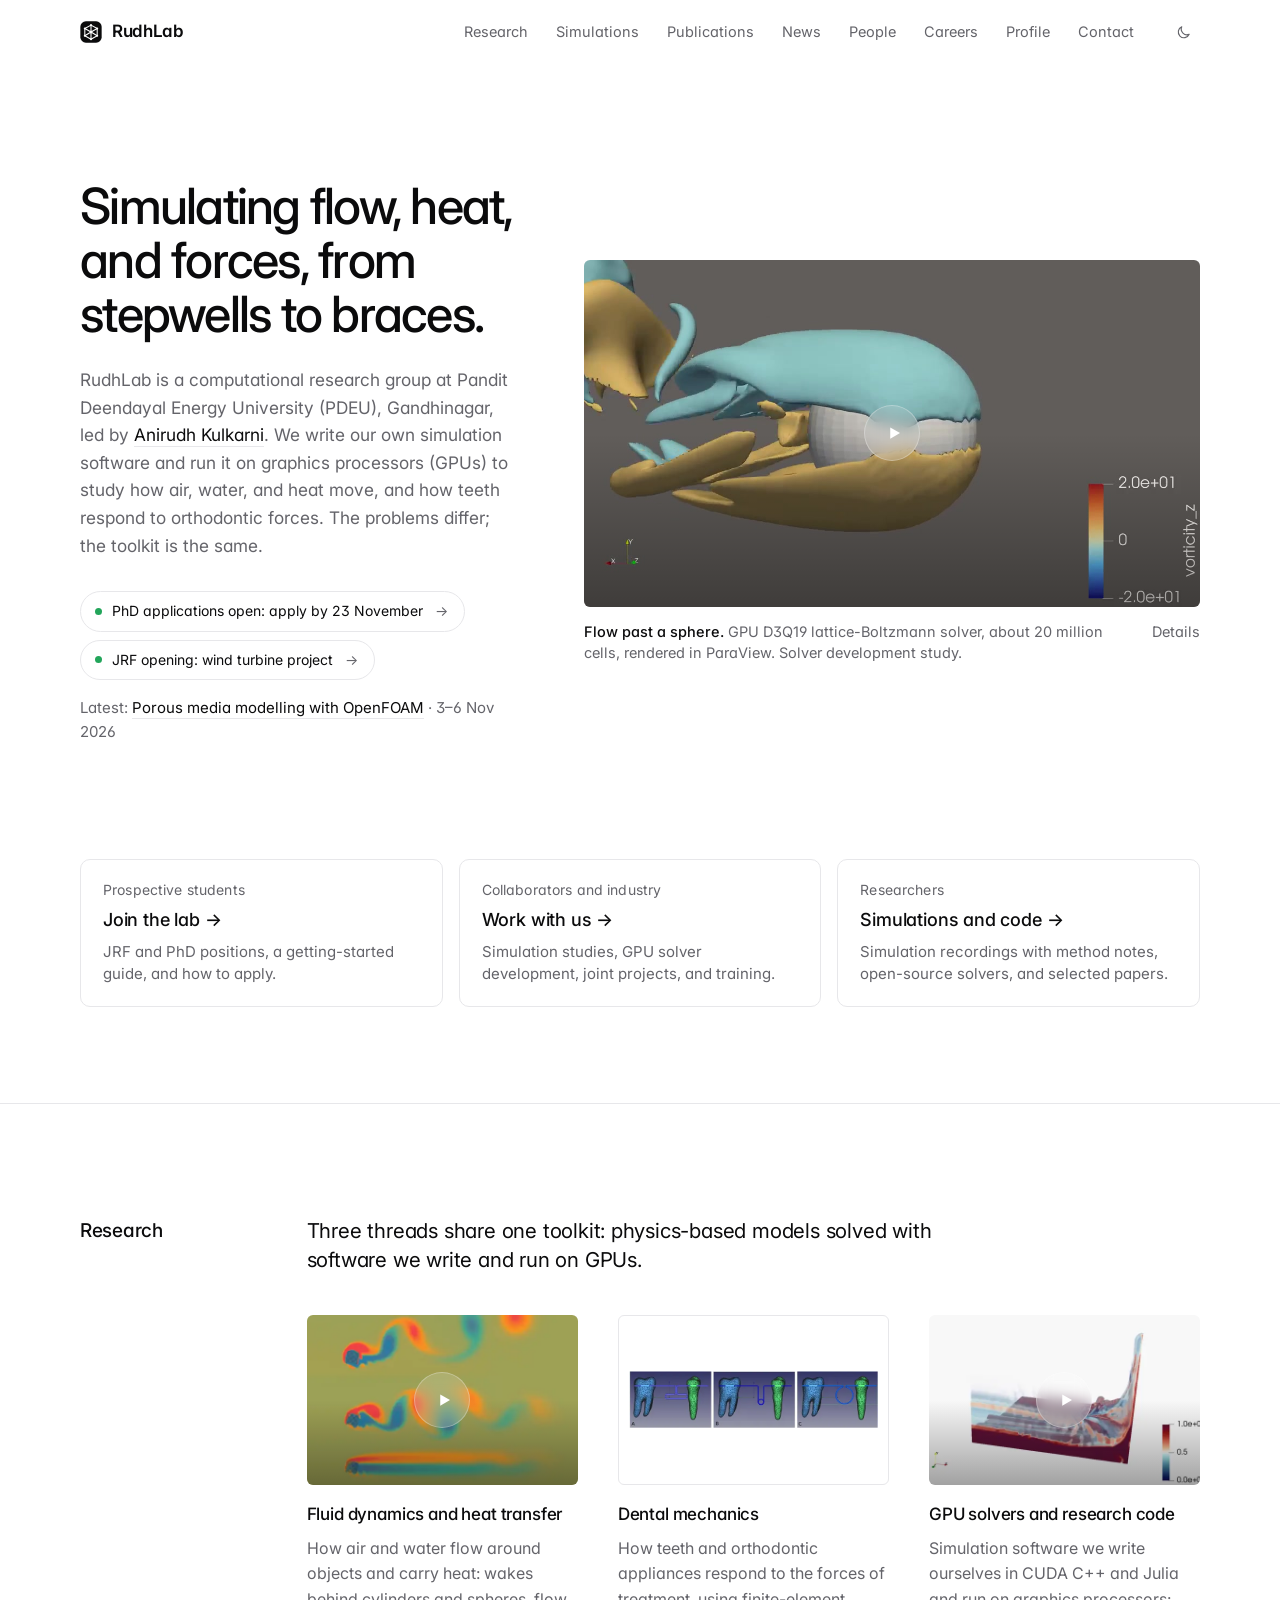
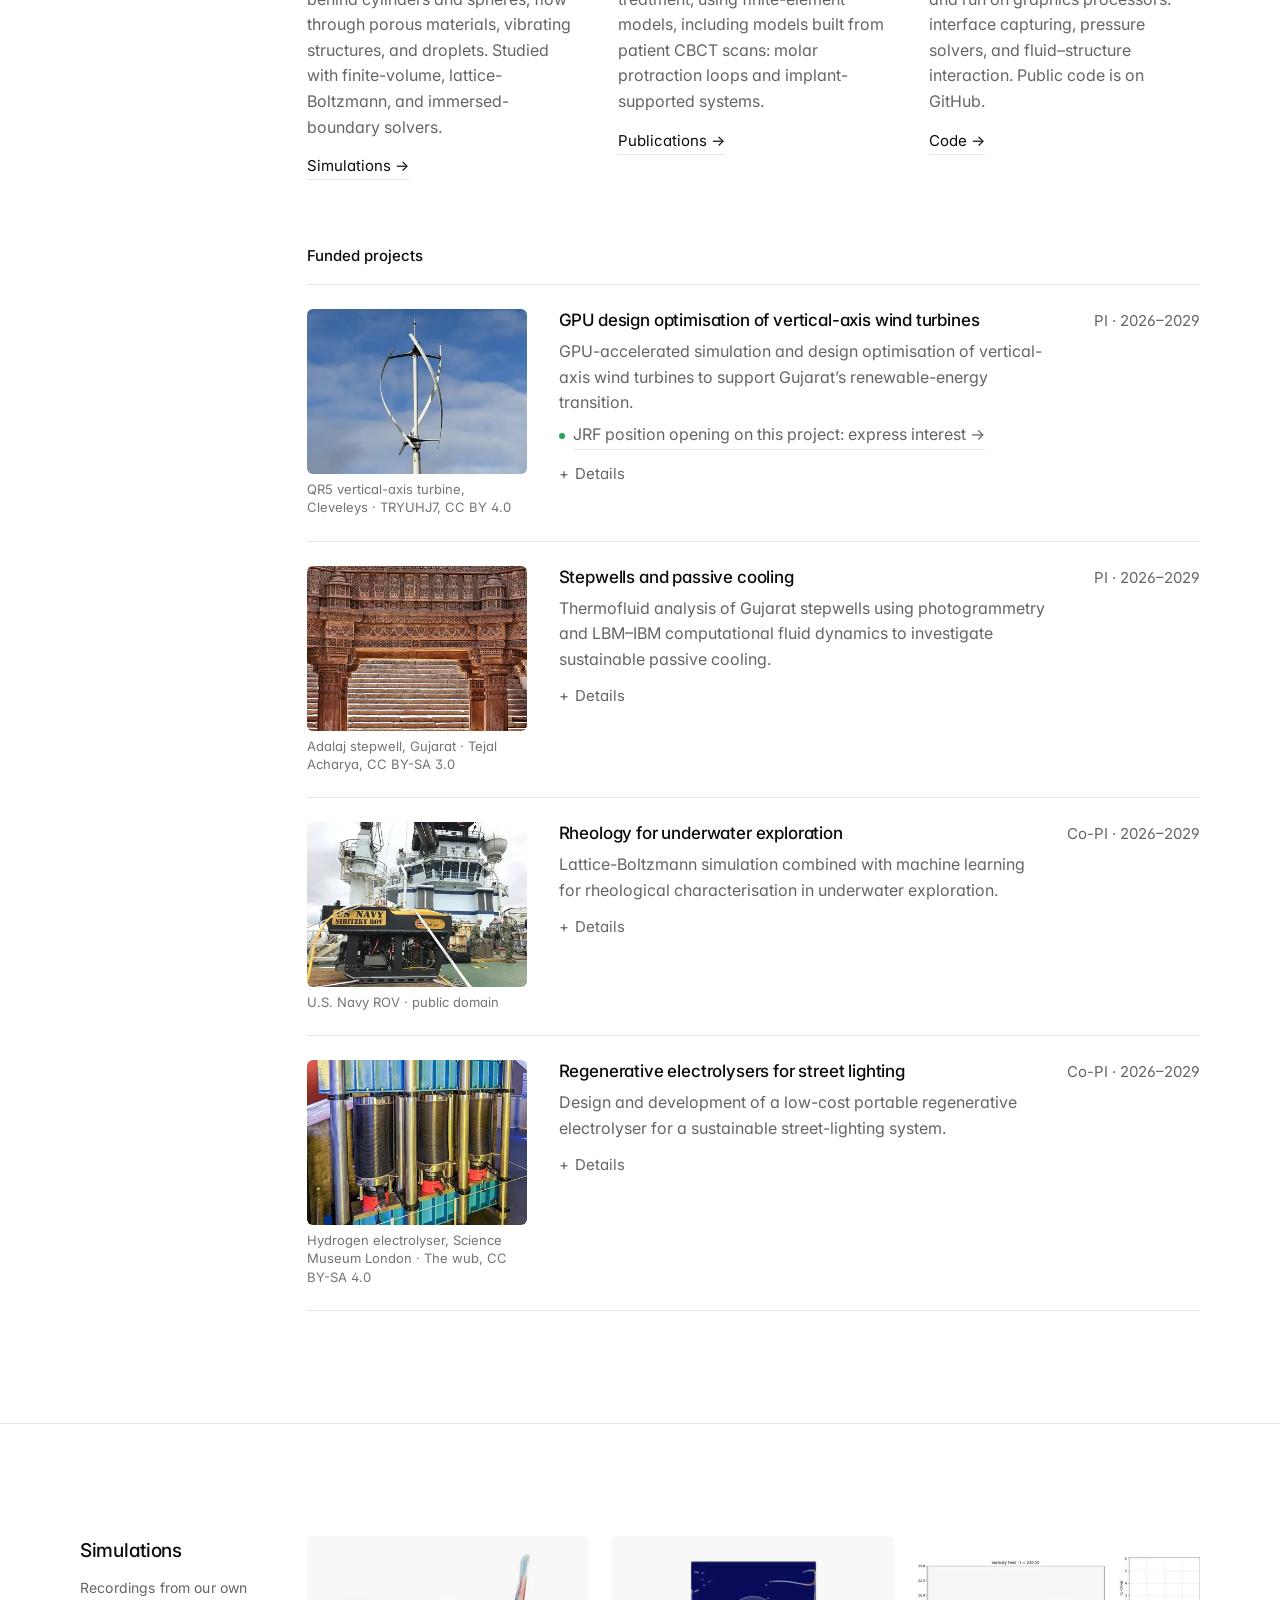
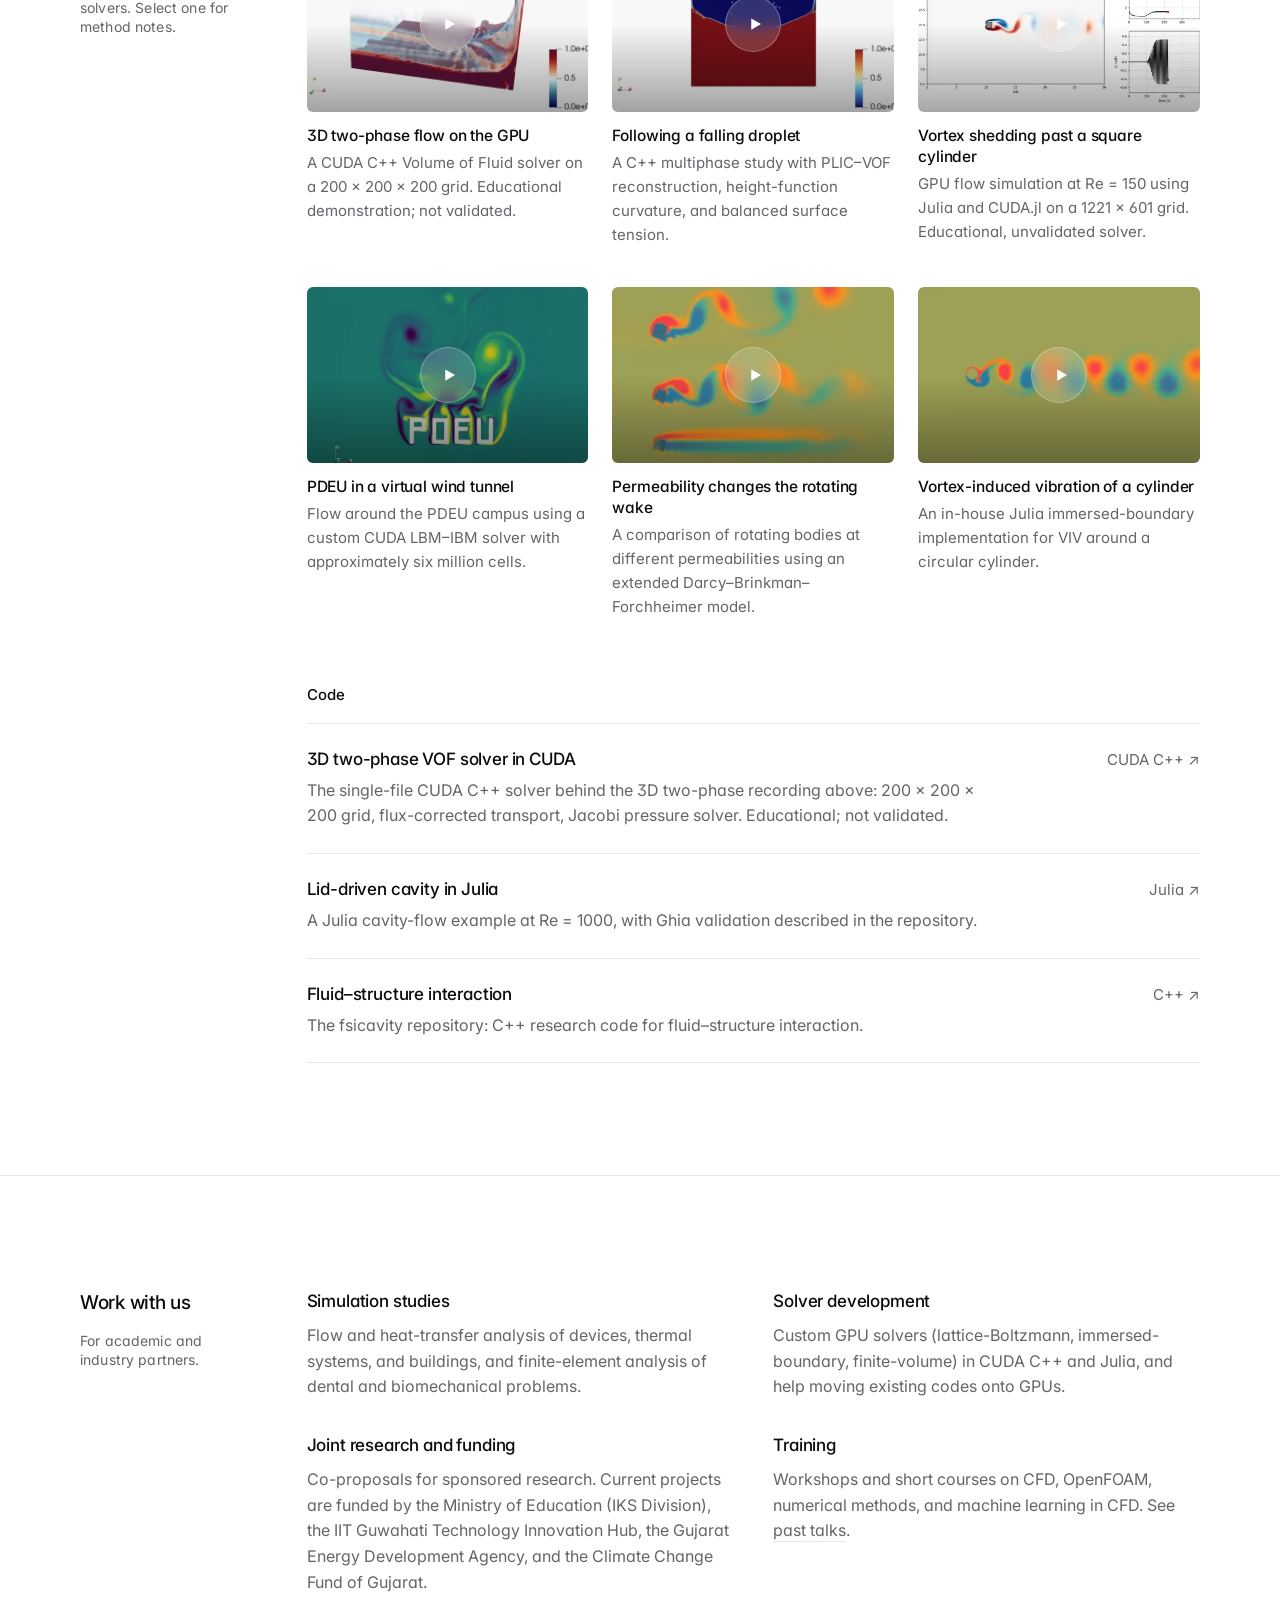
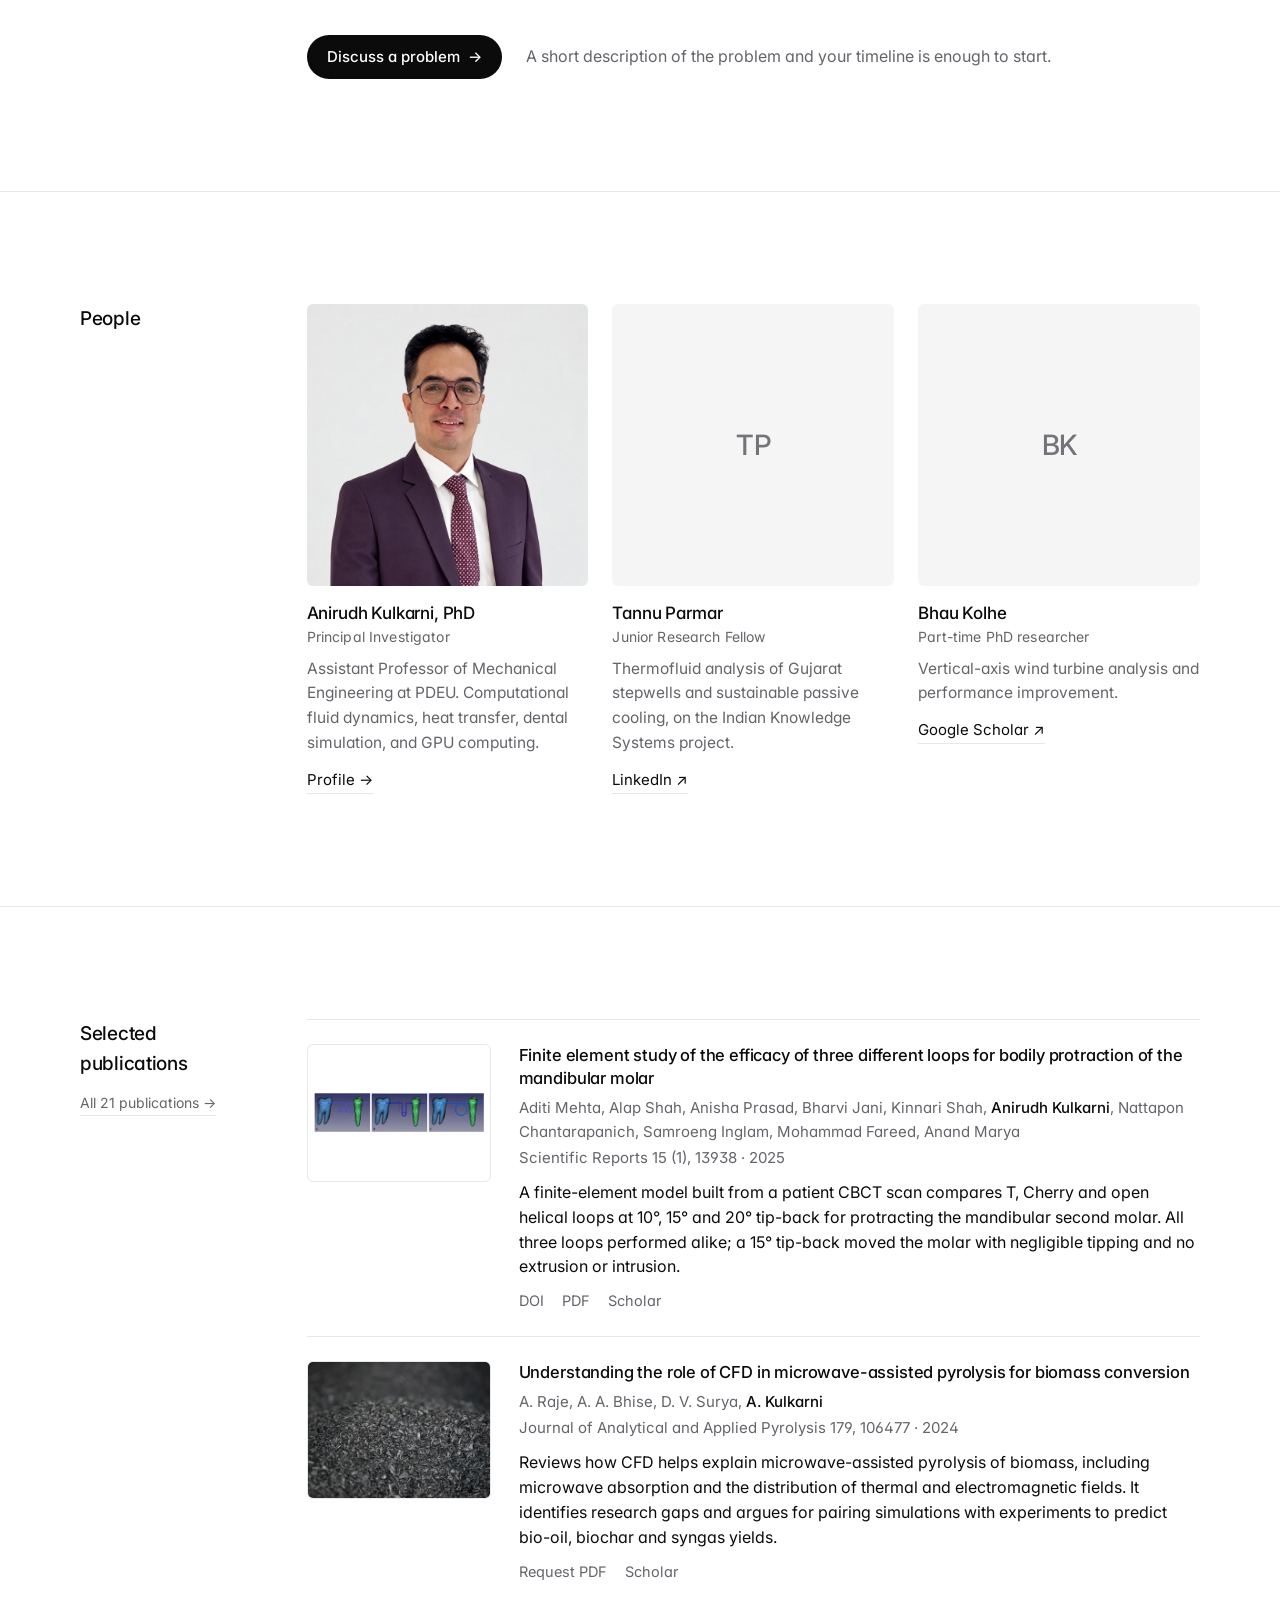
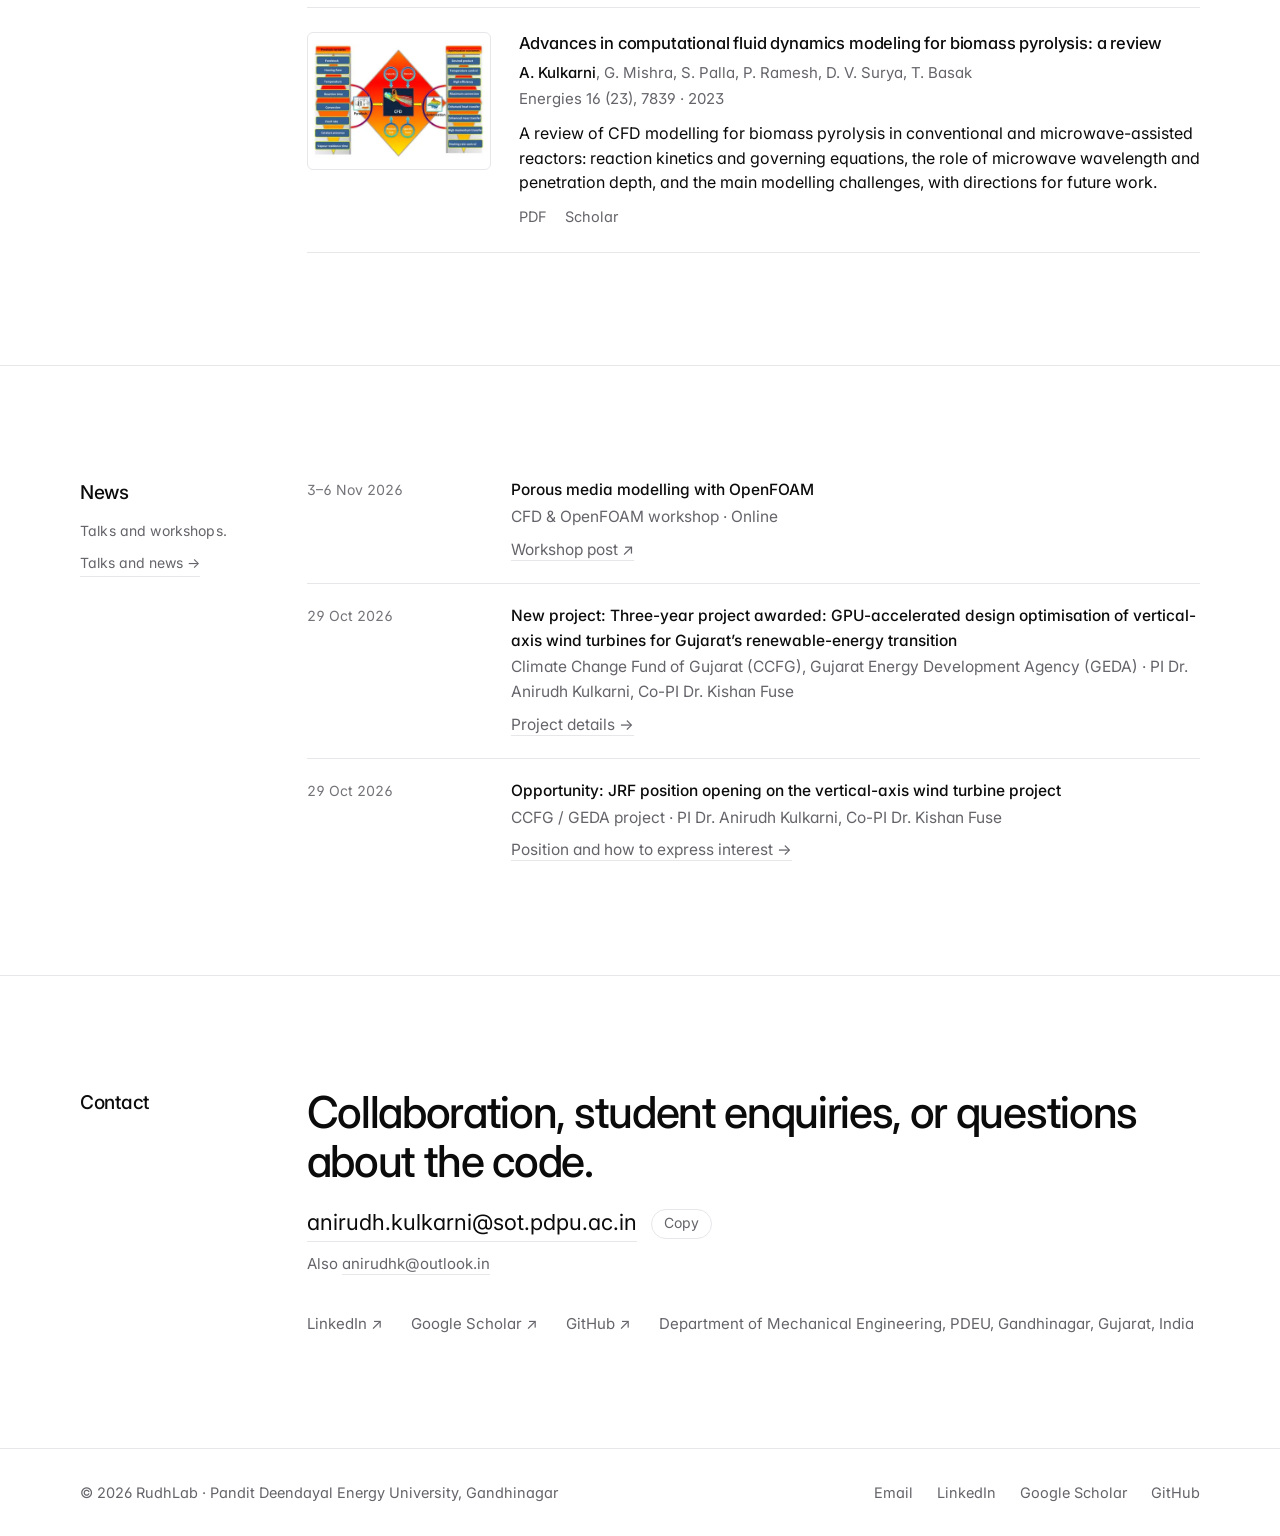
<file: index.html>
<!doctype html>
<html lang="en">
<head>
<meta charset="utf-8">
<meta name="viewport" content="width=device-width, initial-scale=1">
<meta name="description" content="RudhLab is the computational research group of Anirudh Kulkarni, PhD, at PDEU Gandhinagar: fluid dynamics, heat transfer, dental mechanics, and GPU solvers.">
<meta name="theme-color" content="#ffffff">
<title>RudhLab — Computational fluid dynamics and mechanics</title>
<link rel="canonical" href="https://rudhlab.com/">
<meta property="og:type" content="website">
<meta property="og:site_name" content="RudhLab">
<meta property="og:title" content="RudhLab — Computational fluid dynamics and mechanics">
<meta property="og:description" content="RudhLab is the computational research group of Anirudh Kulkarni, PhD, at PDEU Gandhinagar: fluid dynamics, heat transfer, dental mechanics, and GPU solvers.">
<meta property="og:url" content="https://rudhlab.com/">
<meta property="og:image" content="https://rudhlab.com/assets/og-image.jpg">
<meta property="og:image:width" content="1200">
<meta property="og:image:height" content="630">
<meta property="og:image:alt" content="RudhLab: computational fluid dynamics, heat transfer, and mechanics">
<meta name="twitter:card" content="summary_large_image">
<script type="application/ld+json">{"@context":"https://schema.org","@type":"ResearchOrganization","@id":"https://rudhlab.com/#lab","name":"RudhLab","url":"https://rudhlab.com/","logo":"https://rudhlab.com/assets/mark.svg","description":"Computational research group at Pandit Deendayal Energy University working on fluid dynamics, heat transfer, dental mechanics, and GPU solvers.","parentOrganization":{"@type":"CollegeOrUniversity","name":"Pandit Deendayal Energy University","address":{"@type":"PostalAddress","addressLocality":"Gandhinagar","addressRegion":"Gujarat","addressCountry":"IN"}},"founder":{"@id":"https://rudhlab.com/profile.html#person"},"member":[{"@id":"https://rudhlab.com/profile.html#person"},{"@type":"Person","name":"Tannu Parmar"},{"@type":"Person","name":"Bhau Kolhe"}],"email":"anirudh.kulkarni@sot.pdpu.ac.in","sameAs":["https://github.com/rudhkul"]}</script>
<link rel="preload" as="image" href="assets/media/sphere-wake.jpg" fetchpriority="high">
<link rel="icon" href="assets/mark.svg?v=20261029b" type="image/svg+xml">
<link rel="preconnect" href="https://fonts.googleapis.com">
<link rel="preconnect" href="https://fonts.gstatic.com" crossorigin>
<link rel="stylesheet" href="https://fonts.googleapis.com/css2?family=Inter:wght@400;500;600&amp;display=swap" media="print" onload="this.media='all'"><noscript><link rel="stylesheet" href="https://fonts.googleapis.com/css2?family=Inter:wght@400;500;600&amp;display=swap"></noscript>
<script src="theme.js?v=20261029b"></script>
<link rel="stylesheet" href="styles.css?v=20261029b">
<script src="content.js?v=20261029b" defer></script>
<script src="app.js?v=20261029b" defer></script>
</head>
<body>
<a class="skip" href="#main">Skip to content</a>
<header class="header"><div class="wrap">
<a class="brand" href="#" aria-label="RudhLab home"><svg viewBox="0 0 64 64" aria-hidden="true"><rect class="mark-tile" x="1" y="1" width="62" height="62" rx="16"/><g class="mark-lines" fill="none" stroke-linejoin="round"><path d="m32 12 18 10v21L32 53 14 43V22Z"/><path d="m14 22 18 10 18-10M32 32v21M32 12v20M14 43l18-11 18 11"/></g><g class="mark-nodes"><circle cx="32" cy="12" r="3"/><circle cx="14" cy="22" r="3"/><circle cx="50" cy="22" r="3"/><circle cx="32" cy="32" r="4"/><circle cx="14" cy="43" r="3"/><circle cx="50" cy="43" r="3"/><circle cx="32" cy="53" r="3"/></g></svg>RudhLab</a>
<nav class="nav" id="navigation" aria-label="Main"><a href="#research">Research</a><a href="#simulations">Simulations</a><a href="publications.html">Publications</a><a href="news.html">News</a><a href="#people">People</a><a href="careers.html">Careers</a><a href="profile.html">Profile</a><a href="#contact">Contact</a></nav>
<button class="icon-button theme-toggle" type="button" aria-label="Switch to dark mode" aria-pressed="false"><svg class="moon" viewBox="0 0 24 24" fill="none" stroke="currentColor" stroke-width="1.6" stroke-linecap="round" stroke-linejoin="round" aria-hidden="true"><path d="M20 14.5A8 8 0 0 1 9.5 4a8 8 0 1 0 10.5 10.5Z"/></svg><svg class="sun" viewBox="0 0 24 24" fill="none" stroke="currentColor" stroke-width="1.6" stroke-linecap="round" stroke-linejoin="round" aria-hidden="true"><circle cx="12" cy="12" r="4"/><path d="M12 2v2m0 16v2M2 12h2m16 0h2M4.9 4.9l1.4 1.4m11.4 11.4 1.4 1.4M4.9 19.1l1.4-1.4M17.7 6.3l1.4-1.4"/></svg></button>
<button class="icon-button menu-toggle" type="button" aria-label="Menu" aria-expanded="false" aria-controls="navigation"><svg class="open-icon" viewBox="0 0 24 24" fill="none" stroke="currentColor" stroke-width="1.6" stroke-linecap="round" stroke-linejoin="round" aria-hidden="true"><path d="M4 8h16M4 16h16"/></svg><svg class="close" viewBox="0 0 24 24" fill="none" stroke="currentColor" stroke-width="1.6" stroke-linecap="round" stroke-linejoin="round" aria-hidden="true"><path d="M6 6l12 12M18 6 6 18"/></svg></button>
</div></header>
<main id="main">
<section class="hero wrap"><div class="hero-text">
<h1>Simulating flow, heat, and forces, from stepwells to braces.</h1>
<p class="lede">RudhLab is a computational research group at Pandit Deendayal Energy University (PDEU), Gandhinagar, led by <a class="link" href="profile.html">Anirudh Kulkarni</a>. We write our own simulation software and run it on graphics processors (GPUs) to study how air, water, and heat move, and how teeth respond to orthodontic forces. The problems differ; the toolkit is the same.</p>
<div class="notices"><a class="notice" href="phd-january-2027.html"><span class="dot" aria-hidden="true"></span>PhD applications open: apply by 23 November<span class="muted arrow">→</span></a><a class="notice" href="careers.html#positions"><span class="dot" aria-hidden="true"></span>JRF opening: wind turbine project<span class="muted arrow">→</span></a></div>
<p class="latest" id="latest" hidden></p>
</div>
<figure class="featured">
<div class="player" data-player><video preload="none" playsinline loop muted poster="assets/media/sphere-wake.jpg" aria-label="Three-dimensional vortex structures in the wake of a sphere"><source src="assets/media/sphere-wake.mp4" type="video/mp4"></video><button class="play" type="button" aria-label="Play: flow past a sphere"><span><svg viewBox="0 0 24 24" fill="currentColor" aria-hidden="true"><path d="M7 4.5v15l13-7.5z"/></svg></span></button></div>
<figcaption><span><strong>Flow past a sphere.</strong> <span class="muted">GPU D3Q19 lattice-Boltzmann solver, about 20 million cells, rendered in ParaView. Solver development study.</span></span><button type="button" data-study="sphere-wake">Details</button></figcaption>
</figure>
</section>
<nav class="paths wrap" aria-label="Start here">
<a href="careers.html"><span class="label">Prospective students</span><strong>Join the lab <span class="arrow">→</span></strong><span class="muted">JRF and PhD positions, a getting-started guide, and how to apply.</span></a>
<a href="#work-with-us"><span class="label">Collaborators and industry</span><strong>Work with us <span class="arrow">→</span></strong><span class="muted">Simulation studies, GPU solver development, joint projects, and training.</span></a>
<a href="#simulations"><span class="label">Researchers</span><strong>Simulations and code <span class="arrow">→</span></strong><span class="muted">Simulation recordings with method notes, open-source solvers, and selected papers.</span></a>
</nav>
<section class="section" id="research"><div class="wrap section-grid"><div class="section-head"><h2>Research</h2></div><div><p class="intro">Three threads share one toolkit: physics-based models solved with software we write and run on GPUs.</p><div class="areas"><div><button class="area-media" type="button" data-study="porous-body-rotation" aria-label="Vortex shedding behind rotating porous bodies. Open video and notes"><span class="player"><img src="assets/media/porous-body-rotation.jpg" srcset="assets/media/porous-body-rotation.640.webp 640w, assets/media/porous-body-rotation.webp 1280w" sizes="(max-width:960px) min(480px, calc(100vw - 32px)), 300px" alt="" width="1280" height="720" loading="lazy" decoding="async"><span class="play" aria-hidden="true"><span><svg viewBox="0 0 24 24" fill="currentColor" aria-hidden="true"><path d="M7 4.5v15l13-7.5z"/></svg></span></span></span></button><h3>Fluid dynamics and heat transfer</h3><p>How air and water flow around objects and carry heat: wakes behind cylinders and spheres, flow through porous materials, vibrating structures, and droplets. Studied with finite-volume, lattice-Boltzmann, and immersed-boundary solvers.</p><a class="link" href="#simulations">Simulations <span class="arrow">→</span></a></div><div><figure class="area-media figure"><img src="assets/research/dental-fem.jpg" srcset="assets/research/dental-fem.640.webp 640w, assets/research/dental-fem.webp 1200w" sizes="(max-width:960px) min(480px, calc(100vw - 32px)), 300px" alt="Finite-element models of a mandibular molar with T, Cherry and open helical protraction loops." title="Figure 1, Mehta et al., Scientific Reports (2025), CC BY-NC-ND 4.0" width="1200" height="276" loading="lazy" decoding="async"></figure><h3>Dental mechanics</h3><p>How teeth and orthodontic appliances respond to the forces of treatment, using finite-element models, including models built from patient CBCT scans: molar protraction loops and implant-supported systems.</p><a class="link" href="publications.html">Publications <span class="arrow">→</span></a></div><div><button class="area-media" type="button" data-study="cuda-two-phase" aria-label="3D two-phase flow on the GPU. Open video and notes"><span class="player"><img src="assets/media/cuda-two-phase.jpg" srcset="assets/media/cuda-two-phase.640.webp 640w, assets/media/cuda-two-phase.webp 1280w" sizes="(max-width:960px) min(480px, calc(100vw - 32px)), 300px" alt="" width="1280" height="720" loading="lazy" decoding="async"><span class="play" aria-hidden="true"><span><svg viewBox="0 0 24 24" fill="currentColor" aria-hidden="true"><path d="M7 4.5v15l13-7.5z"/></svg></span></span></span></button><h3>GPU solvers and research code</h3><p>Simulation software we write ourselves in CUDA C++ and Julia and run on graphics processors: interface capturing, pressure solvers, and fluid–structure interaction. Public code is on GitHub.</p><a class="link" href="#code">Code <span class="arrow">→</span></a></div></div><h3 class="subhead" id="projects">Funded projects</h3><div class="rows"><article class="project"><figure><img src="assets/projects/vawt.jpg" srcset="assets/projects/vawt.400.webp 400w, assets/projects/vawt.webp 720w" sizes="(max-width:760px) min(420px, calc(100vw - 32px)), 220px" alt="A helical Darrieus vertical-axis wind turbine on a mast against a blue sky." width="720" height="540" loading="lazy" decoding="async"><figcaption><a href="https://commons.wikimedia.org/wiki/File:QR5_Vertical_Axis_Wind_Turbine,_Cleveleys.jpg" target="_blank" rel="noopener noreferrer">QR5 vertical-axis turbine, Cleveleys · TRYUHJ7, CC BY 4.0</a></figcaption></figure><div class="row"><h3>GPU design optimisation of vertical-axis wind turbines</h3><span class="meta">PI · 2026–2029</span><p>GPU-accelerated simulation and design optimisation of vertical-axis wind turbines to support Gujarat&rsquo;s renewable-energy transition.</p><p class="status"><a class="link" href="careers.html#positions">JRF position opening on this project: express interest <span class="arrow">→</span></a></p><details><summary>Details</summary><dl><dt>Full title</dt><dd>GPU-Accelerated Design Optimization of Vertical Axis Wind Turbines (VAWT) for Gujarat&rsquo;s Renewable Energy Transition</dd><dt>Funding</dt><dd>Climate Change Fund of Gujarat (CCFG), through the Gujarat Energy Development Agency (GEDA)</dd><dt>Duration</dt><dd>Three years</dd><dt>Principal Investigator</dt><dd>Dr. Anirudh Kulkarni</dd><dt>Co-Principal Investigator</dt><dd>Dr. Kishan Fuse</dd><dt>Research fellow</dt><dd>JRF position opening: <a class="link" href="careers.html#positions">express interest</a></dd></dl></details></div></article><article class="project"><figure><img src="assets/projects/stepwells.jpg" srcset="assets/projects/stepwells.400.webp 400w, assets/projects/stepwells.webp 720w" sizes="(max-width:760px) min(420px, calc(100vw - 32px)), 220px" alt="Adalaj stepwell near Gandhinagar, Gujarat: stepped galleries descending to the water." width="720" height="540" loading="lazy" decoding="async"><figcaption><a href="https://commons.wikimedia.org/wiki/File:Adalaj_Vav_01.jpg" target="_blank" rel="noopener noreferrer">Adalaj stepwell, Gujarat · Tejal Acharya, CC BY-SA 3.0</a></figcaption></figure><div class="row"><h3>Stepwells and passive cooling</h3><span class="meta">PI · 2026–2029</span><p>Thermofluid analysis of Gujarat stepwells using photogrammetry and LBM–IBM computational fluid dynamics to investigate sustainable passive cooling.</p><details><summary>Details</summary><dl><dt>Full title</dt><dd>Thermofluid Analysis of Selected Stepwells from the Region of Gujarat (Vapi): Validating Aparajitaprccha Typologies using Photogrammetry and LBM–IBM CFD for Sustainable Passive Cooling</dd><dt>Funding</dt><dd>Indian Knowledge Systems Division, Ministry of Education, Government of India</dd><dt>Principal Investigator</dt><dd>Dr. Anirudh Kulkarni</dd><dt>Co-Principal Investigator</dt><dd>Dr. Kishan Fuse</dd><dt>Research fellow</dt><dd>Tannu Parmar, JRF</dd></dl></details></div></article><article class="project"><figure><img src="assets/projects/underwater.jpg" srcset="assets/projects/underwater.400.webp 400w, assets/projects/underwater.webp 720w" sizes="(max-width:760px) min(420px, calc(100vw - 32px)), 220px" alt="A remotely operated underwater vehicle on the deck of a support ship." width="720" height="540" loading="lazy" decoding="async"><figcaption><a href="https://commons.wikimedia.org/wiki/File:A_remotely_operated_underwater_vehicle_operated_by_the_U.S._Navy%E2%80%99s_Undersea_Rescue_Command._(38526121546).jpg" target="_blank" rel="noopener noreferrer">U.S. Navy ROV · public domain</a></figcaption></figure><div class="row"><h3>Rheology for underwater exploration</h3><span class="meta">Co-PI · 2026–2029</span><p>Lattice-Boltzmann simulation combined with machine learning for rheological characterisation in underwater exploration.</p><details><summary>Details</summary><dl><dt>Full title</dt><dd>LBM–ML Rheological Characterisation for Underwater Exploration</dd><dt>Funding</dt><dd>IIT Guwahati Technology Innovation Hub</dd><dt>Principal Investigator</dt><dd>Dr. Vivek Jaiswal</dd><dt>Co-Principal Investigator</dt><dd>Dr. Anirudh Kulkarni</dd></dl></details></div></article><article class="project"><figure><img src="assets/projects/electrolyser.jpg" srcset="assets/projects/electrolyser.400.webp 400w, assets/projects/electrolyser.webp 720w" sizes="(max-width:760px) min(420px, calc(100vw - 32px)), 220px" alt="A stacked hydrogen electrolyser on display." width="720" height="540" loading="lazy" decoding="async"><figcaption><a href="https://commons.wikimedia.org/wiki/File:Hydrogen_electrolyser_-_Science_Museum,_London.jpg" target="_blank" rel="noopener noreferrer">Hydrogen electrolyser, Science Museum London · The wub, CC BY-SA 4.0</a></figcaption></figure><div class="row"><h3>Regenerative electrolysers for street lighting</h3><span class="meta">Co-PI · 2026–2029</span><p>Design and development of a low-cost portable regenerative electrolyser for a sustainable street-lighting system.</p><details><summary>Details</summary><dl><dt>Funding</dt><dd>Gujarat Energy Development Agency</dd><dt>Principal Investigator</dt><dd>Dr. Rohit Srivastava</dd><dt>Co-Principal Investigator</dt><dd>Dr. Anirudh Kulkarni</dd></dl></details></div></article></div></div></div></section>
<section class="section" id="simulations"><div class="wrap section-grid"><div class="section-head"><h2>Simulations</h2><p class="label">Recordings from our own solvers. Select one for method notes.</p></div><div><div class="sims" id="sims"></div><h3 class="subhead" id="code">Code</h3><div class="rows" id="code-list"></div></div></div></section>
<section class="section" id="work-with-us"><div class="wrap section-grid"><div class="section-head"><h2>Work with us</h2><p class="label">For academic and industry partners.</p></div><div><div class="offers"><div><h3>Simulation studies</h3><p>Flow and heat-transfer analysis of devices, thermal systems, and buildings, and finite-element analysis of dental and biomechanical problems.</p></div><div><h3>Solver development</h3><p>Custom GPU solvers (lattice-Boltzmann, immersed-boundary, finite-volume) in CUDA C++ and Julia, and help moving existing codes onto GPUs.</p></div><div><h3>Joint research and funding</h3><p>Co-proposals for sponsored research. Current projects are funded by the Ministry of Education (IKS Division), the IIT Guwahati Technology Innovation Hub, the Gujarat Energy Development Agency, and the Climate Change Fund of Gujarat.</p></div><div><h3>Training</h3><p>Workshops and short courses on CFD, OpenFOAM, numerical methods, and machine learning in CFD. See <a class="link" href="news.html">past talks</a>.</p></div></div><p class="apply"><a class="cta" href="mailto:anirudh.kulkarni@sot.pdpu.ac.in?subject=Collaboration%20enquiry%20%E2%80%94%20RudhLab">Discuss a problem <span class="arrow">→</span></a><span class="muted">A short description of the problem and your timeline is enough to start.</span></p></div></div></section>
<section class="section" id="people"><div class="wrap section-grid"><div class="section-head"><h2>People</h2></div><div><div class="people">
<article class="person"><div class="avatar"><img src="assets/anirudh-kulkarni.jpg?v=20261029b" alt="Portrait of Anirudh Kulkarni" width="720" height="730" loading="lazy"></div><h3>Anirudh Kulkarni, PhD</h3><p class="label">Principal Investigator</p><p>Assistant Professor of Mechanical Engineering at PDEU. Computational fluid dynamics, heat transfer, dental simulation, and GPU computing.</p><a class="link" href="profile.html">Profile <span class="arrow">→</span></a></article>
<article class="person"><div class="avatar" aria-hidden="true">TP</div><h3>Tannu Parmar</h3><p class="label">Junior Research Fellow</p><p>Thermofluid analysis of Gujarat stepwells and sustainable passive cooling, on the Indian Knowledge Systems project.</p><a class="link" href="https://www.linkedin.com/in/tannu-parmar-130b2a20a/" target="_blank" rel="noopener noreferrer">LinkedIn <span class="arrow">↗</span></a></article>
<article class="person"><div class="avatar" aria-hidden="true">BK</div><h3>Bhau Kolhe</h3><p class="label">Part-time PhD researcher</p><p>Vertical-axis wind turbine analysis and performance improvement.</p><a class="link" href="https://scholar.google.com/citations?user=wgav1qcAAAAJ&amp;hl=en" target="_blank" rel="noopener noreferrer">Google Scholar <span class="arrow">↗</span></a></article>
</div></div></div></section>
<section class="section" id="publications"><div class="wrap section-grid"><div class="section-head"><h2>Selected publications</h2><a class="link" href="publications.html">All 21 publications <span class="arrow">→</span></a></div><div><div class="pubs"><article class="pub" data-type="journal"><figure class="pub-thumb"><img src="assets/publications/pub-17.jpg" srcset="assets/publications/pub-17.400.webp 400w, assets/publications/pub-17.webp 720w" sizes="(max-width:560px) calc(100vw - 32px), (max-width:760px) 120px, 184px" alt="Finite-element models of the molar with the T loop, Cherry loop and open helical loop." title="Figure 1, Mehta et al., Scientific Reports (2025), CC BY-NC-ND 4.0" width="720" height="166" loading="lazy" decoding="async"></figure><div class="pub-body"><h3><a href="https://doi.org/10.1038/s41598-025-94627-5" target="_blank" rel="noopener noreferrer">Finite element study of the efficacy of three different loops for bodily protraction of the mandibular molar</a></h3><p class="authors">Aditi Mehta, Alap Shah, Anisha Prasad, Bharvi Jani, Kinnari Shah, <strong>Anirudh Kulkarni</strong>, Nattapon Chantarapanich, Samroeng Inglam, Mohammad Fareed, Anand Marya</p><p class="venue">Scientific Reports 15 (1), 13938 · 2025</p><p class="summary">A finite-element model built from a patient CBCT scan compares T, Cherry and open helical loops at 10°, 15° and 20° tip-back for protracting the mandibular second molar. All three loops performed alike; a 15° tip-back moved the molar with negligible tipping and no extrusion or intrusion.</p><p class="links"><a href="https://doi.org/10.1038/s41598-025-94627-5" target="_blank" rel="noopener noreferrer">DOI</a><a href="https://www.nature.com/articles/s41598-025-94627-5.pdf" target="_blank" rel="noopener noreferrer">PDF</a><a href="https://scholar.google.com/citations?view_op=view_citation&amp;hl=en&amp;user=WoYtYLwAAAAJ&amp;pagesize=100&amp;citation_for_view=WoYtYLwAAAAJ:7PzlFSSx8tAC" target="_blank" rel="noopener noreferrer">Scholar</a></p></div></article><article class="pub" data-type="journal"><figure class="pub-thumb photo"><img src="assets/publications/pub-15.jpg" srcset="assets/publications/pub-15.400.webp 400w, assets/publications/pub-15.webp 720w" sizes="(max-width:560px) calc(100vw - 32px), (max-width:760px) 120px, 184px" alt="A pile of biochar." title="Illustrative photo: Oregon Department of Forestry, Wikimedia Commons, CC BY 2.0" width="720" height="540" loading="lazy" decoding="async"></figure><div class="pub-body"><h3><a href="https://scholar.google.com/citations?view_op=view_citation&amp;hl=en&amp;user=WoYtYLwAAAAJ&amp;pagesize=100&amp;citation_for_view=WoYtYLwAAAAJ:aqlVkmm33-oC" target="_blank" rel="noopener noreferrer">Understanding the role of CFD in microwave-assisted pyrolysis for biomass conversion</a></h3><p class="authors">A. Raje, A. A. Bhise, D. V. Surya, <strong>A. Kulkarni</strong></p><p class="venue">Journal of Analytical and Applied Pyrolysis 179, 106477 · 2024</p><p class="summary">Reviews how CFD helps explain microwave-assisted pyrolysis of biomass, including microwave absorption and the distribution of thermal and electromagnetic fields. It identifies research gaps and argues for pairing simulations with experiments to predict bio-oil, biochar and syngas yields.</p><p class="links"><a href="mailto:anirudh.kulkarni@sot.pdpu.ac.in?subject=PDF%20request%3A%20Understanding%20the%20role%20of%20CFD%20in%20microwave-assisted%20pyrolysis%20for%20biomass%20conversion">Request PDF</a><a href="https://scholar.google.com/citations?view_op=view_citation&amp;hl=en&amp;user=WoYtYLwAAAAJ&amp;pagesize=100&amp;citation_for_view=WoYtYLwAAAAJ:aqlVkmm33-oC" target="_blank" rel="noopener noreferrer">Scholar</a></p></div></article><article class="pub" data-type="journal"><figure class="pub-thumb"><img src="assets/publications/pub-13.jpg" srcset="assets/publications/pub-13.400.webp 400w, assets/publications/pub-13.webp 720w" sizes="(max-width:560px) calc(100vw - 32px), (max-width:760px) 120px, 184px" alt="Diagram linking pyrolysis variables, CFD quantities and optimisation outcomes." title="Figure 1, Kulkarni et al., Energies (2023), CC BY 4.0" width="720" height="483" loading="lazy" decoding="async"></figure><div class="pub-body"><h3><a href="https://scholar.google.com/citations?view_op=view_citation&amp;hl=en&amp;user=WoYtYLwAAAAJ&amp;pagesize=100&amp;citation_for_view=WoYtYLwAAAAJ:qxL8FJ1GzNcC" target="_blank" rel="noopener noreferrer">Advances in computational fluid dynamics modeling for biomass pyrolysis: a review</a></h3><p class="authors"><strong>A. Kulkarni</strong>, G. Mishra, S. Palla, P. Ramesh, D. V. Surya, T. Basak</p><p class="venue">Energies 16 (23), 7839 · 2023</p><p class="summary">A review of CFD modelling for biomass pyrolysis in conventional and microwave-assisted reactors: reaction kinetics and governing equations, the role of microwave wavelength and penetration depth, and the main modelling challenges, with directions for future work.</p><p class="links"><a href="https://www.mdpi.com/1996-1073/16/23/7839/pdf" target="_blank" rel="noopener noreferrer">PDF</a><a href="https://scholar.google.com/citations?view_op=view_citation&amp;hl=en&amp;user=WoYtYLwAAAAJ&amp;pagesize=100&amp;citation_for_view=WoYtYLwAAAAJ:qxL8FJ1GzNcC" target="_blank" rel="noopener noreferrer">Scholar</a></p></div></article></div></div></div></section>
<section class="section" id="news"><div class="wrap section-grid"><div class="section-head"><h2>News</h2><p class="label">Talks and workshops.</p><a class="link" href="news.html">Talks and news <span class="arrow">→</span></a></div><div><div class="news" id="news-latest"></div></div></div></section>
<section class="section" id="contact"><div class="wrap section-grid"><div class="section-head"><h2>Contact</h2></div><div><div class="contact"><h2>Collaboration, student enquiries, or questions about the code.</h2><p class="email-line"><a class="big link" id="contact-primary" href="mailto:anirudh.kulkarni@sot.pdpu.ac.in">anirudh.kulkarni@sot.pdpu.ac.in</a><button type="button" class="copy" data-copy="anirudh.kulkarni@sot.pdpu.ac.in" aria-label="Copy email address">Copy</button></p><p class="alt-email">Also <a class="link" href="mailto:anirudhk@outlook.in">anirudhk@outlook.in</a></p><ul><li><a href="https://www.linkedin.com/in/anik/" target="_blank" rel="noopener noreferrer">LinkedIn ↗</a></li><li><a href="https://scholar.google.com/citations?user=WoYtYLwAAAAJ&amp;hl=en" target="_blank" rel="noopener noreferrer">Google Scholar ↗</a></li><li><a href="https://github.com/rudhkul" target="_blank" rel="noopener noreferrer">GitHub ↗</a></li><li>Department of Mechanical Engineering, PDEU, Gandhinagar, Gujarat, India</li></ul></div></div></div></section>
<dialog id="study-dialog" aria-labelledby="dialog-title"><button class="dialog-close" type="button" aria-label="Close"><svg viewBox="0 0 24 24" fill="none" stroke="currentColor" stroke-width="1.6" stroke-linecap="round" stroke-linejoin="round" aria-hidden="true" stroke-width="2"><path d="M6 6l12 12M18 6 6 18"/></svg></button><div id="dialog-media"></div><div class="dialog-body"><h2 id="dialog-title"></h2><p id="dialog-description"></p><aside><div><span>Method</span><p id="dialog-method"></p></div><div><span>Recording</span><p id="dialog-label"></p></div><a class="link" id="dialog-link" target="_blank" rel="noopener noreferrer">Original post <span class="arrow">↗</span></a></aside></div></dialog>
</main>
<footer class="footer"><div class="wrap">
<p>© <span id="year">2026</span> RudhLab · Pandit Deendayal Energy University, Gandhinagar</p>
<nav aria-label="Elsewhere"><a href="mailto:anirudh.kulkarni@sot.pdpu.ac.in">Email</a><a href="https://www.linkedin.com/in/anik/" target="_blank" rel="noopener noreferrer">LinkedIn</a><a href="https://scholar.google.com/citations?user=WoYtYLwAAAAJ&amp;hl=en" target="_blank" rel="noopener noreferrer">Google Scholar</a><a href="https://github.com/rudhkul" target="_blank" rel="noopener noreferrer">GitHub</a></nav>
</div></footer>
</body>
</html>
</file>
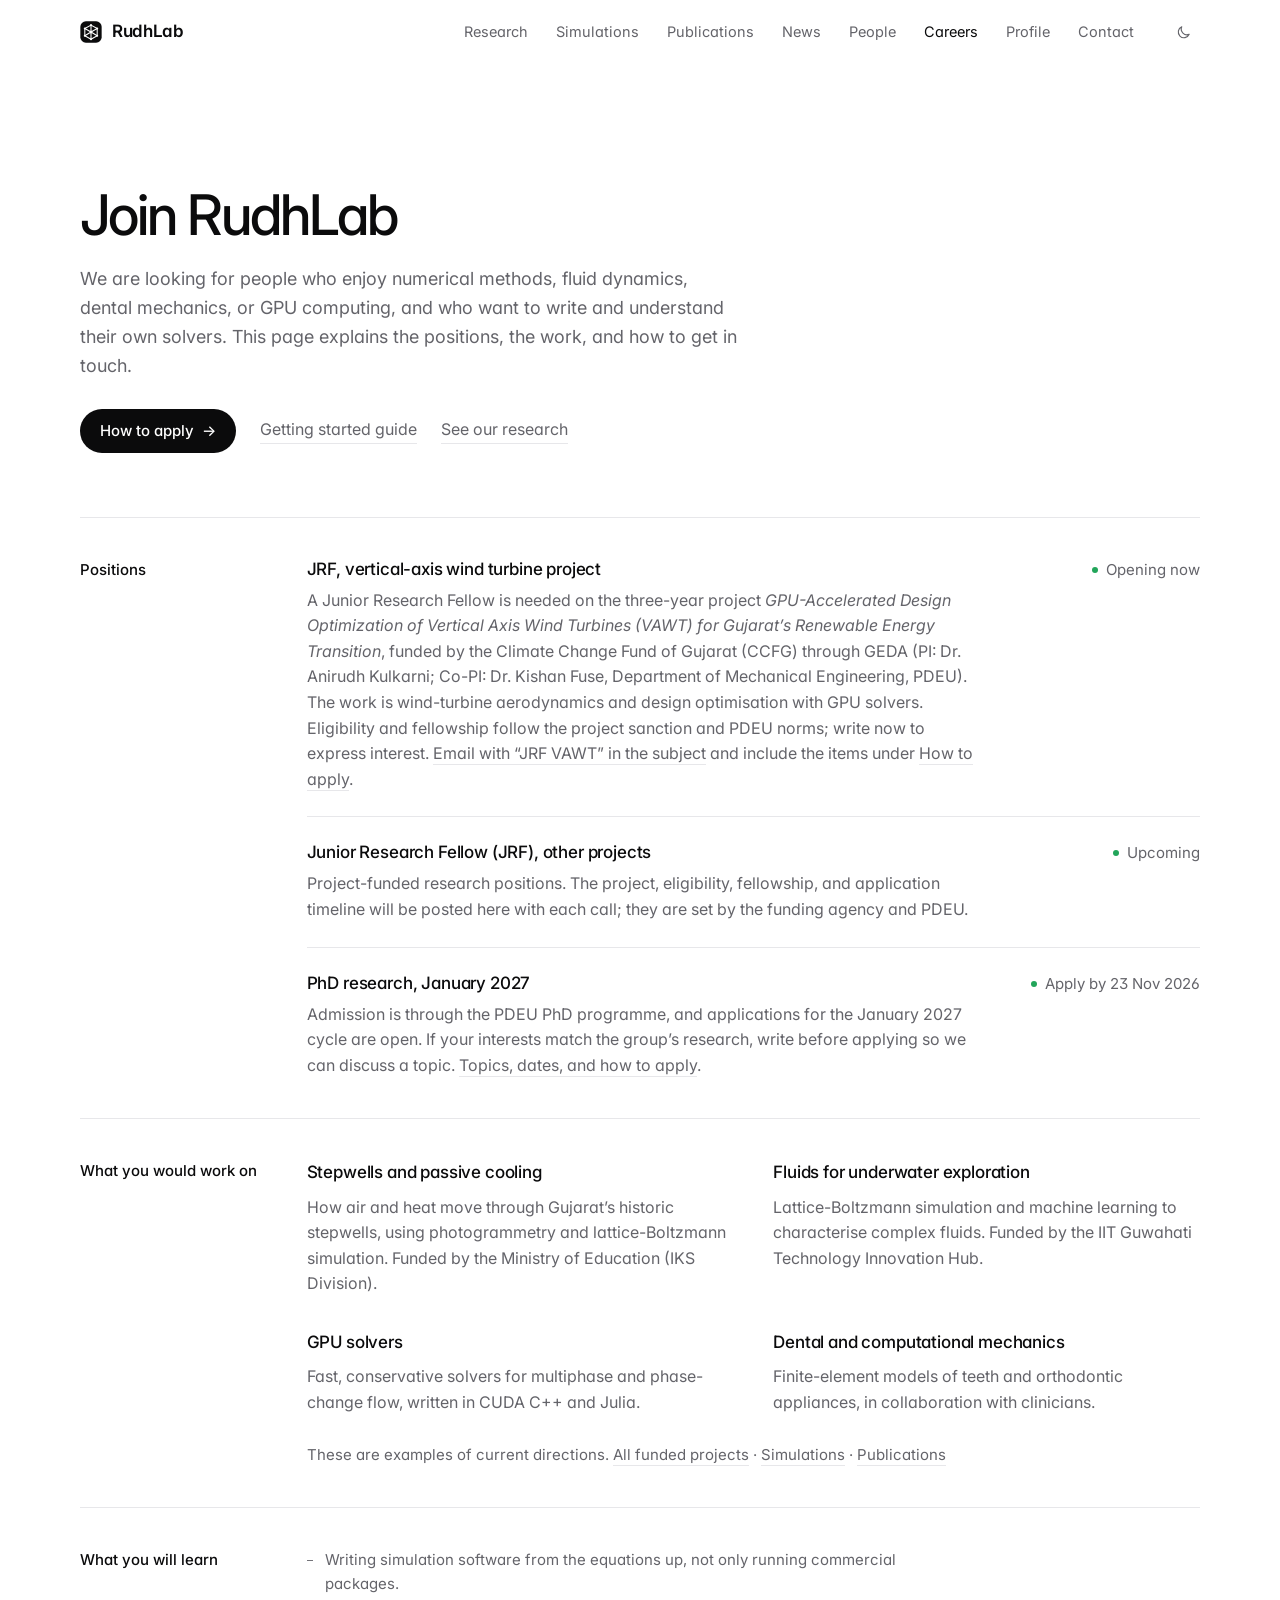
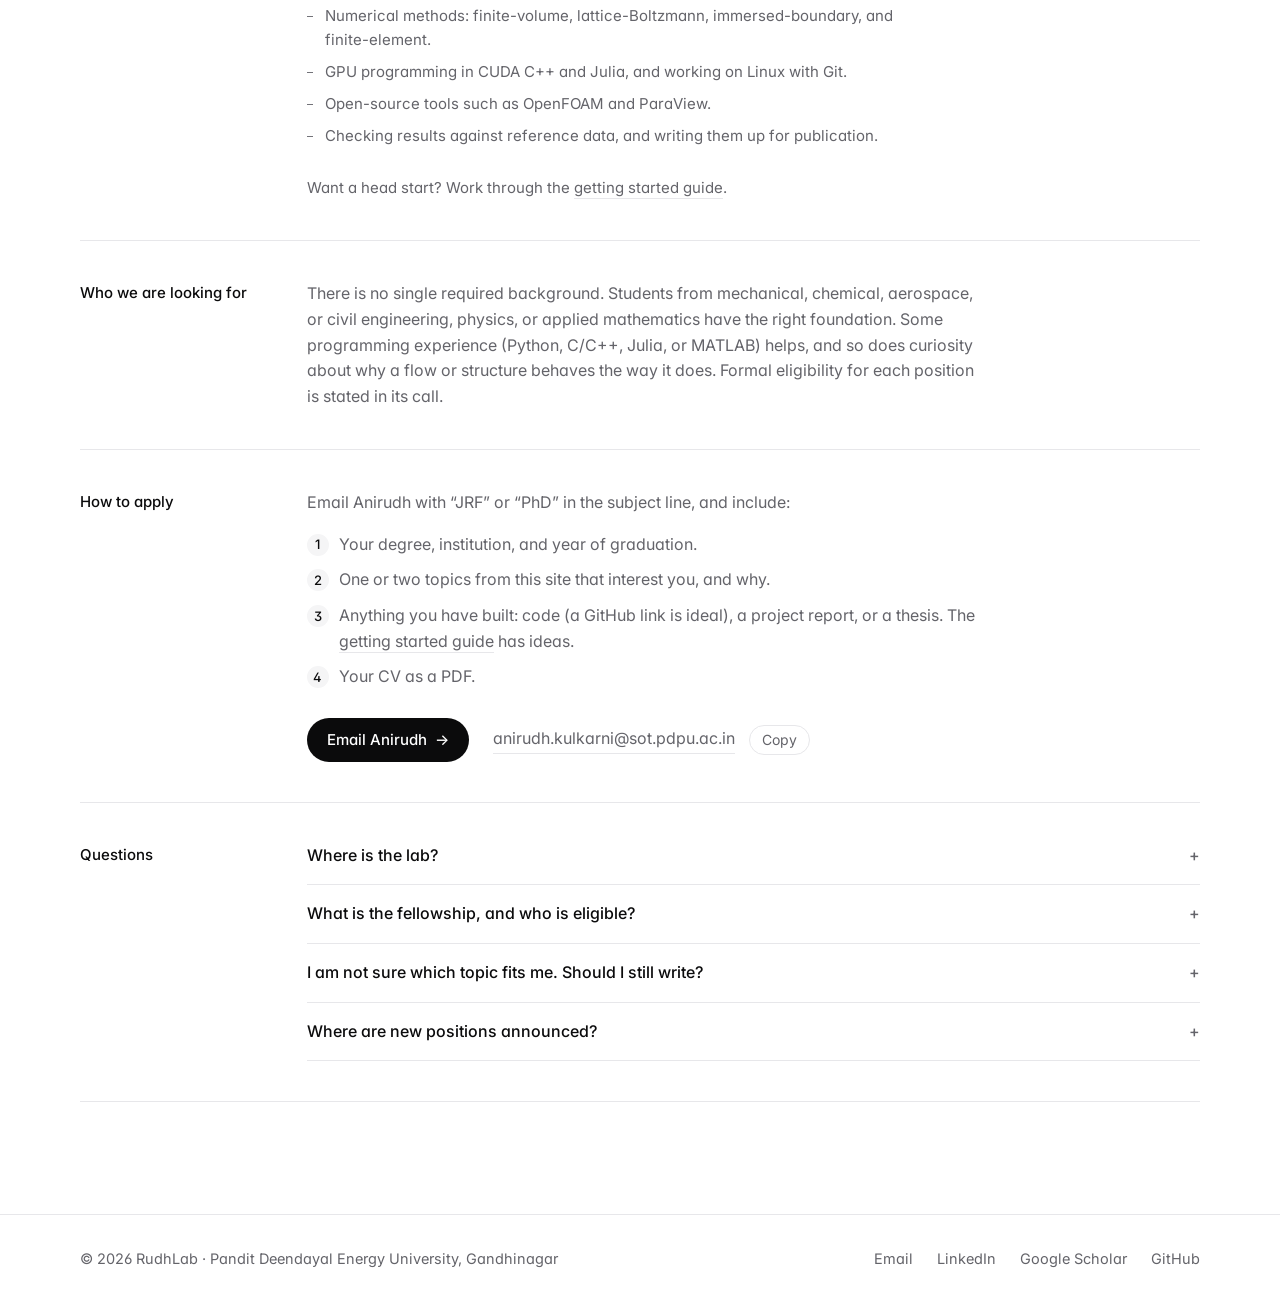
<file: careers.html>
<!doctype html>
<html lang="en">
<head>
<meta charset="utf-8">
<meta name="viewport" content="width=device-width, initial-scale=1">
<meta name="description" content="JRF and PhD opportunities at RudhLab, PDEU Gandhinagar: positions, research topics, what you will learn, and how to apply.">
<meta name="theme-color" content="#ffffff">
<title>Careers — RudhLab</title>
<link rel="canonical" href="https://rudhlab.com/careers.html">
<meta property="og:type" content="website">
<meta property="og:site_name" content="RudhLab">
<meta property="og:title" content="Careers — RudhLab">
<meta property="og:description" content="JRF and PhD opportunities at RudhLab, PDEU Gandhinagar: positions, research topics, what you will learn, and how to apply.">
<meta property="og:url" content="https://rudhlab.com/careers.html">
<meta property="og:image" content="https://rudhlab.com/assets/og-careers.jpg">
<meta property="og:image:width" content="1200">
<meta property="og:image:height" content="630">
<meta property="og:image:alt" content="Join RudhLab: JRF and PhD positions in CFD, GPU computing, and dental mechanics">
<meta name="twitter:card" content="summary_large_image">
<link rel="icon" href="assets/mark.svg?v=20261029b" type="image/svg+xml">
<link rel="preconnect" href="https://fonts.googleapis.com">
<link rel="preconnect" href="https://fonts.gstatic.com" crossorigin>
<link rel="stylesheet" href="https://fonts.googleapis.com/css2?family=Inter:wght@400;500;600&amp;display=swap" media="print" onload="this.media='all'"><noscript><link rel="stylesheet" href="https://fonts.googleapis.com/css2?family=Inter:wght@400;500;600&amp;display=swap"></noscript>
<script src="theme.js?v=20261029b"></script>
<link rel="stylesheet" href="styles.css?v=20261029b">
<script src="content.js?v=20261029b" defer></script>
<script src="app.js?v=20261029b" defer></script>
</head>
<body>
<a class="skip" href="#main">Skip to content</a>
<header class="header"><div class="wrap">
<a class="brand" href="index.html" aria-label="RudhLab home"><svg viewBox="0 0 64 64" aria-hidden="true"><rect class="mark-tile" x="1" y="1" width="62" height="62" rx="16"/><g class="mark-lines" fill="none" stroke-linejoin="round"><path d="m32 12 18 10v21L32 53 14 43V22Z"/><path d="m14 22 18 10 18-10M32 32v21M32 12v20M14 43l18-11 18 11"/></g><g class="mark-nodes"><circle cx="32" cy="12" r="3"/><circle cx="14" cy="22" r="3"/><circle cx="50" cy="22" r="3"/><circle cx="32" cy="32" r="4"/><circle cx="14" cy="43" r="3"/><circle cx="50" cy="43" r="3"/><circle cx="32" cy="53" r="3"/></g></svg>RudhLab</a>
<nav class="nav" id="navigation" aria-label="Main"><a href="index.html#research">Research</a><a href="index.html#simulations">Simulations</a><a href="publications.html">Publications</a><a href="news.html">News</a><a href="index.html#people">People</a><a href="careers.html" aria-current="page">Careers</a><a href="profile.html">Profile</a><a href="index.html#contact">Contact</a></nav>
<button class="icon-button theme-toggle" type="button" aria-label="Switch to dark mode" aria-pressed="false"><svg class="moon" viewBox="0 0 24 24" fill="none" stroke="currentColor" stroke-width="1.6" stroke-linecap="round" stroke-linejoin="round" aria-hidden="true"><path d="M20 14.5A8 8 0 0 1 9.5 4a8 8 0 1 0 10.5 10.5Z"/></svg><svg class="sun" viewBox="0 0 24 24" fill="none" stroke="currentColor" stroke-width="1.6" stroke-linecap="round" stroke-linejoin="round" aria-hidden="true"><circle cx="12" cy="12" r="4"/><path d="M12 2v2m0 16v2M2 12h2m16 0h2M4.9 4.9l1.4 1.4m11.4 11.4 1.4 1.4M4.9 19.1l1.4-1.4M17.7 6.3l1.4-1.4"/></svg></button>
<button class="icon-button menu-toggle" type="button" aria-label="Menu" aria-expanded="false" aria-controls="navigation"><svg class="open-icon" viewBox="0 0 24 24" fill="none" stroke="currentColor" stroke-width="1.6" stroke-linecap="round" stroke-linejoin="round" aria-hidden="true"><path d="M4 8h16M4 16h16"/></svg><svg class="close" viewBox="0 0 24 24" fill="none" stroke="currentColor" stroke-width="1.6" stroke-linecap="round" stroke-linejoin="round" aria-hidden="true"><path d="M6 6l12 12M18 6 6 18"/></svg></button>
</div></header>
<main id="main">
<div class="wrap page-head"><h1>Join RudhLab</h1><p class="lede">We are looking for people who enjoy numerical methods, fluid dynamics, dental mechanics, or GPU computing, and who want to write and understand their own solvers. This page explains the positions, the work, and how to get in touch.</p><p class="apply"><a class="cta" href="#apply">How to apply <span class="arrow">→</span></a><a class="link muted" href="getting-started.html">Getting started guide</a><a class="link muted" href="index.html#research">See our research</a></p></div>
<div class="wrap page-body"><div class="cv">
<section class="cv-section" id="positions"><h2>Positions</h2><div><div class="positions"><div class="row"><h3>JRF, vertical-axis wind turbine project</h3><span class="meta status">Opening now</span><p>A Junior Research Fellow is needed on the three-year project <em>GPU-Accelerated Design Optimization of Vertical Axis Wind Turbines (VAWT) for Gujarat&rsquo;s Renewable Energy Transition</em>, funded by the Climate Change Fund of Gujarat (CCFG) through GEDA (PI: Dr. Anirudh Kulkarni; Co-PI: Dr. Kishan Fuse, Department of Mechanical Engineering, PDEU). The work is wind-turbine aerodynamics and design optimisation with GPU solvers. Eligibility and fellowship follow the project sanction and PDEU norms; write now to express interest. <a class="link" href="mailto:anirudh.kulkarni@sot.pdpu.ac.in?subject=JRF%20%E2%80%94%20VAWT%20project%20%E2%80%94%20RudhLab">Email with &ldquo;JRF VAWT&rdquo; in the subject</a> and include the items under <a class="link" href="#apply">How to apply</a>.</p></div><div class="row"><h3>Junior Research Fellow (JRF), other projects</h3><span class="meta status">Upcoming</span><p>Project-funded research positions. The project, eligibility, fellowship, and application timeline will be posted here with each call; they are set by the funding agency and PDEU.</p></div><div class="row"><h3>PhD research, January 2027</h3><span class="meta status">Apply by 23 Nov 2026</span><p>Admission is through the PDEU PhD programme, and applications for the January 2027 cycle are open. If your interests match the group’s research, write before applying so we can discuss a topic. <a class="link" href="phd-january-2027.html">Topics, dates, and how to apply</a>.</p></div></div></div></section>
<section class="cv-section"><h2>What you would work on</h2><div><div class="offers"><div><h3>Stepwells and passive cooling</h3><p>How air and heat move through Gujarat’s historic stepwells, using photogrammetry and lattice-Boltzmann simulation. Funded by the Ministry of Education (IKS Division).</p></div><div><h3>Fluids for underwater exploration</h3><p>Lattice-Boltzmann simulation and machine learning to characterise complex fluids. Funded by the IIT Guwahati Technology Innovation Hub.</p></div><div><h3>GPU solvers</h3><p>Fast, conservative solvers for multiphase and phase-change flow, written in CUDA C++ and Julia.</p></div><div><h3>Dental and computational mechanics</h3><p>Finite-element models of teeth and orthodontic appliances, in collaboration with clinicians.</p></div></div><p class="note muted">These are examples of current directions. <a class="link" href="index.html#projects">All funded projects</a> · <a class="link" href="index.html#simulations">Simulations</a> · <a class="link" href="publications.html">Publications</a></p></div></section>
<section class="cv-section"><h2>What you will learn</h2><div><ul class="bullets"><li>Writing simulation software from the equations up, not only running commercial packages.</li><li>Numerical methods: finite-volume, lattice-Boltzmann, immersed-boundary, and finite-element.</li><li>GPU programming in CUDA C++ and Julia, and working on Linux with Git.</li><li>Open-source tools such as OpenFOAM and ParaView.</li><li>Checking results against reference data, and writing them up for publication.</li></ul><p class="note muted">Want a head start? Work through the <a class="link" href="getting-started.html">getting started guide</a>.</p></div></section>
<section class="cv-section"><h2>Who we are looking for</h2><div><div class="prose"><p>There is no single required background. Students from mechanical, chemical, aerospace, or civil engineering, physics, or applied mathematics have the right foundation. Some programming experience (Python, C/C++, Julia, or MATLAB) helps, and so does curiosity about why a flow or structure behaves the way it does. Formal eligibility for each position is stated in its call.</p></div></div></section>
<section class="cv-section" id="apply"><h2>How to apply</h2><div><p class="prose">Email Anirudh with “JRF” or “PhD” in the subject line, and include:</p><ol class="checklist"><li>Your degree, institution, and year of graduation.</li><li>One or two topics from this site that interest you, and why.</li><li>Anything you have built: code (a GitHub link is ideal), a project report, or a thesis. The <a class="link" href="getting-started.html">getting started guide</a> has ideas.</li><li>Your CV as a PDF.</li></ol><p class="apply"><a class="cta" href="mailto:anirudh.kulkarni@sot.pdpu.ac.in?subject=JRF%20%2F%20PhD%20enquiry%20%E2%80%94%20RudhLab">Email Anirudh <span class="arrow">→</span></a><span class="email-line"><a class="link muted" href="mailto:anirudh.kulkarni@sot.pdpu.ac.in">anirudh.kulkarni@sot.pdpu.ac.in</a><button type="button" class="copy" data-copy="anirudh.kulkarni@sot.pdpu.ac.in" aria-label="Copy email address">Copy</button></span></p></div></section>
<section class="cv-section"><h2>Questions</h2><div class="faq"><details><summary>Where is the lab?</summary><p>Department of Mechanical Engineering, Pandit Deendayal Energy University (PDEU), Gandhinagar, Gujarat, India.</p></details><details><summary>What is the fellowship, and who is eligible?</summary><p>Both are set by the funding agency and PDEU, and differ between positions. They will be stated in each call on this page.</p></details><details><summary>I am not sure which topic fits me. Should I still write?</summary><p>Yes. Say what you enjoy and what you have worked on so far; that is enough to start a conversation.</p></details><details><summary>Where are new positions announced?</summary><p>On this page and on <a class="link" href="news.html">News</a>. Positions are also shared on <a class="link" href="https://www.linkedin.com/in/anik/" target="_blank" rel="noopener noreferrer">LinkedIn</a>.</p></details></div></section>
</div></div>
</main>
<footer class="footer"><div class="wrap">
<p>© <span id="year">2026</span> RudhLab · Pandit Deendayal Energy University, Gandhinagar</p>
<nav aria-label="Elsewhere"><a href="mailto:anirudh.kulkarni@sot.pdpu.ac.in">Email</a><a href="https://www.linkedin.com/in/anik/" target="_blank" rel="noopener noreferrer">LinkedIn</a><a href="https://scholar.google.com/citations?user=WoYtYLwAAAAJ&amp;hl=en" target="_blank" rel="noopener noreferrer">Google Scholar</a><a href="https://github.com/rudhkul" target="_blank" rel="noopener noreferrer">GitHub</a></nav>
</div></footer>
</body>
</html>
</file>
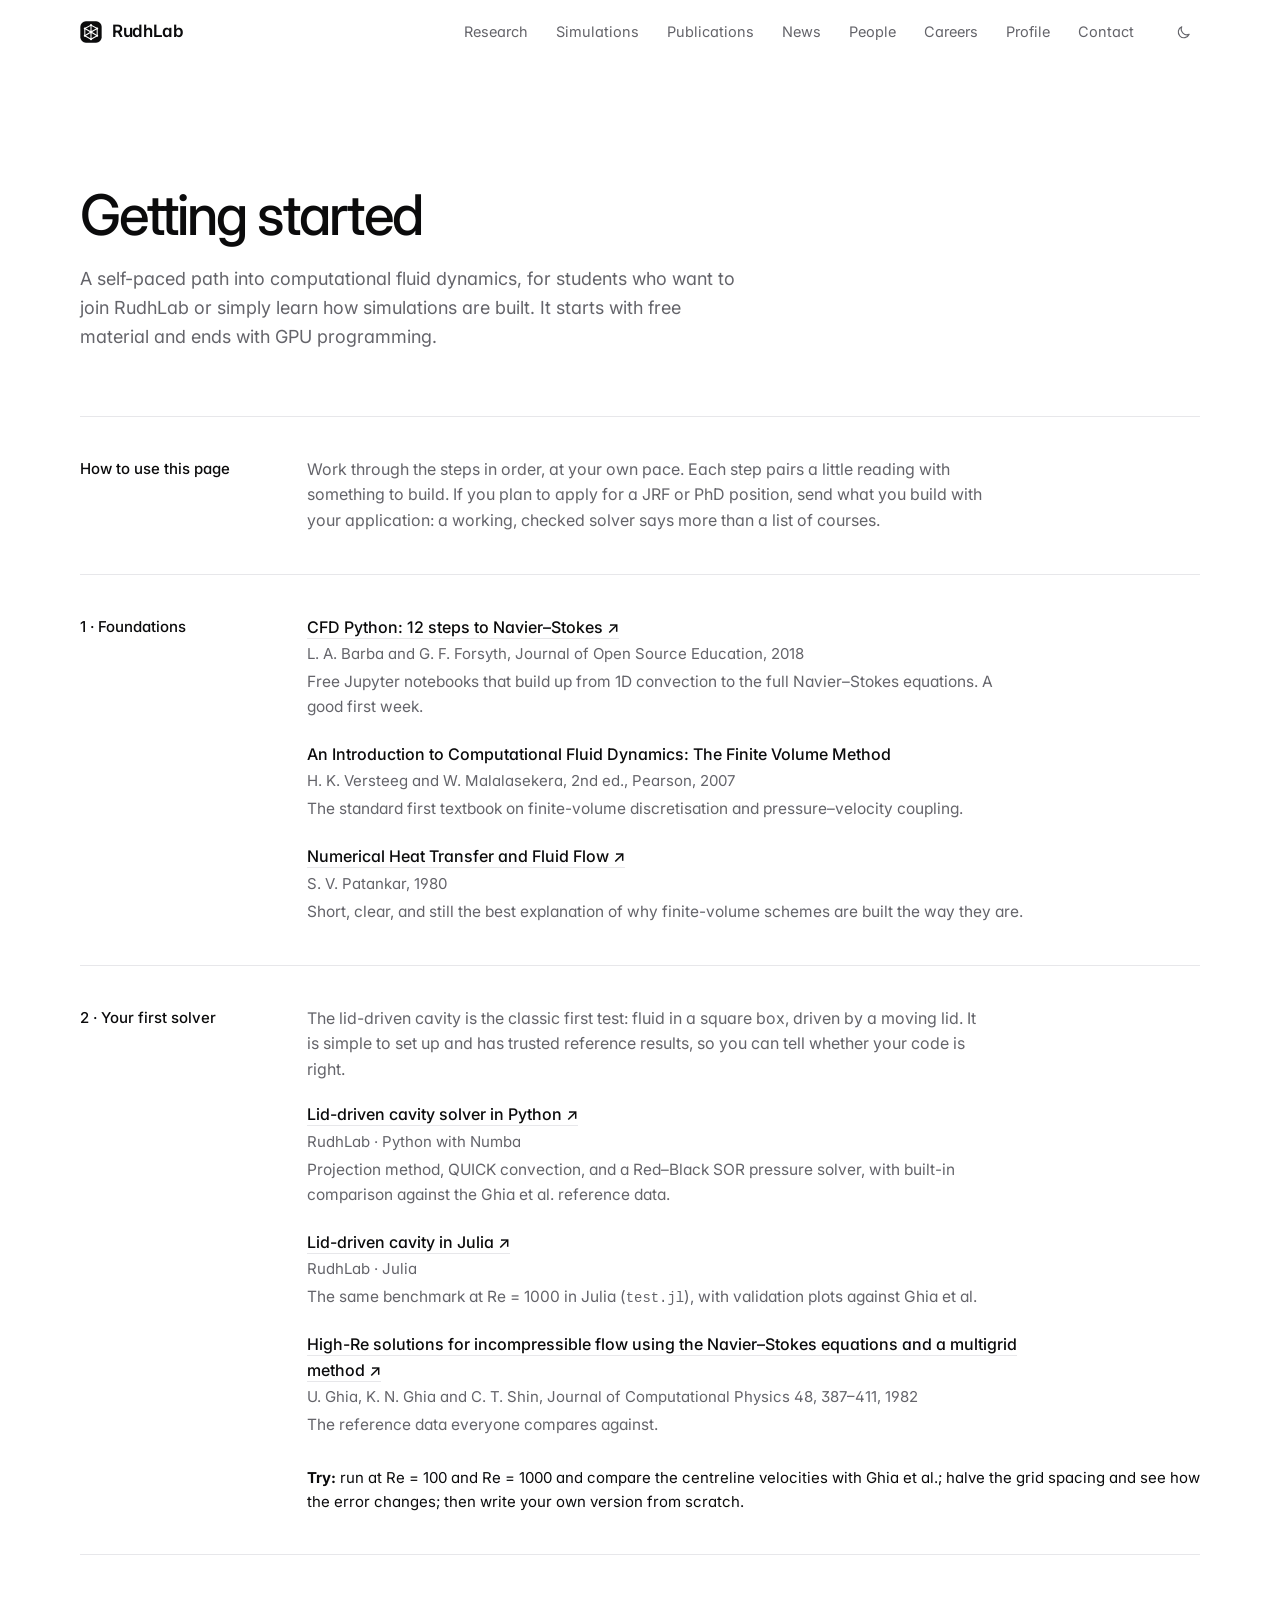
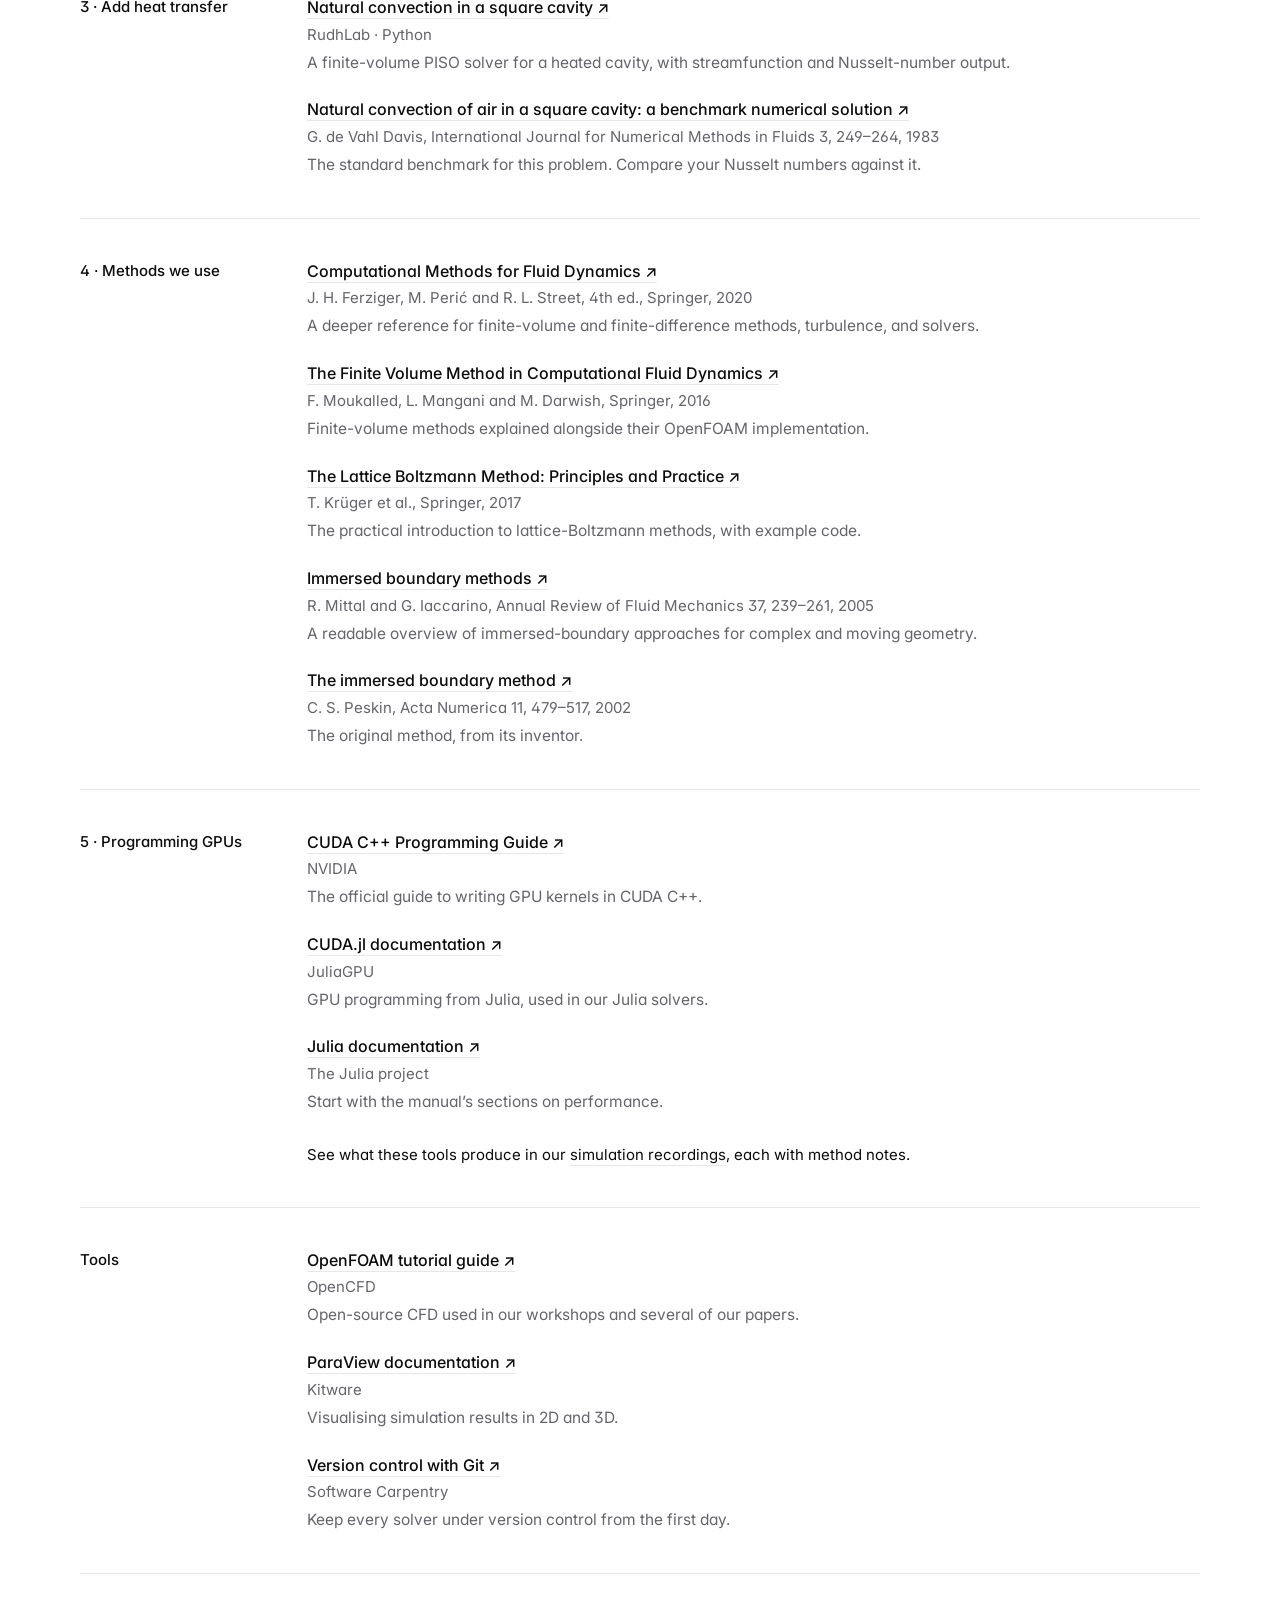
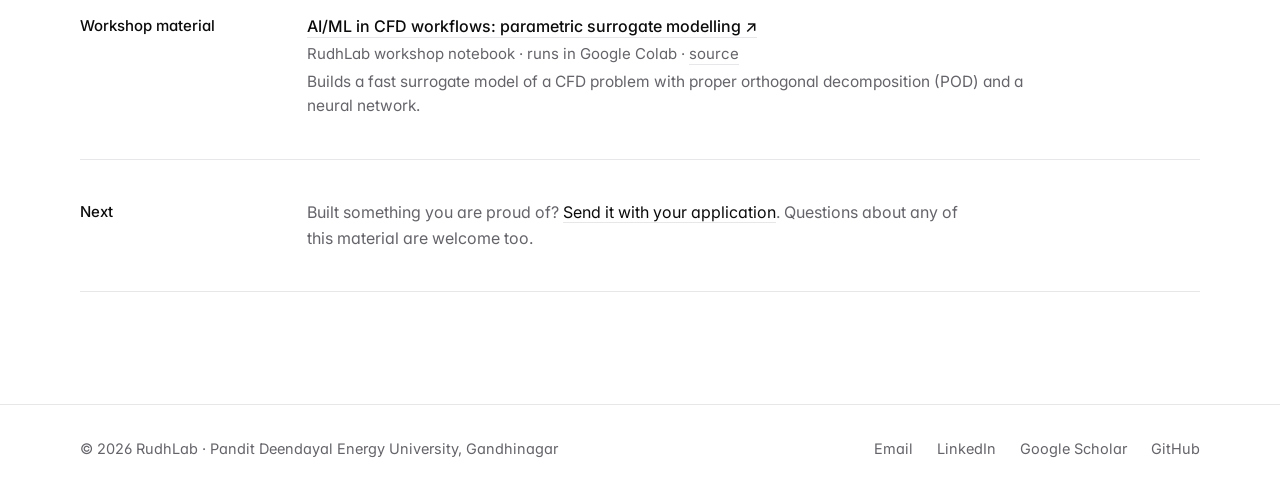
<file: getting-started.html>
<!doctype html>
<html lang="en">
<head>
<meta charset="utf-8">
<meta name="viewport" content="width=device-width, initial-scale=1">
<meta name="description" content="A self-paced path into computational fluid dynamics from RudhLab: reading, a first lid-driven cavity solver, heat transfer, lattice-Boltzmann and immersed-boundary methods, and GPU programming.">
<meta name="theme-color" content="#ffffff">
<title>Getting started — RudhLab</title>
<link rel="canonical" href="https://rudhlab.com/getting-started.html">
<meta property="og:type" content="website">
<meta property="og:site_name" content="RudhLab">
<meta property="og:title" content="Getting started — RudhLab">
<meta property="og:description" content="A self-paced path into computational fluid dynamics from RudhLab: reading, a first lid-driven cavity solver, heat transfer, lattice-Boltzmann and immersed-boundary methods, and GPU programming.">
<meta property="og:url" content="https://rudhlab.com/getting-started.html">
<meta property="og:image" content="https://rudhlab.com/assets/og-image.jpg">
<meta property="og:image:width" content="1200">
<meta property="og:image:height" content="630">
<meta property="og:image:alt" content="RudhLab: computational fluid dynamics, heat transfer, and mechanics">
<meta name="twitter:card" content="summary_large_image">
<link rel="icon" href="assets/mark.svg?v=20261029b" type="image/svg+xml">
<link rel="preconnect" href="https://fonts.googleapis.com">
<link rel="preconnect" href="https://fonts.gstatic.com" crossorigin>
<link rel="stylesheet" href="https://fonts.googleapis.com/css2?family=Inter:wght@400;500;600&amp;display=swap" media="print" onload="this.media='all'"><noscript><link rel="stylesheet" href="https://fonts.googleapis.com/css2?family=Inter:wght@400;500;600&amp;display=swap"></noscript>
<script src="theme.js?v=20261029b"></script>
<link rel="stylesheet" href="styles.css?v=20261029b">
<script src="content.js?v=20261029b" defer></script>
<script src="app.js?v=20261029b" defer></script>
</head>
<body>
<a class="skip" href="#main">Skip to content</a>
<header class="header"><div class="wrap">
<a class="brand" href="index.html" aria-label="RudhLab home"><svg viewBox="0 0 64 64" aria-hidden="true"><rect class="mark-tile" x="1" y="1" width="62" height="62" rx="16"/><g class="mark-lines" fill="none" stroke-linejoin="round"><path d="m32 12 18 10v21L32 53 14 43V22Z"/><path d="m14 22 18 10 18-10M32 32v21M32 12v20M14 43l18-11 18 11"/></g><g class="mark-nodes"><circle cx="32" cy="12" r="3"/><circle cx="14" cy="22" r="3"/><circle cx="50" cy="22" r="3"/><circle cx="32" cy="32" r="4"/><circle cx="14" cy="43" r="3"/><circle cx="50" cy="43" r="3"/><circle cx="32" cy="53" r="3"/></g></svg>RudhLab</a>
<nav class="nav" id="navigation" aria-label="Main"><a href="index.html#research">Research</a><a href="index.html#simulations">Simulations</a><a href="publications.html">Publications</a><a href="news.html">News</a><a href="index.html#people">People</a><a href="careers.html">Careers</a><a href="profile.html">Profile</a><a href="index.html#contact">Contact</a></nav>
<button class="icon-button theme-toggle" type="button" aria-label="Switch to dark mode" aria-pressed="false"><svg class="moon" viewBox="0 0 24 24" fill="none" stroke="currentColor" stroke-width="1.6" stroke-linecap="round" stroke-linejoin="round" aria-hidden="true"><path d="M20 14.5A8 8 0 0 1 9.5 4a8 8 0 1 0 10.5 10.5Z"/></svg><svg class="sun" viewBox="0 0 24 24" fill="none" stroke="currentColor" stroke-width="1.6" stroke-linecap="round" stroke-linejoin="round" aria-hidden="true"><circle cx="12" cy="12" r="4"/><path d="M12 2v2m0 16v2M2 12h2m16 0h2M4.9 4.9l1.4 1.4m11.4 11.4 1.4 1.4M4.9 19.1l1.4-1.4M17.7 6.3l1.4-1.4"/></svg></button>
<button class="icon-button menu-toggle" type="button" aria-label="Menu" aria-expanded="false" aria-controls="navigation"><svg class="open-icon" viewBox="0 0 24 24" fill="none" stroke="currentColor" stroke-width="1.6" stroke-linecap="round" stroke-linejoin="round" aria-hidden="true"><path d="M4 8h16M4 16h16"/></svg><svg class="close" viewBox="0 0 24 24" fill="none" stroke="currentColor" stroke-width="1.6" stroke-linecap="round" stroke-linejoin="round" aria-hidden="true"><path d="M6 6l12 12M18 6 6 18"/></svg></button>
</div></header>
<main id="main">
<div class="wrap page-head"><h1>Getting started</h1><p class="lede">A self-paced path into computational fluid dynamics, for students who want to join RudhLab or simply learn how simulations are built. It starts with free material and ends with GPU programming.</p></div>
<div class="wrap page-body"><div class="cv">
<section class="cv-section"><h2>How to use this page</h2><div><div class="prose"><p>Work through the steps in order, at your own pace. Each step pairs a little reading with something to build. If you plan to apply for a JRF or PhD position, send what you build with your application: a working, checked solver says more than a list of courses.</p></div></div></section>
<section class="cv-section"><h2>1 · Foundations</h2><div><ul class="refs"><li><a class="link" href="https://github.com/barbagroup/CFDPython" target="_blank" rel="noopener noreferrer">CFD Python: 12 steps to Navier–Stokes ↗</a><span class="by">L. A. Barba and G. F. Forsyth, Journal of Open Source Education, 2018</span><p>Free Jupyter notebooks that build up from 1D convection to the full Navier–Stokes equations. A good first week.</p></li><li><span class="title">An Introduction to Computational Fluid Dynamics: The Finite Volume Method</span><span class="by">H. K. Versteeg and W. Malalasekera, 2nd ed., Pearson, 2007</span><p>The standard first textbook on finite-volume discretisation and pressure–velocity coupling.</p></li><li><a class="link" href="https://doi.org/10.1201/9781482234213" target="_blank" rel="noopener noreferrer">Numerical Heat Transfer and Fluid Flow ↗</a><span class="by">S. V. Patankar, 1980</span><p>Short, clear, and still the best explanation of why finite-volume schemes are built the way they are.</p></li></ul></div></section>
<section class="cv-section"><h2>2 · Your first solver</h2><div><div class="prose"><p>The lid-driven cavity is the classic first test: fluid in a square box, driven by a moving lid. It is simple to set up and has trusted reference results, so you can tell whether your code is right.</p></div><ul class="refs"><li><a class="link" href="https://github.com/rudhkul/lid-driven-cavity-cfd-fdm" target="_blank" rel="noopener noreferrer">Lid-driven cavity solver in Python ↗</a><span class="by">RudhLab · Python with Numba</span><p>Projection method, QUICK convection, and a Red–Black SOR pressure solver, with built-in comparison against the Ghia et al. reference data.</p></li><li><a class="link" href="https://github.com/rudhkul/cfdjulia" target="_blank" rel="noopener noreferrer">Lid-driven cavity in Julia ↗</a><span class="by">RudhLab · Julia</span><p>The same benchmark at Re = 1000 in Julia (<code>test.jl</code>), with validation plots against Ghia et al.</p></li><li><a class="link" href="https://doi.org/10.1016/0021-9991(82)90058-4" target="_blank" rel="noopener noreferrer">High-Re solutions for incompressible flow using the Navier–Stokes equations and a multigrid method ↗</a><span class="by">U. Ghia, K. N. Ghia and C. T. Shin, Journal of Computational Physics 48, 387–411, 1982</span><p>The reference data everyone compares against.</p></li></ul><p class="note"><strong>Try:</strong> run at Re = 100 and Re = 1000 and compare the centreline velocities with Ghia et al.; halve the grid spacing and see how the error changes; then write your own version from scratch.</p></div></section>
<section class="cv-section"><h2>3 · Add heat transfer</h2><div><ul class="refs"><li><a class="link" href="https://github.com/rudhkul/Natural-Convection-Square-Cavity" target="_blank" rel="noopener noreferrer">Natural convection in a square cavity ↗</a><span class="by">RudhLab · Python</span><p>A finite-volume PISO solver for a heated cavity, with streamfunction and Nusselt-number output.</p></li><li><a class="link" href="https://doi.org/10.1002/fld.1650030305" target="_blank" rel="noopener noreferrer">Natural convection of air in a square cavity: a benchmark numerical solution ↗</a><span class="by">G. de Vahl Davis, International Journal for Numerical Methods in Fluids 3, 249–264, 1983</span><p>The standard benchmark for this problem. Compare your Nusselt numbers against it.</p></li></ul></div></section>
<section class="cv-section"><h2>4 · Methods we use</h2><div><ul class="refs"><li><a class="link" href="https://doi.org/10.1007/978-3-319-99693-6" target="_blank" rel="noopener noreferrer">Computational Methods for Fluid Dynamics ↗</a><span class="by">J. H. Ferziger, M. Perić and R. L. Street, 4th ed., Springer, 2020</span><p>A deeper reference for finite-volume and finite-difference methods, turbulence, and solvers.</p></li><li><a class="link" href="https://doi.org/10.1007/978-3-319-16874-6" target="_blank" rel="noopener noreferrer">The Finite Volume Method in Computational Fluid Dynamics ↗</a><span class="by">F. Moukalled, L. Mangani and M. Darwish, Springer, 2016</span><p>Finite-volume methods explained alongside their OpenFOAM implementation.</p></li><li><a class="link" href="https://doi.org/10.1007/978-3-319-44649-3" target="_blank" rel="noopener noreferrer">The Lattice Boltzmann Method: Principles and Practice ↗</a><span class="by">T. Krüger et al., Springer, 2017</span><p>The practical introduction to lattice-Boltzmann methods, with example code.</p></li><li><a class="link" href="https://doi.org/10.1146/annurev.fluid.37.061903.175743" target="_blank" rel="noopener noreferrer">Immersed boundary methods ↗</a><span class="by">R. Mittal and G. Iaccarino, Annual Review of Fluid Mechanics 37, 239–261, 2005</span><p>A readable overview of immersed-boundary approaches for complex and moving geometry.</p></li><li><a class="link" href="https://doi.org/10.1017/S0962492902000077" target="_blank" rel="noopener noreferrer">The immersed boundary method ↗</a><span class="by">C. S. Peskin, Acta Numerica 11, 479–517, 2002</span><p>The original method, from its inventor.</p></li></ul></div></section>
<section class="cv-section"><h2>5 · Programming GPUs</h2><div><ul class="refs"><li><a class="link" href="https://docs.nvidia.com/cuda/cuda-c-programming-guide/" target="_blank" rel="noopener noreferrer">CUDA C++ Programming Guide ↗</a><span class="by">NVIDIA</span><p>The official guide to writing GPU kernels in CUDA C++.</p></li><li><a class="link" href="https://cuda.juliagpu.org/stable/" target="_blank" rel="noopener noreferrer">CUDA.jl documentation ↗</a><span class="by">JuliaGPU</span><p>GPU programming from Julia, used in our Julia solvers.</p></li><li><a class="link" href="https://docs.julialang.org/" target="_blank" rel="noopener noreferrer">Julia documentation ↗</a><span class="by">The Julia project</span><p>Start with the manual’s sections on performance.</p></li></ul><p class="note">See what these tools produce in our <a class="link" href="index.html#simulations">simulation recordings</a>, each with method notes.</p></div></section>
<section class="cv-section"><h2>Tools</h2><div><ul class="refs"><li><a class="link" href="https://www.openfoam.com/documentation/tutorial-guide" target="_blank" rel="noopener noreferrer">OpenFOAM tutorial guide ↗</a><span class="by">OpenCFD</span><p>Open-source CFD used in our workshops and several of our papers.</p></li><li><a class="link" href="https://docs.paraview.org/" target="_blank" rel="noopener noreferrer">ParaView documentation ↗</a><span class="by">Kitware</span><p>Visualising simulation results in 2D and 3D.</p></li><li><a class="link" href="https://swcarpentry.github.io/git-novice/" target="_blank" rel="noopener noreferrer">Version control with Git ↗</a><span class="by">Software Carpentry</span><p>Keep every solver under version control from the first day.</p></li></ul></div></section>
<section class="cv-section"><h2>Workshop material</h2><div><ul class="refs"><li><a class="link" href="https://colab.research.google.com/github/rudhkul/Basic-CFD-Book/blob/main/AI_ML_CFD_POD_MLP_Workshop.ipynb" target="_blank" rel="noopener noreferrer">AI/ML in CFD workflows: parametric surrogate modelling ↗</a><span class="by">RudhLab workshop notebook · runs in Google Colab · <a class="link" href="https://github.com/rudhkul/Basic-CFD-Book" target="_blank" rel="noopener noreferrer">source</a></span><p>Builds a fast surrogate model of a CFD problem with proper orthogonal decomposition (POD) and a neural network.</p></li></ul></div></section>
<section class="cv-section"><h2>Next</h2><div><div class="prose"><p>Built something you are proud of? <a href="careers.html#apply">Send it with your application</a>. Questions about any of this material are welcome too.</p></div></div></section>
</div></div>
</main>
<footer class="footer"><div class="wrap">
<p>© <span id="year">2026</span> RudhLab · Pandit Deendayal Energy University, Gandhinagar</p>
<nav aria-label="Elsewhere"><a href="mailto:anirudh.kulkarni@sot.pdpu.ac.in">Email</a><a href="https://www.linkedin.com/in/anik/" target="_blank" rel="noopener noreferrer">LinkedIn</a><a href="https://scholar.google.com/citations?user=WoYtYLwAAAAJ&amp;hl=en" target="_blank" rel="noopener noreferrer">Google Scholar</a><a href="https://github.com/rudhkul" target="_blank" rel="noopener noreferrer">GitHub</a></nav>
</div></footer>
</body>
</html>
</file>
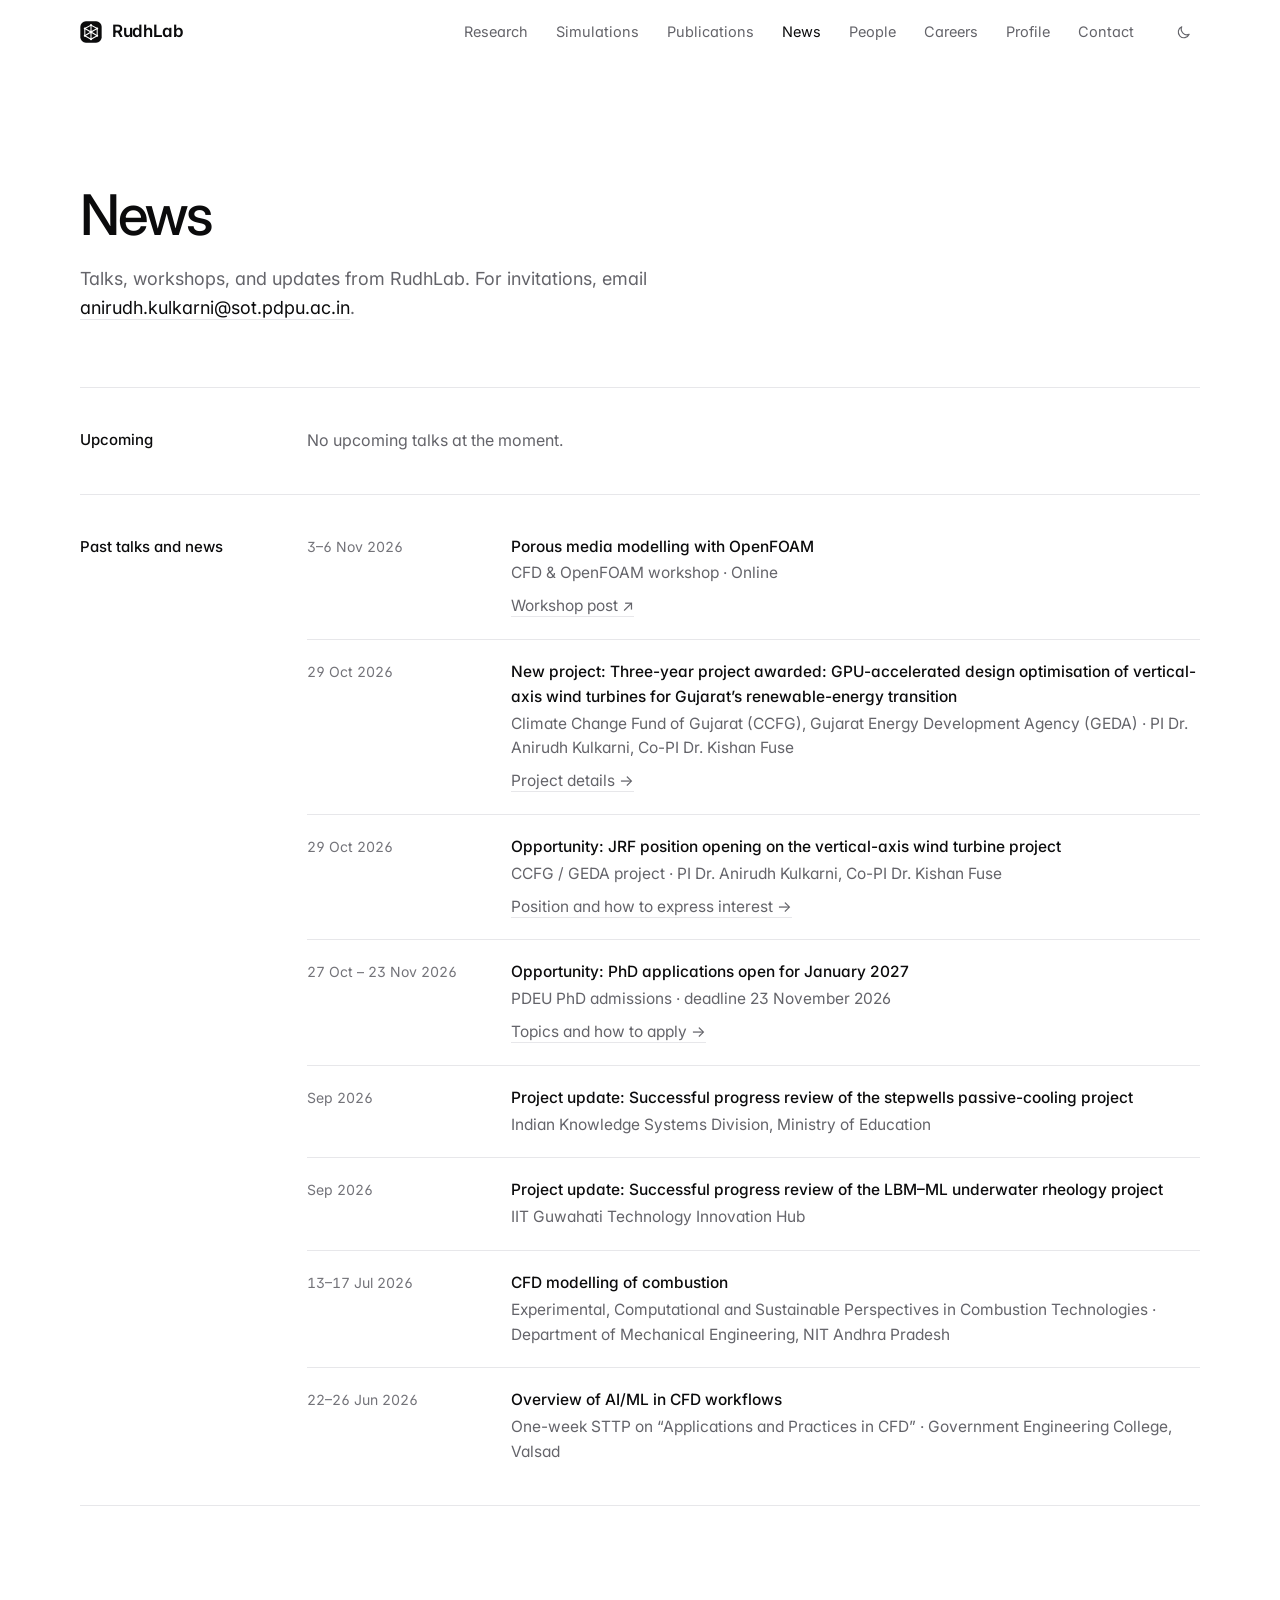
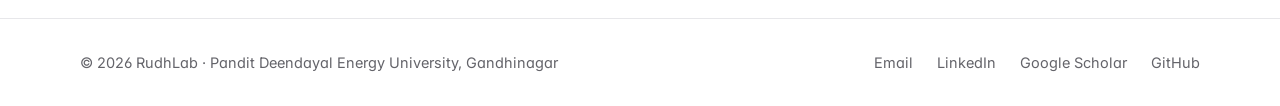
<file: news.html>
<!doctype html>
<html lang="en">
<head>
<meta charset="utf-8">
<meta name="viewport" content="width=device-width, initial-scale=1">
<meta name="description" content="Upcoming and past talks by Anirudh Kulkarni and RudhLab on CFD, OpenFOAM, porous media, combustion modelling, and machine learning in CFD.">
<meta name="theme-color" content="#ffffff">
<title>News and talks — RudhLab</title>
<link rel="canonical" href="https://rudhlab.com/news.html">
<meta property="og:type" content="website">
<meta property="og:site_name" content="RudhLab">
<meta property="og:title" content="News and talks — RudhLab">
<meta property="og:description" content="Upcoming and past talks by Anirudh Kulkarni and RudhLab on CFD, OpenFOAM, porous media, combustion modelling, and machine learning in CFD.">
<meta property="og:url" content="https://rudhlab.com/news.html">
<meta property="og:image" content="https://rudhlab.com/assets/og-image.jpg">
<meta property="og:image:width" content="1200">
<meta property="og:image:height" content="630">
<meta property="og:image:alt" content="RudhLab: computational fluid dynamics, heat transfer, and mechanics">
<meta name="twitter:card" content="summary_large_image">
<link rel="icon" href="assets/mark.svg?v=20261029b" type="image/svg+xml">
<link rel="preconnect" href="https://fonts.googleapis.com">
<link rel="preconnect" href="https://fonts.gstatic.com" crossorigin>
<link rel="stylesheet" href="https://fonts.googleapis.com/css2?family=Inter:wght@400;500;600&amp;display=swap" media="print" onload="this.media='all'"><noscript><link rel="stylesheet" href="https://fonts.googleapis.com/css2?family=Inter:wght@400;500;600&amp;display=swap"></noscript>
<script src="theme.js?v=20261029b"></script>
<link rel="stylesheet" href="styles.css?v=20261029b">
<script src="content.js?v=20261029b" defer></script>
<script src="app.js?v=20261029b" defer></script>
</head>
<body>
<a class="skip" href="#main">Skip to content</a>
<header class="header"><div class="wrap">
<a class="brand" href="index.html" aria-label="RudhLab home"><svg viewBox="0 0 64 64" aria-hidden="true"><rect class="mark-tile" x="1" y="1" width="62" height="62" rx="16"/><g class="mark-lines" fill="none" stroke-linejoin="round"><path d="m32 12 18 10v21L32 53 14 43V22Z"/><path d="m14 22 18 10 18-10M32 32v21M32 12v20M14 43l18-11 18 11"/></g><g class="mark-nodes"><circle cx="32" cy="12" r="3"/><circle cx="14" cy="22" r="3"/><circle cx="50" cy="22" r="3"/><circle cx="32" cy="32" r="4"/><circle cx="14" cy="43" r="3"/><circle cx="50" cy="43" r="3"/><circle cx="32" cy="53" r="3"/></g></svg>RudhLab</a>
<nav class="nav" id="navigation" aria-label="Main"><a href="index.html#research">Research</a><a href="index.html#simulations">Simulations</a><a href="publications.html">Publications</a><a href="news.html" aria-current="page">News</a><a href="index.html#people">People</a><a href="careers.html">Careers</a><a href="profile.html">Profile</a><a href="index.html#contact">Contact</a></nav>
<button class="icon-button theme-toggle" type="button" aria-label="Switch to dark mode" aria-pressed="false"><svg class="moon" viewBox="0 0 24 24" fill="none" stroke="currentColor" stroke-width="1.6" stroke-linecap="round" stroke-linejoin="round" aria-hidden="true"><path d="M20 14.5A8 8 0 0 1 9.5 4a8 8 0 1 0 10.5 10.5Z"/></svg><svg class="sun" viewBox="0 0 24 24" fill="none" stroke="currentColor" stroke-width="1.6" stroke-linecap="round" stroke-linejoin="round" aria-hidden="true"><circle cx="12" cy="12" r="4"/><path d="M12 2v2m0 16v2M2 12h2m16 0h2M4.9 4.9l1.4 1.4m11.4 11.4 1.4 1.4M4.9 19.1l1.4-1.4M17.7 6.3l1.4-1.4"/></svg></button>
<button class="icon-button menu-toggle" type="button" aria-label="Menu" aria-expanded="false" aria-controls="navigation"><svg class="open-icon" viewBox="0 0 24 24" fill="none" stroke="currentColor" stroke-width="1.6" stroke-linecap="round" stroke-linejoin="round" aria-hidden="true"><path d="M4 8h16M4 16h16"/></svg><svg class="close" viewBox="0 0 24 24" fill="none" stroke="currentColor" stroke-width="1.6" stroke-linecap="round" stroke-linejoin="round" aria-hidden="true"><path d="M6 6l12 12M18 6 6 18"/></svg></button>
</div></header>
<main id="main">
<div class="wrap page-head"><h1>News</h1><p class="lede">Talks, workshops, and updates from RudhLab. For invitations, email <a class="link" href="mailto:anirudh.kulkarni@sot.pdpu.ac.in">anirudh.kulkarni@sot.pdpu.ac.in</a>.</p></div>
<div class="wrap page-body"><div class="cv">
<section class="cv-section"><h2>Upcoming</h2><div><div class="news" id="news-upcoming"></div></div></section>
<section class="cv-section"><h2>Past talks and news</h2><div><div class="news" id="news-past"></div></div></section>
</div></div>
</main>
<footer class="footer"><div class="wrap">
<p>© <span id="year">2026</span> RudhLab · Pandit Deendayal Energy University, Gandhinagar</p>
<nav aria-label="Elsewhere"><a href="mailto:anirudh.kulkarni@sot.pdpu.ac.in">Email</a><a href="https://www.linkedin.com/in/anik/" target="_blank" rel="noopener noreferrer">LinkedIn</a><a href="https://scholar.google.com/citations?user=WoYtYLwAAAAJ&amp;hl=en" target="_blank" rel="noopener noreferrer">Google Scholar</a><a href="https://github.com/rudhkul" target="_blank" rel="noopener noreferrer">GitHub</a></nav>
</div></footer>
</body>
</html>
</file>
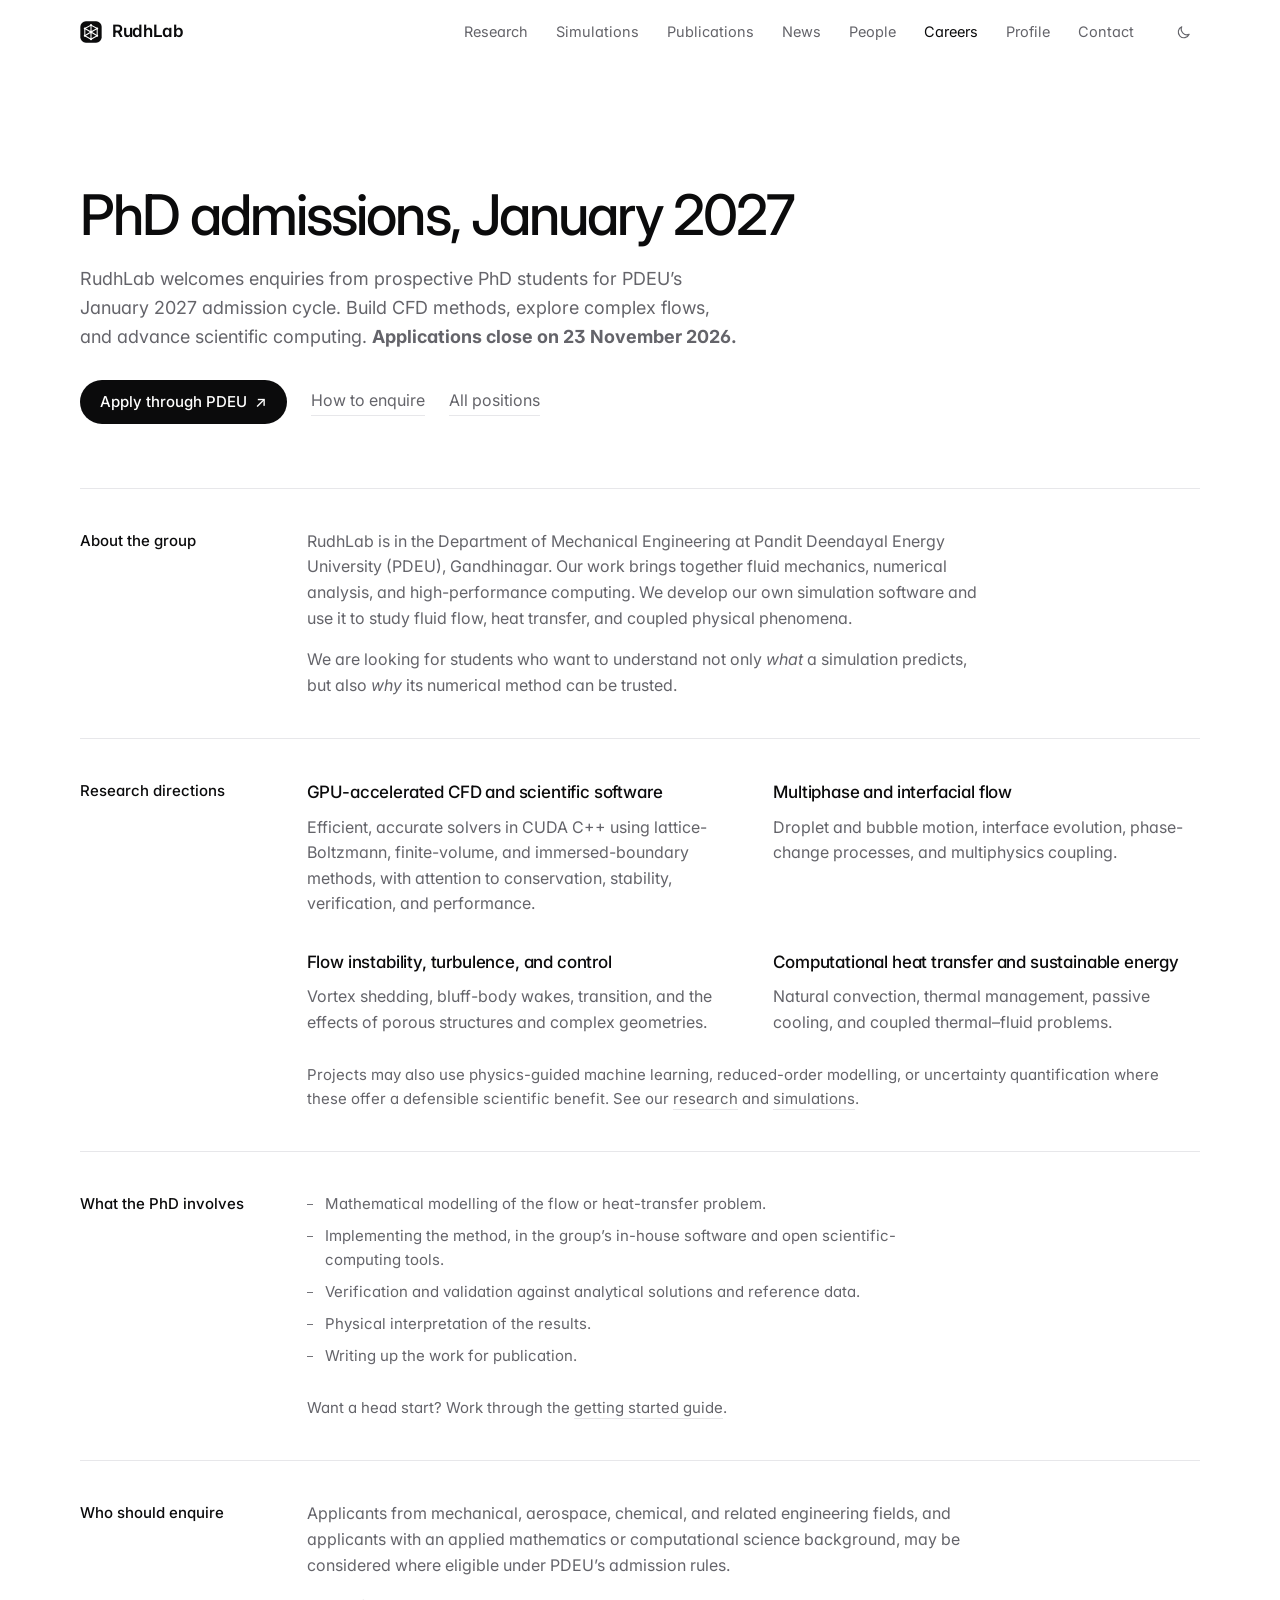
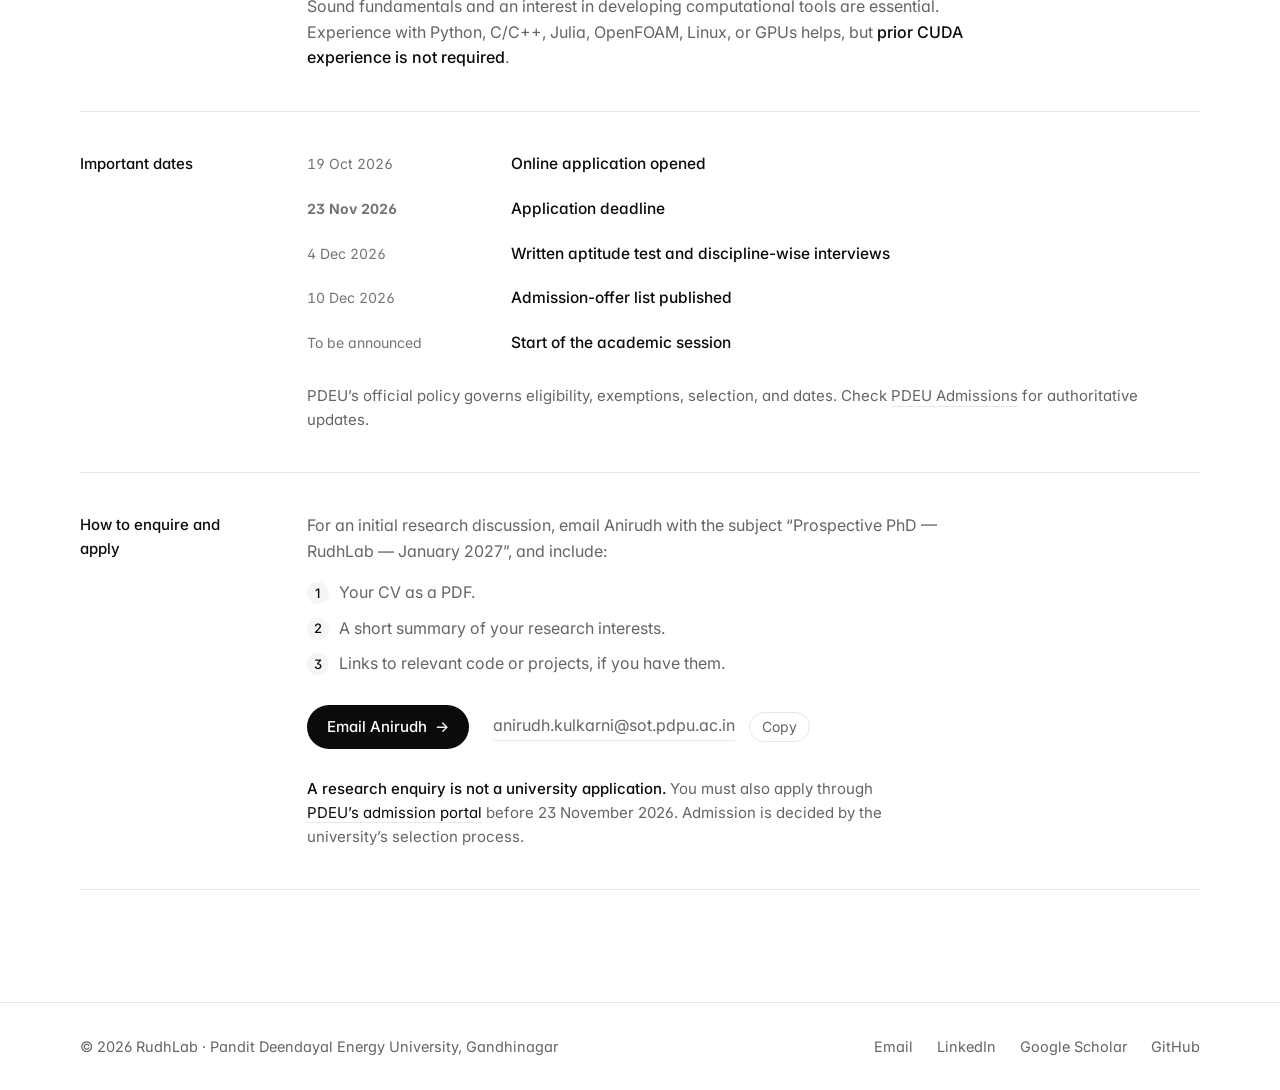
<file: phd-january-2027.html>
<!doctype html>
<html lang="en">
<head>
<meta charset="utf-8">
<meta name="viewport" content="width=device-width, initial-scale=1">
<meta name="description" content="PhD positions at RudhLab, PDEU Gandhinagar, for January 2027: GPU-accelerated CFD, numerical methods, multiphase flow, turbulence, and heat transfer. Apply to PDEU by 23 November 2026.">
<meta name="theme-color" content="#ffffff">
<title>PhD admissions, January 2027 — RudhLab</title>
<link rel="canonical" href="https://rudhlab.com/phd-january-2027.html">
<meta property="og:type" content="article">
<meta property="og:site_name" content="RudhLab">
<meta property="og:title" content="PhD admissions, January 2027 — RudhLab">
<meta property="og:description" content="PhD positions at RudhLab, PDEU Gandhinagar, for January 2027: GPU-accelerated CFD, numerical methods, multiphase flow, turbulence, and heat transfer. Apply to PDEU by 23 November 2026.">
<meta property="og:url" content="https://rudhlab.com/phd-january-2027.html">
<meta property="og:image" content="https://rudhlab.com/assets/og-careers.jpg">
<meta property="og:image:width" content="1200">
<meta property="og:image:height" content="630">
<meta property="og:image:alt" content="Join RudhLab: JRF and PhD positions in CFD, GPU computing, and dental mechanics">
<meta name="twitter:card" content="summary_large_image">
<link rel="icon" href="assets/mark.svg?v=20261029b" type="image/svg+xml">
<link rel="preconnect" href="https://fonts.googleapis.com">
<link rel="preconnect" href="https://fonts.gstatic.com" crossorigin>
<link rel="stylesheet" href="https://fonts.googleapis.com/css2?family=Inter:wght@400;500;600&amp;display=swap" media="print" onload="this.media='all'"><noscript><link rel="stylesheet" href="https://fonts.googleapis.com/css2?family=Inter:wght@400;500;600&amp;display=swap"></noscript>
<script src="theme.js?v=20261029b"></script>
<link rel="stylesheet" href="styles.css?v=20261029b">
<script src="content.js?v=20261029b" defer></script>
<script src="app.js?v=20261029b" defer></script>
</head>
<body>
<a class="skip" href="#main">Skip to content</a>
<header class="header"><div class="wrap">
<a class="brand" href="index.html" aria-label="RudhLab home"><svg viewBox="0 0 64 64" aria-hidden="true"><rect class="mark-tile" x="1" y="1" width="62" height="62" rx="16"/><g class="mark-lines" fill="none" stroke-linejoin="round"><path d="m32 12 18 10v21L32 53 14 43V22Z"/><path d="m14 22 18 10 18-10M32 32v21M32 12v20M14 43l18-11 18 11"/></g><g class="mark-nodes"><circle cx="32" cy="12" r="3"/><circle cx="14" cy="22" r="3"/><circle cx="50" cy="22" r="3"/><circle cx="32" cy="32" r="4"/><circle cx="14" cy="43" r="3"/><circle cx="50" cy="43" r="3"/><circle cx="32" cy="53" r="3"/></g></svg>RudhLab</a>
<nav class="nav" id="navigation" aria-label="Main"><a href="index.html#research">Research</a><a href="index.html#simulations">Simulations</a><a href="publications.html">Publications</a><a href="news.html">News</a><a href="index.html#people">People</a><a href="careers.html" aria-current="page">Careers</a><a href="profile.html">Profile</a><a href="index.html#contact">Contact</a></nav>
<button class="icon-button theme-toggle" type="button" aria-label="Switch to dark mode" aria-pressed="false"><svg class="moon" viewBox="0 0 24 24" fill="none" stroke="currentColor" stroke-width="1.6" stroke-linecap="round" stroke-linejoin="round" aria-hidden="true"><path d="M20 14.5A8 8 0 0 1 9.5 4a8 8 0 1 0 10.5 10.5Z"/></svg><svg class="sun" viewBox="0 0 24 24" fill="none" stroke="currentColor" stroke-width="1.6" stroke-linecap="round" stroke-linejoin="round" aria-hidden="true"><circle cx="12" cy="12" r="4"/><path d="M12 2v2m0 16v2M2 12h2m16 0h2M4.9 4.9l1.4 1.4m11.4 11.4 1.4 1.4M4.9 19.1l1.4-1.4M17.7 6.3l1.4-1.4"/></svg></button>
<button class="icon-button menu-toggle" type="button" aria-label="Menu" aria-expanded="false" aria-controls="navigation"><svg class="open-icon" viewBox="0 0 24 24" fill="none" stroke="currentColor" stroke-width="1.6" stroke-linecap="round" stroke-linejoin="round" aria-hidden="true"><path d="M4 8h16M4 16h16"/></svg><svg class="close" viewBox="0 0 24 24" fill="none" stroke="currentColor" stroke-width="1.6" stroke-linecap="round" stroke-linejoin="round" aria-hidden="true"><path d="M6 6l12 12M18 6 6 18"/></svg></button>
</div></header>
<main id="main">
<div class="wrap page-head"><h1>PhD admissions, January 2027</h1><p class="lede">RudhLab welcomes enquiries from prospective PhD students for PDEU’s January 2027 admission cycle. Build CFD methods, explore complex flows, and advance scientific computing. <strong>Applications close on 23 November 2026.</strong></p><p class="apply"><a class="cta" href="https://pdeu.ac.in/admissions" target="_blank" rel="noopener noreferrer">Apply through PDEU <span class="arrow">↗</span></a><a class="link muted" href="#apply">How to enquire</a><a class="link muted" href="careers.html">All positions</a></p></div>
<div class="wrap page-body"><div class="cv">
<section class="cv-section"><h2>About the group</h2><div><div class="prose"><p>RudhLab is in the Department of Mechanical Engineering at Pandit Deendayal Energy University (PDEU), Gandhinagar. Our work brings together fluid mechanics, numerical analysis, and high-performance computing. We develop our own simulation software and use it to study fluid flow, heat transfer, and coupled physical phenomena.</p><p>We are looking for students who want to understand not only <em>what</em> a simulation predicts, but also <em>why</em> its numerical method can be trusted.</p></div></div></section>
<section class="cv-section"><h2>Research directions</h2><div><div class="offers"><div><h3>GPU-accelerated CFD and scientific software</h3><p>Efficient, accurate solvers in CUDA C++ using lattice-Boltzmann, finite-volume, and immersed-boundary methods, with attention to conservation, stability, verification, and performance.</p></div><div><h3>Multiphase and interfacial flow</h3><p>Droplet and bubble motion, interface evolution, phase-change processes, and multiphysics coupling.</p></div><div><h3>Flow instability, turbulence, and control</h3><p>Vortex shedding, bluff-body wakes, transition, and the effects of porous structures and complex geometries.</p></div><div><h3>Computational heat transfer and sustainable energy</h3><p>Natural convection, thermal management, passive cooling, and coupled thermal–fluid problems.</p></div></div><p class="note muted">Projects may also use physics-guided machine learning, reduced-order modelling, or uncertainty quantification where these offer a defensible scientific benefit. See our <a class="link" href="index.html#research">research</a> and <a class="link" href="index.html#simulations">simulations</a>.</p></div></section>
<section class="cv-section"><h2>What the PhD involves</h2><div><ul class="bullets"><li>Mathematical modelling of the flow or heat-transfer problem.</li><li>Implementing the method, in the group’s in-house software and open scientific-computing tools.</li><li>Verification and validation against analytical solutions and reference data.</li><li>Physical interpretation of the results.</li><li>Writing up the work for publication.</li></ul><p class="note muted">Want a head start? Work through the <a class="link" href="getting-started.html">getting started guide</a>.</p></div></section>
<section class="cv-section"><h2>Who should enquire</h2><div><div class="prose"><p>Applicants from mechanical, aerospace, chemical, and related engineering fields, and applicants with an applied mathematics or computational science background, may be considered where eligible under PDEU’s admission rules.</p><p>Sound fundamentals and an interest in developing computational tools are essential. Experience with Python, C/C++, Julia, OpenFOAM, Linux, or GPUs helps, but <strong>prior CUDA experience is not required</strong>.</p></div></div></section>
<section class="cv-section"><h2>Important dates</h2><div><div class="entries"><div class="entry"><span class="when">19 Oct 2026</span><div><h3>Online application opened</h3></div></div><div class="entry"><span class="when"><strong>23 Nov 2026</strong></span><div><h3>Application deadline</h3></div></div><div class="entry"><span class="when">4 Dec 2026</span><div><h3>Written aptitude test and discipline-wise interviews</h3></div></div><div class="entry"><span class="when">10 Dec 2026</span><div><h3>Admission-offer list published</h3></div></div><div class="entry"><span class="when">To be announced</span><div><h3>Start of the academic session</h3></div></div></div><p class="note muted">PDEU’s official policy governs eligibility, exemptions, selection, and dates. Check <a class="link" href="https://pdeu.ac.in/admissions" target="_blank" rel="noopener noreferrer">PDEU Admissions</a> for authoritative updates.</p></div></section>
<section class="cv-section" id="apply"><h2>How to enquire and apply</h2><div><p class="prose">For an initial research discussion, email Anirudh with the subject “Prospective PhD — RudhLab — January 2027”, and include:</p><ol class="checklist"><li>Your CV as a PDF.</li><li>A short summary of your research interests.</li><li>Links to relevant code or projects, if you have them.</li></ol><p class="apply"><a class="cta" href="mailto:anirudh.kulkarni@sot.pdpu.ac.in?subject=Prospective%20PhD%20%E2%80%94%20RudhLab%20%E2%80%94%20January%202027">Email Anirudh <span class="arrow">→</span></a><span class="email-line"><a class="link muted" href="mailto:anirudh.kulkarni@sot.pdpu.ac.in">anirudh.kulkarni@sot.pdpu.ac.in</a><button type="button" class="copy" data-copy="anirudh.kulkarni@sot.pdpu.ac.in" aria-label="Copy email address">Copy</button></span></p><div class="prose note"><p><strong>A research enquiry is not a university application.</strong> You must also apply through <a href="https://pdeu.ac.in/admissions" target="_blank" rel="noopener noreferrer">PDEU’s admission portal</a> before 23 November 2026. Admission is decided by the university’s selection process.</p></div></div></section>
</div></div>
</main>
<footer class="footer"><div class="wrap">
<p>© <span id="year">2026</span> RudhLab · Pandit Deendayal Energy University, Gandhinagar</p>
<nav aria-label="Elsewhere"><a href="mailto:anirudh.kulkarni@sot.pdpu.ac.in">Email</a><a href="https://www.linkedin.com/in/anik/" target="_blank" rel="noopener noreferrer">LinkedIn</a><a href="https://scholar.google.com/citations?user=WoYtYLwAAAAJ&amp;hl=en" target="_blank" rel="noopener noreferrer">Google Scholar</a><a href="https://github.com/rudhkul" target="_blank" rel="noopener noreferrer">GitHub</a></nav>
</div></footer>
</body>
</html>
</file>
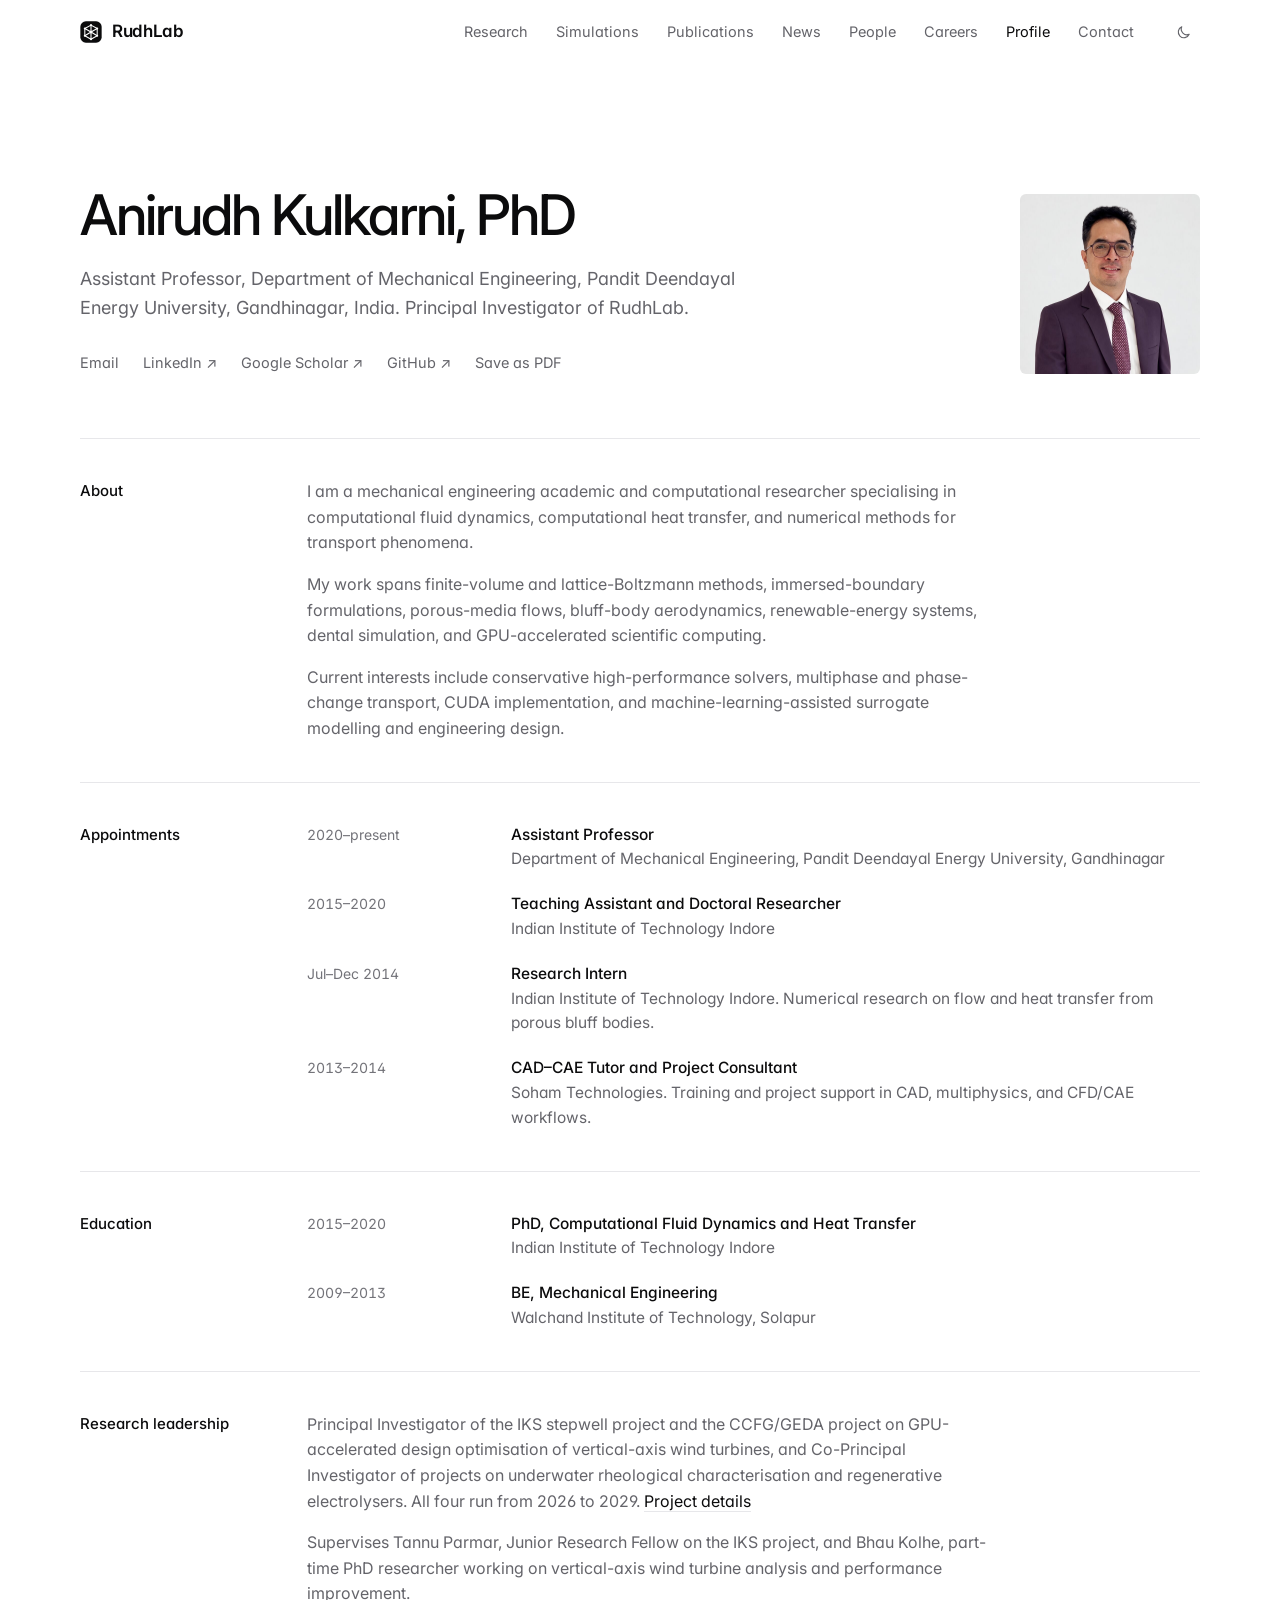
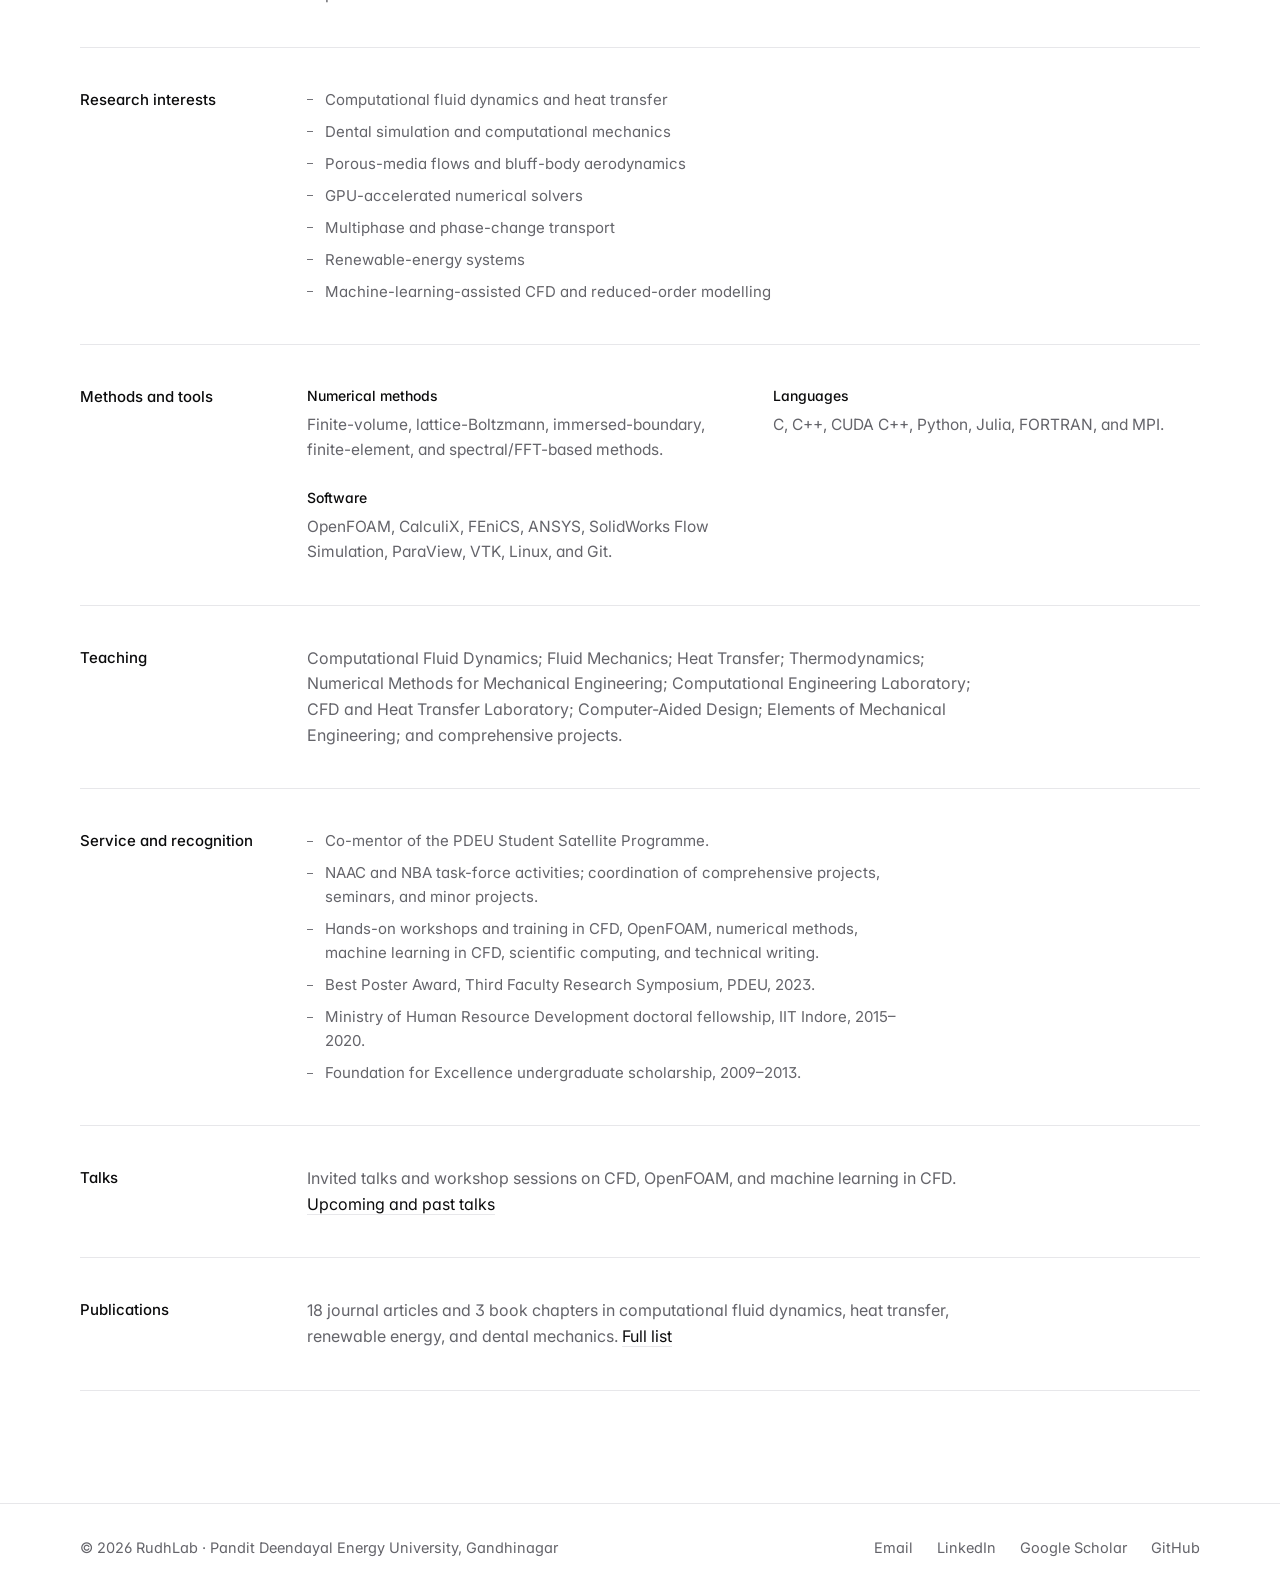
<file: profile.html>
<!doctype html>
<html lang="en">
<head>
<meta charset="utf-8">
<meta name="viewport" content="width=device-width, initial-scale=1">
<meta name="description" content="Academic profile of Anirudh Kulkarni, PhD, Assistant Professor at PDEU and Principal Investigator of RudhLab.">
<meta name="theme-color" content="#ffffff">
<title>Anirudh Kulkarni, PhD — RudhLab</title>
<link rel="canonical" href="https://rudhlab.com/profile.html">
<meta property="og:type" content="profile">
<meta property="og:site_name" content="RudhLab">
<meta property="og:title" content="Anirudh Kulkarni, PhD — RudhLab">
<meta property="og:description" content="Academic profile of Anirudh Kulkarni, PhD, Assistant Professor at PDEU and Principal Investigator of RudhLab.">
<meta property="og:url" content="https://rudhlab.com/profile.html">
<meta property="og:image" content="https://rudhlab.com/assets/og-image.jpg">
<meta property="og:image:width" content="1200">
<meta property="og:image:height" content="630">
<meta property="og:image:alt" content="RudhLab: computational fluid dynamics, heat transfer, and mechanics">
<meta name="twitter:card" content="summary_large_image">
<script type="application/ld+json">{"@context":"https://schema.org","@type":"ProfilePage","url":"https://rudhlab.com/profile.html","mainEntity":{"@type":"Person","@id":"https://rudhlab.com/profile.html#person","name":"Anirudh Kulkarni","honorificSuffix":"PhD","jobTitle":"Assistant Professor of Mechanical Engineering","affiliation":{"@type":"CollegeOrUniversity","name":"Pandit Deendayal Energy University","address":{"@type":"PostalAddress","addressLocality":"Gandhinagar","addressRegion":"Gujarat","addressCountry":"IN"}},"url":"https://rudhlab.com/profile.html","image":"https://rudhlab.com/assets/anirudh-kulkarni.jpg","email":"mailto:anirudh.kulkarni@sot.pdpu.ac.in","alumniOf":[{"@type":"CollegeOrUniversity","name":"Indian Institute of Technology Indore"},{"@type":"CollegeOrUniversity","name":"Walchand Institute of Technology, Solapur"}],"knowsAbout":["Computational fluid dynamics","Heat transfer","Lattice Boltzmann method","Immersed boundary method","GPU computing","Dental mechanics"],"sameAs":["https://www.linkedin.com/in/anik/","https://scholar.google.com/citations?user=WoYtYLwAAAAJ","https://github.com/rudhkul"]}}</script>
<link rel="icon" href="assets/mark.svg?v=20261029b" type="image/svg+xml">
<link rel="preconnect" href="https://fonts.googleapis.com">
<link rel="preconnect" href="https://fonts.gstatic.com" crossorigin>
<link rel="stylesheet" href="https://fonts.googleapis.com/css2?family=Inter:wght@400;500;600&amp;display=swap" media="print" onload="this.media='all'"><noscript><link rel="stylesheet" href="https://fonts.googleapis.com/css2?family=Inter:wght@400;500;600&amp;display=swap"></noscript>
<script src="theme.js?v=20261029b"></script>
<link rel="stylesheet" href="styles.css?v=20261029b">
<script src="content.js?v=20261029b" defer></script>
<script src="app.js?v=20261029b" defer></script>
</head>
<body>
<a class="skip" href="#main">Skip to content</a>
<header class="header"><div class="wrap">
<a class="brand" href="index.html" aria-label="RudhLab home"><svg viewBox="0 0 64 64" aria-hidden="true"><rect class="mark-tile" x="1" y="1" width="62" height="62" rx="16"/><g class="mark-lines" fill="none" stroke-linejoin="round"><path d="m32 12 18 10v21L32 53 14 43V22Z"/><path d="m14 22 18 10 18-10M32 32v21M32 12v20M14 43l18-11 18 11"/></g><g class="mark-nodes"><circle cx="32" cy="12" r="3"/><circle cx="14" cy="22" r="3"/><circle cx="50" cy="22" r="3"/><circle cx="32" cy="32" r="4"/><circle cx="14" cy="43" r="3"/><circle cx="50" cy="43" r="3"/><circle cx="32" cy="53" r="3"/></g></svg>RudhLab</a>
<nav class="nav" id="navigation" aria-label="Main"><a href="index.html#research">Research</a><a href="index.html#simulations">Simulations</a><a href="publications.html">Publications</a><a href="news.html">News</a><a href="index.html#people">People</a><a href="careers.html">Careers</a><a href="profile.html" aria-current="page">Profile</a><a href="index.html#contact">Contact</a></nav>
<button class="icon-button theme-toggle" type="button" aria-label="Switch to dark mode" aria-pressed="false"><svg class="moon" viewBox="0 0 24 24" fill="none" stroke="currentColor" stroke-width="1.6" stroke-linecap="round" stroke-linejoin="round" aria-hidden="true"><path d="M20 14.5A8 8 0 0 1 9.5 4a8 8 0 1 0 10.5 10.5Z"/></svg><svg class="sun" viewBox="0 0 24 24" fill="none" stroke="currentColor" stroke-width="1.6" stroke-linecap="round" stroke-linejoin="round" aria-hidden="true"><circle cx="12" cy="12" r="4"/><path d="M12 2v2m0 16v2M2 12h2m16 0h2M4.9 4.9l1.4 1.4m11.4 11.4 1.4 1.4M4.9 19.1l1.4-1.4M17.7 6.3l1.4-1.4"/></svg></button>
<button class="icon-button menu-toggle" type="button" aria-label="Menu" aria-expanded="false" aria-controls="navigation"><svg class="open-icon" viewBox="0 0 24 24" fill="none" stroke="currentColor" stroke-width="1.6" stroke-linecap="round" stroke-linejoin="round" aria-hidden="true"><path d="M4 8h16M4 16h16"/></svg><svg class="close" viewBox="0 0 24 24" fill="none" stroke="currentColor" stroke-width="1.6" stroke-linecap="round" stroke-linejoin="round" aria-hidden="true"><path d="M6 6l12 12M18 6 6 18"/></svg></button>
</div></header>
<main id="main">
<div class="wrap page-head profile-head"><div><h1>Anirudh Kulkarni, PhD</h1><p class="lede">Assistant Professor, Department of Mechanical Engineering, Pandit Deendayal Energy University, Gandhinagar, India. Principal Investigator of RudhLab.</p>
<ul class="no-print"><li><a href="mailto:anirudh.kulkarni@sot.pdpu.ac.in">Email</a></li><li><a href="https://www.linkedin.com/in/anik/" target="_blank" rel="noopener noreferrer">LinkedIn ↗</a></li><li><a href="https://scholar.google.com/citations?user=WoYtYLwAAAAJ&amp;hl=en" target="_blank" rel="noopener noreferrer">Google Scholar ↗</a></li><li><a href="https://github.com/rudhkul" target="_blank" rel="noopener noreferrer">GitHub ↗</a></li><li hidden><a id="download-cv">Download CV</a></li><li><button type="button" id="print-profile">Save as PDF</button></li></ul></div>
<img src="assets/anirudh-kulkarni.jpg?v=20261029b" alt="Portrait of Anirudh Kulkarni" width="720" height="730"></div>
<div class="wrap page-body"><div class="cv">
<section class="cv-section"><h2>About</h2><div><div class="prose"><p>I am a mechanical engineering academic and computational researcher specialising in computational fluid dynamics, computational heat transfer, and numerical methods for transport phenomena.</p><p>My work spans finite-volume and lattice-Boltzmann methods, immersed-boundary formulations, porous-media flows, bluff-body aerodynamics, renewable-energy systems, dental simulation, and GPU-accelerated scientific computing.</p><p>Current interests include conservative high-performance solvers, multiphase and phase-change transport, CUDA implementation, and machine-learning-assisted surrogate modelling and engineering design.</p></div></div></section>
<section class="cv-section"><h2>Appointments</h2><div><div class="entries"><div class="entry"><span class="when">2020–present</span><div><h3>Assistant Professor</h3><p>Department of Mechanical Engineering, Pandit Deendayal Energy University, Gandhinagar</p></div></div><div class="entry"><span class="when">2015–2020</span><div><h3>Teaching Assistant and Doctoral Researcher</h3><p>Indian Institute of Technology Indore</p></div></div><div class="entry"><span class="when">Jul–Dec 2014</span><div><h3>Research Intern</h3><p>Indian Institute of Technology Indore. Numerical research on flow and heat transfer from porous bluff bodies.</p></div></div><div class="entry"><span class="when">2013–2014</span><div><h3>CAD–CAE Tutor and Project Consultant</h3><p>Soham Technologies. Training and project support in CAD, multiphysics, and CFD/CAE workflows.</p></div></div></div></div></section>
<section class="cv-section"><h2>Education</h2><div><div class="entries"><div class="entry"><span class="when">2015–2020</span><div><h3>PhD, Computational Fluid Dynamics and Heat Transfer</h3><p>Indian Institute of Technology Indore</p></div></div><div class="entry"><span class="when">2009–2013</span><div><h3>BE, Mechanical Engineering</h3><p>Walchand Institute of Technology, Solapur</p></div></div></div></div></section>
<section class="cv-section"><h2>Research leadership</h2><div><div class="prose"><p>Principal Investigator of the IKS stepwell project and the CCFG/GEDA project on GPU-accelerated design optimisation of vertical-axis wind turbines, and Co-Principal Investigator of projects on underwater rheological characterisation and regenerative electrolysers. All four run from 2026 to 2029. <a href="index.html#projects">Project details</a></p><p>Supervises Tannu Parmar, Junior Research Fellow on the IKS project, and Bhau Kolhe, part-time PhD researcher working on vertical-axis wind turbine analysis and performance improvement.</p></div></div></section>
<section class="cv-section"><h2>Research interests</h2><div><ul class="bullets"><li>Computational fluid dynamics and heat transfer</li><li>Dental simulation and computational mechanics</li><li>Porous-media flows and bluff-body aerodynamics</li><li>GPU-accelerated numerical solvers</li><li>Multiphase and phase-change transport</li><li>Renewable-energy systems</li><li>Machine-learning-assisted CFD and reduced-order modelling</li></ul></div></section>
<section class="cv-section"><h2>Methods and tools</h2><div><div class="cols"><div><h3>Numerical methods</h3><p>Finite-volume, lattice-Boltzmann, immersed-boundary, finite-element, and spectral/FFT-based methods.</p></div><div><h3>Languages</h3><p>C, C++, CUDA C++, Python, Julia, FORTRAN, and MPI.</p></div><div><h3>Software</h3><p>OpenFOAM, CalculiX, FEniCS, ANSYS, SolidWorks Flow Simulation, ParaView, VTK, Linux, and Git.</p></div></div></div></section>
<section class="cv-section"><h2>Teaching</h2><div><div class="prose"><p>Computational Fluid Dynamics; Fluid Mechanics; Heat Transfer; Thermodynamics; Numerical Methods for Mechanical Engineering; Computational Engineering Laboratory; CFD and Heat Transfer Laboratory; Computer-Aided Design; Elements of Mechanical Engineering; and comprehensive projects.</p></div></div></section>
<section class="cv-section"><h2>Service and recognition</h2><div><ul class="bullets"><li>Co-mentor of the PDEU Student Satellite Programme.</li><li>NAAC and NBA task-force activities; coordination of comprehensive projects, seminars, and minor projects.</li><li>Hands-on workshops and training in CFD, OpenFOAM, numerical methods, machine learning in CFD, scientific computing, and technical writing.</li><li>Best Poster Award, Third Faculty Research Symposium, PDEU, 2023.</li><li>Ministry of Human Resource Development doctoral fellowship, IIT Indore, 2015–2020.</li><li>Foundation for Excellence undergraduate scholarship, 2009–2013.</li></ul></div></section>
<section class="cv-section"><h2>Talks</h2><div><div class="prose"><p>Invited talks and workshop sessions on CFD, OpenFOAM, and machine learning in CFD. <a href="news.html">Upcoming and past talks</a></p></div></div></section>
<section class="cv-section"><h2>Publications</h2><div><div class="prose"><p>18 journal articles and 3 book chapters in computational fluid dynamics, heat transfer, renewable energy, and dental mechanics. <a href="publications.html">Full list</a></p></div></div></section>
</div></div>
</main>
<footer class="footer"><div class="wrap">
<p>© <span id="year">2026</span> RudhLab · Pandit Deendayal Energy University, Gandhinagar</p>
<nav aria-label="Elsewhere"><a href="mailto:anirudh.kulkarni@sot.pdpu.ac.in">Email</a><a href="https://www.linkedin.com/in/anik/" target="_blank" rel="noopener noreferrer">LinkedIn</a><a href="https://scholar.google.com/citations?user=WoYtYLwAAAAJ&amp;hl=en" target="_blank" rel="noopener noreferrer">Google Scholar</a><a href="https://github.com/rudhkul" target="_blank" rel="noopener noreferrer">GitHub</a></nav>
</div></footer>
</body>
</html>
</file>
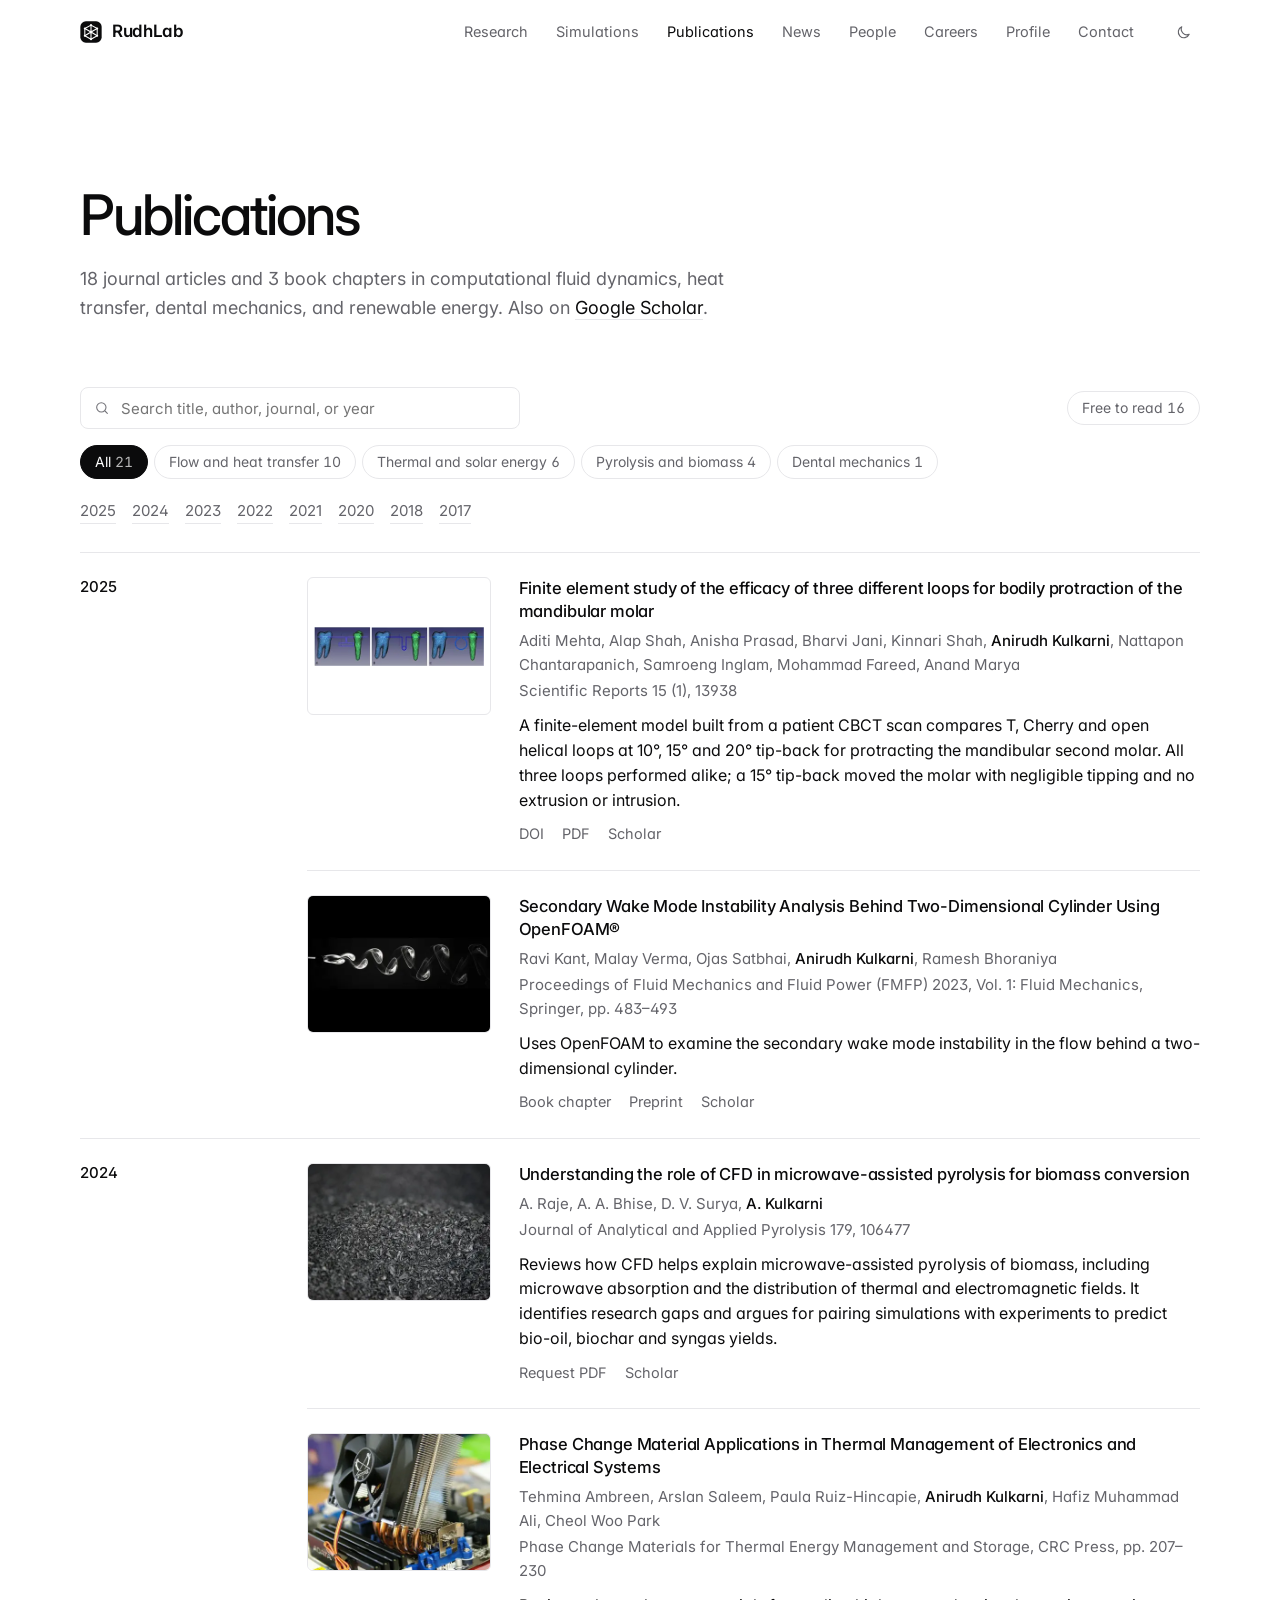
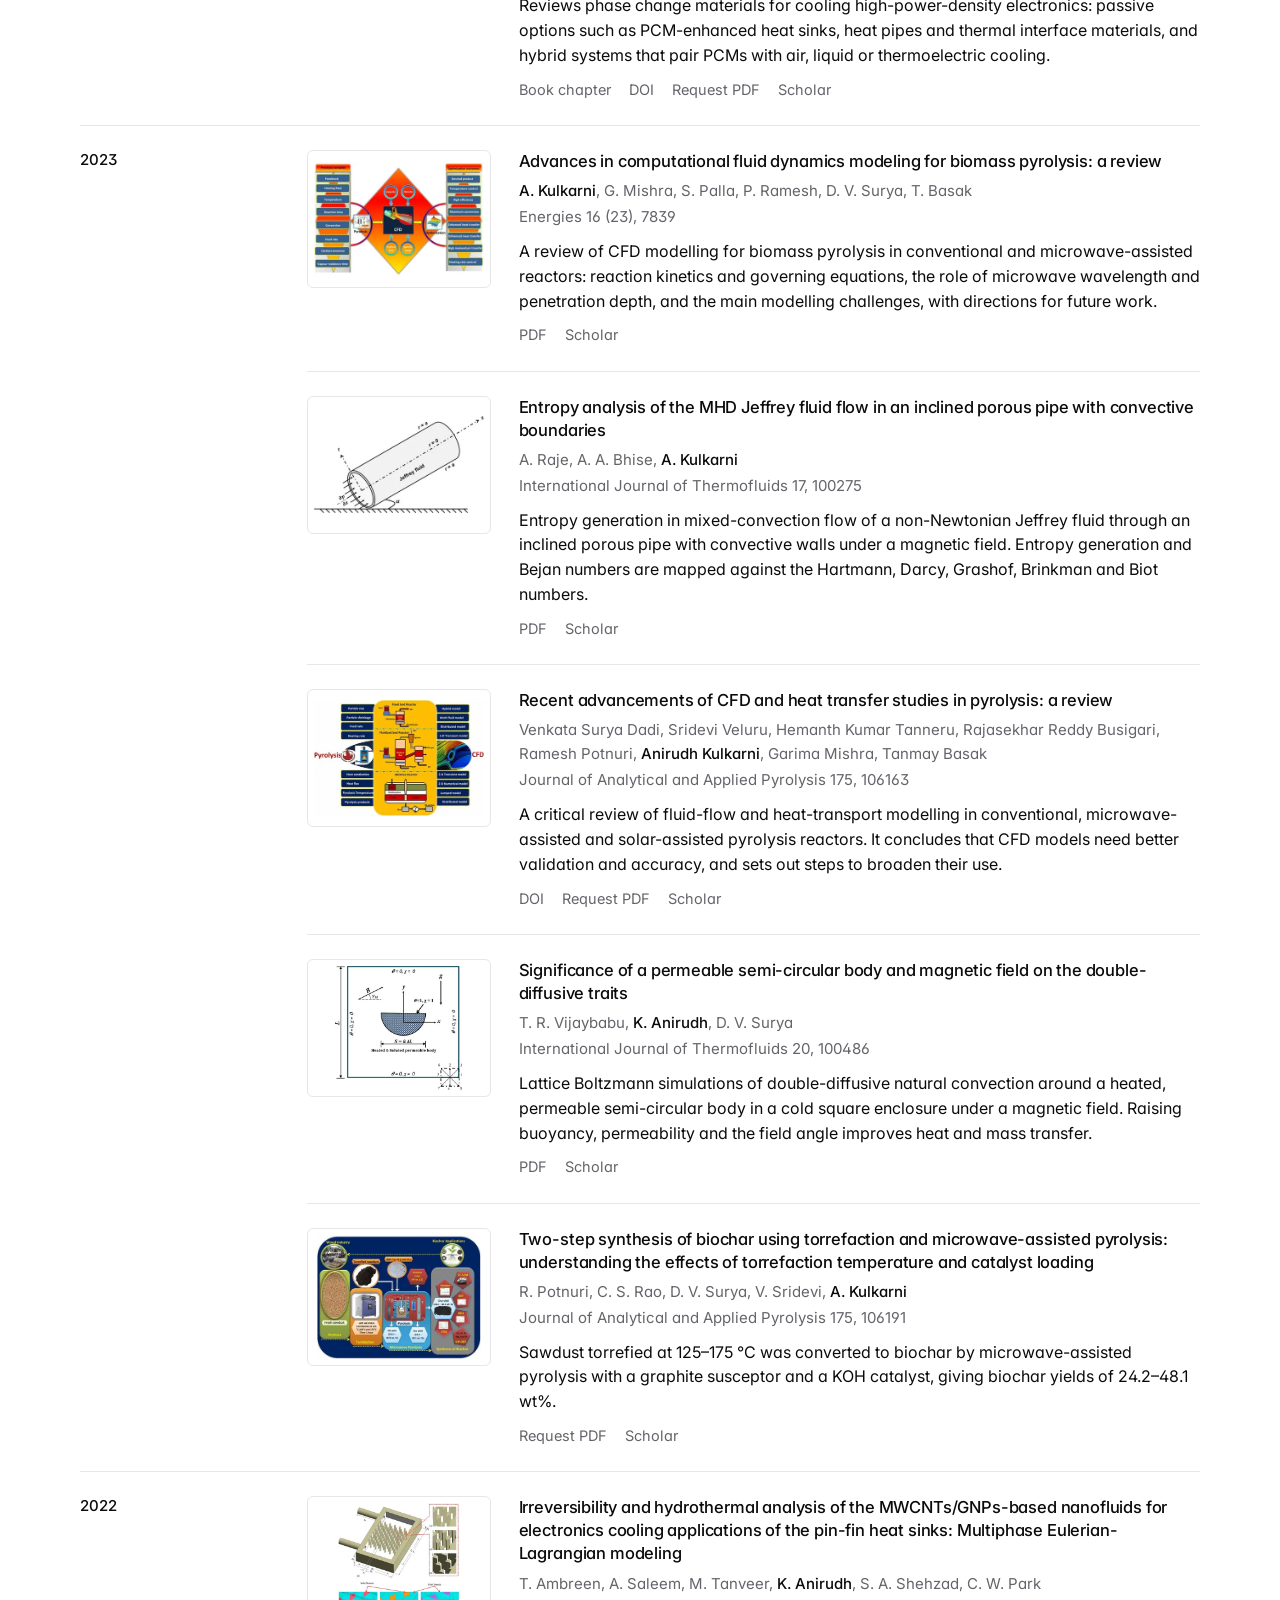
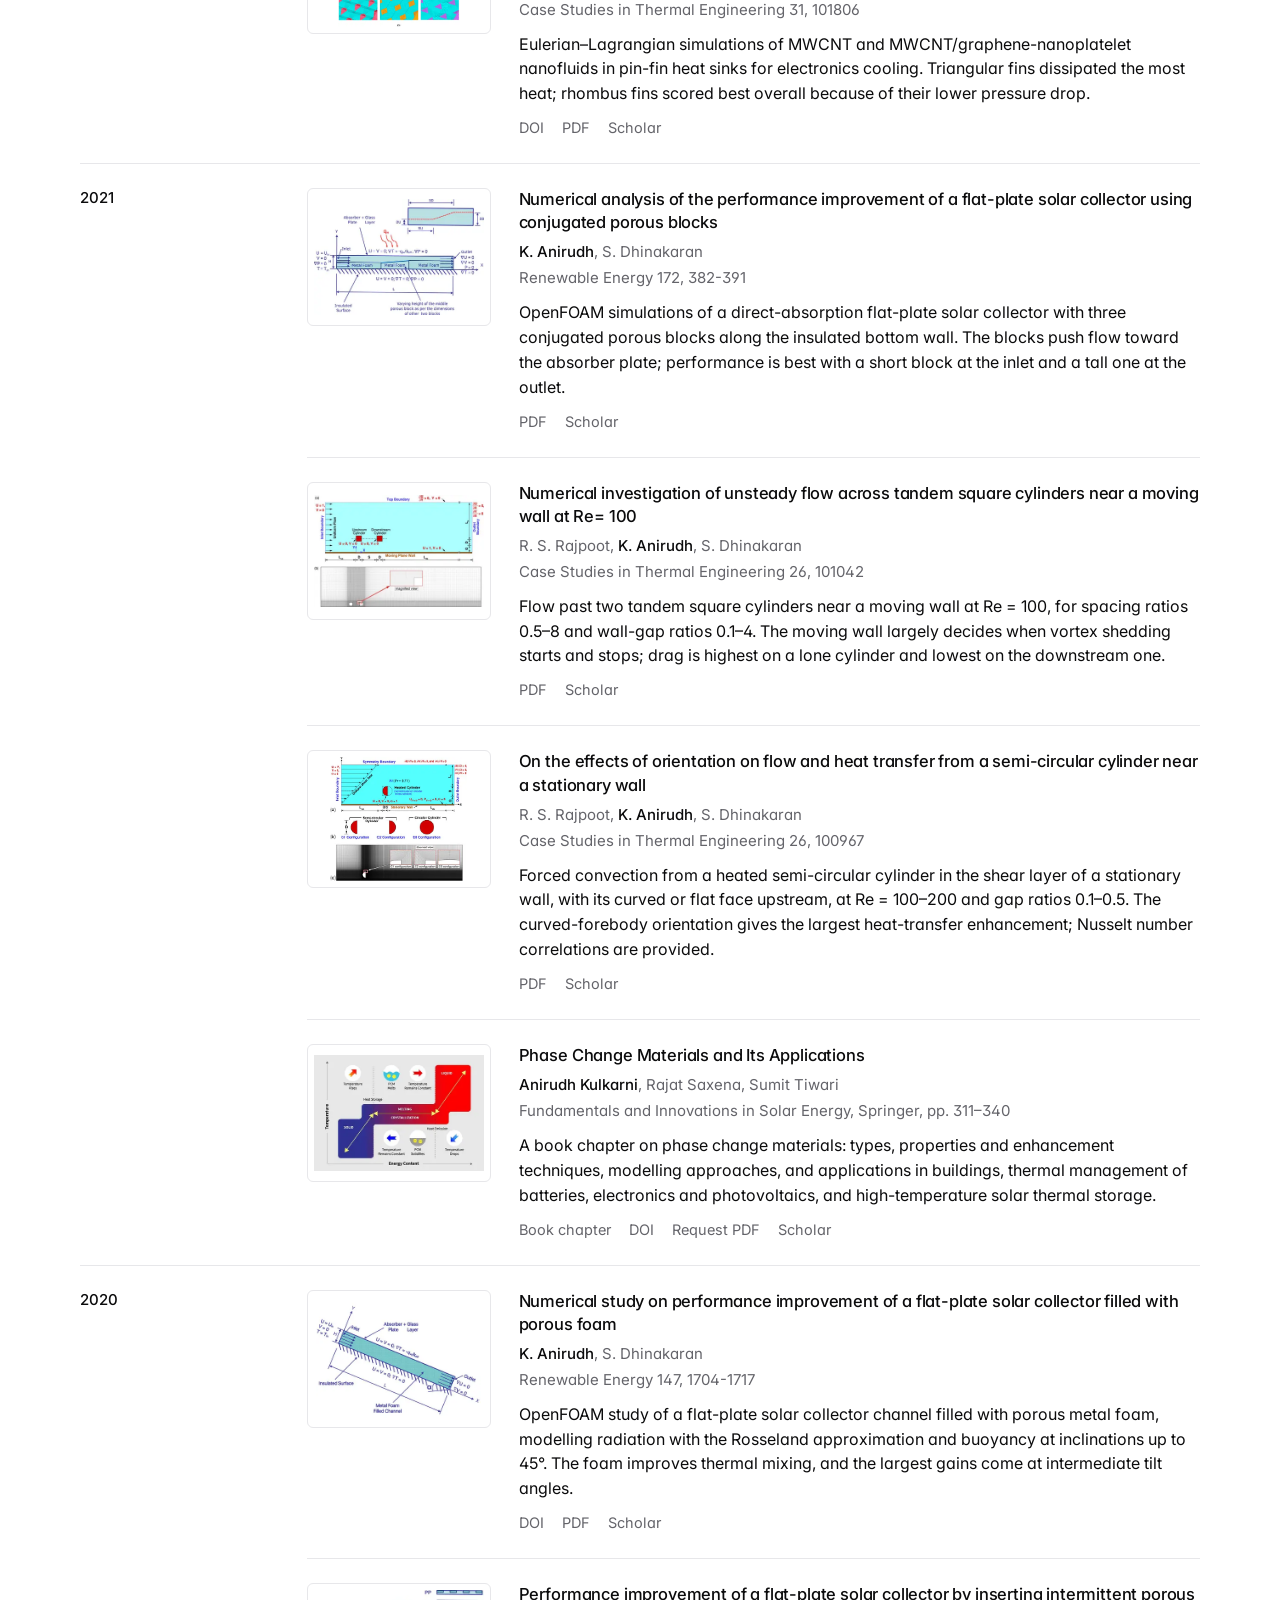
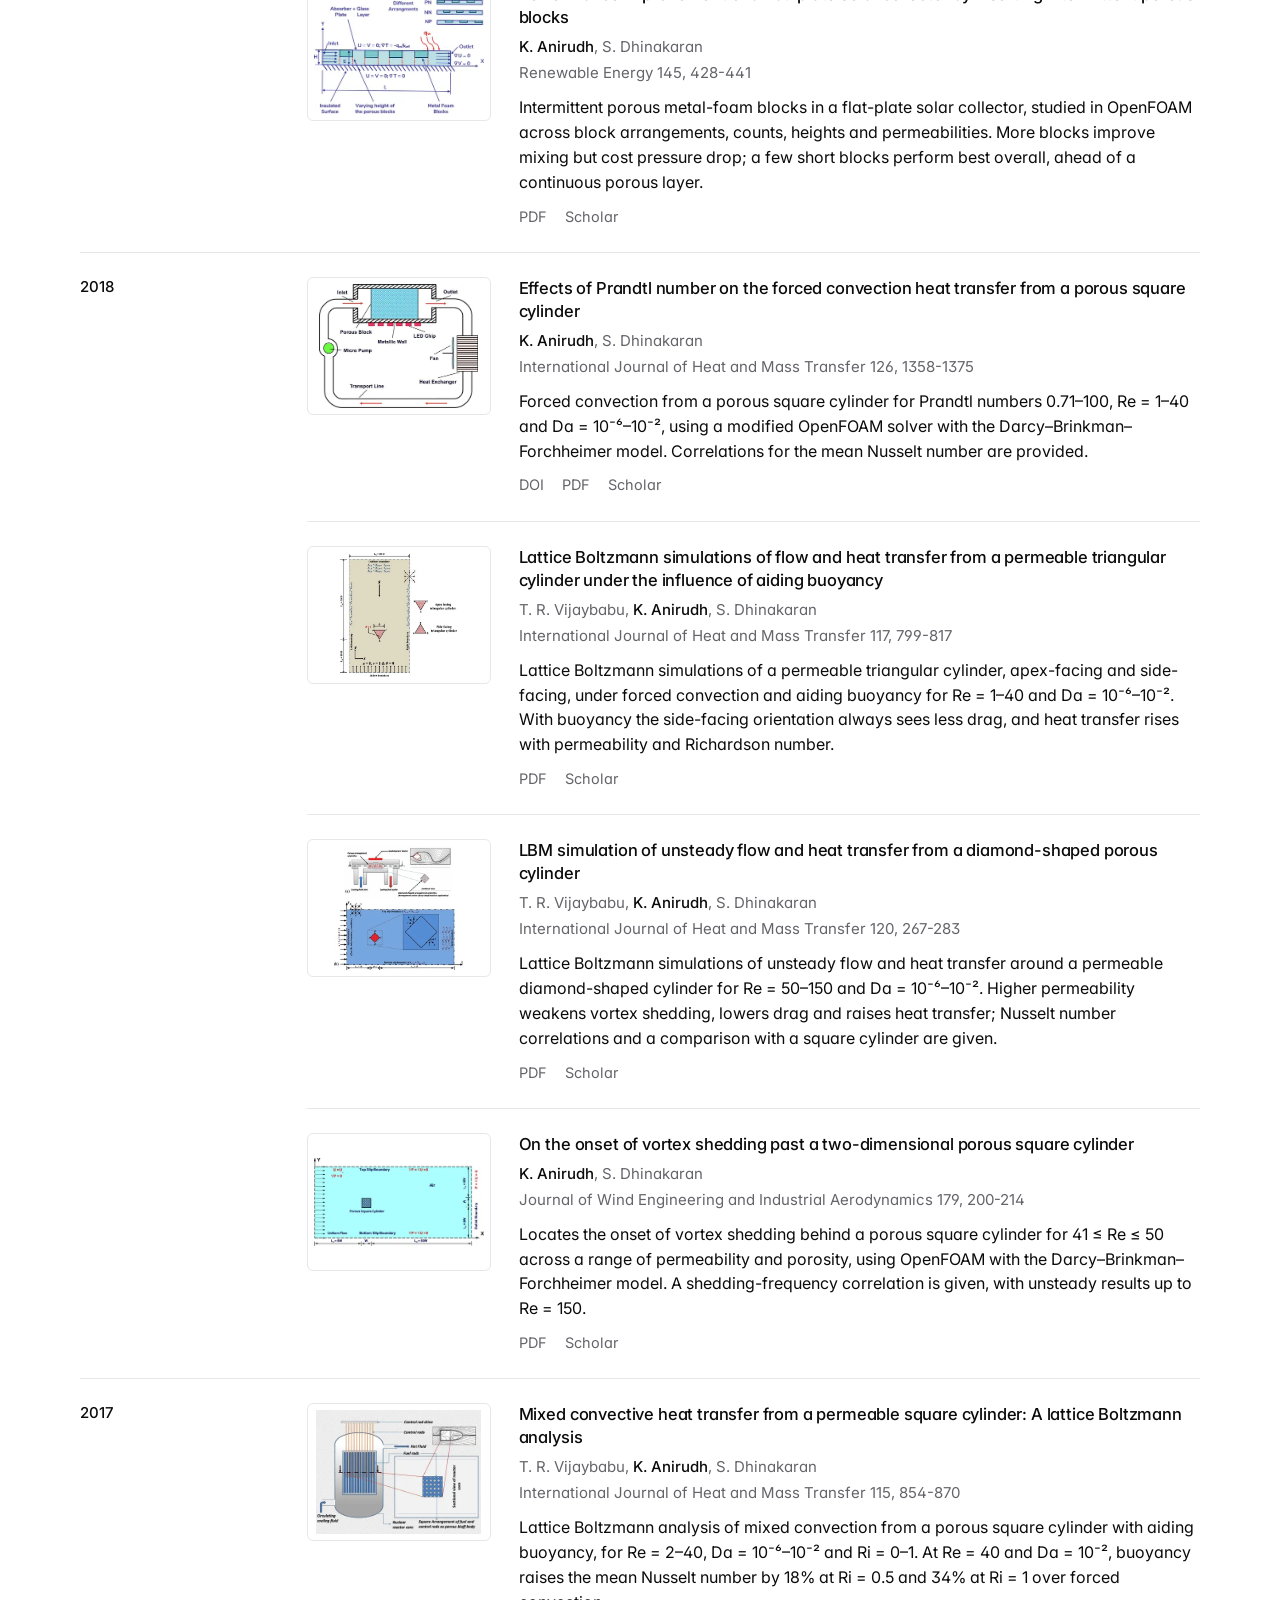
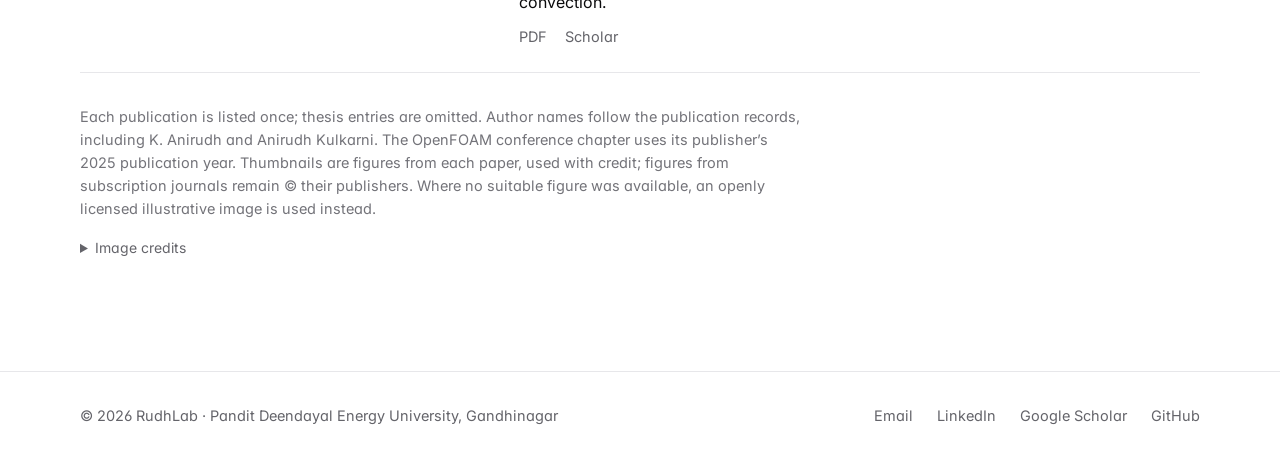
<file: publications.html>
<!doctype html>
<html lang="en">
<head>
<meta charset="utf-8">
<meta name="viewport" content="width=device-width, initial-scale=1">
<meta name="description" content="Journal articles and book chapters by Anirudh Kulkarni in computational fluid dynamics, heat transfer, dental mechanics, and renewable energy.">
<meta name="theme-color" content="#ffffff">
<title>Publications — RudhLab</title>
<link rel="canonical" href="https://rudhlab.com/publications.html">
<meta property="og:type" content="website">
<meta property="og:site_name" content="RudhLab">
<meta property="og:title" content="Publications — RudhLab">
<meta property="og:description" content="Journal articles and book chapters by Anirudh Kulkarni in computational fluid dynamics, heat transfer, dental mechanics, and renewable energy.">
<meta property="og:url" content="https://rudhlab.com/publications.html">
<meta property="og:image" content="https://rudhlab.com/assets/og-image.jpg">
<meta property="og:image:width" content="1200">
<meta property="og:image:height" content="630">
<meta property="og:image:alt" content="RudhLab: computational fluid dynamics, heat transfer, and mechanics">
<meta name="twitter:card" content="summary_large_image">
<link rel="icon" href="assets/mark.svg?v=20261029b" type="image/svg+xml">
<link rel="preconnect" href="https://fonts.googleapis.com">
<link rel="preconnect" href="https://fonts.gstatic.com" crossorigin>
<link rel="stylesheet" href="https://fonts.googleapis.com/css2?family=Inter:wght@400;500;600&amp;display=swap" media="print" onload="this.media='all'"><noscript><link rel="stylesheet" href="https://fonts.googleapis.com/css2?family=Inter:wght@400;500;600&amp;display=swap"></noscript>
<script src="theme.js?v=20261029b"></script>
<link rel="stylesheet" href="styles.css?v=20261029b">
<script src="content.js?v=20261029b" defer></script>
<script src="app.js?v=20261029b" defer></script>
</head>
<body>
<a class="skip" href="#main">Skip to content</a>
<header class="header"><div class="wrap">
<a class="brand" href="index.html" aria-label="RudhLab home"><svg viewBox="0 0 64 64" aria-hidden="true"><rect class="mark-tile" x="1" y="1" width="62" height="62" rx="16"/><g class="mark-lines" fill="none" stroke-linejoin="round"><path d="m32 12 18 10v21L32 53 14 43V22Z"/><path d="m14 22 18 10 18-10M32 32v21M32 12v20M14 43l18-11 18 11"/></g><g class="mark-nodes"><circle cx="32" cy="12" r="3"/><circle cx="14" cy="22" r="3"/><circle cx="50" cy="22" r="3"/><circle cx="32" cy="32" r="4"/><circle cx="14" cy="43" r="3"/><circle cx="50" cy="43" r="3"/><circle cx="32" cy="53" r="3"/></g></svg>RudhLab</a>
<nav class="nav" id="navigation" aria-label="Main"><a href="index.html#research">Research</a><a href="index.html#simulations">Simulations</a><a href="publications.html" aria-current="page">Publications</a><a href="news.html">News</a><a href="index.html#people">People</a><a href="careers.html">Careers</a><a href="profile.html">Profile</a><a href="index.html#contact">Contact</a></nav>
<button class="icon-button theme-toggle" type="button" aria-label="Switch to dark mode" aria-pressed="false"><svg class="moon" viewBox="0 0 24 24" fill="none" stroke="currentColor" stroke-width="1.6" stroke-linecap="round" stroke-linejoin="round" aria-hidden="true"><path d="M20 14.5A8 8 0 0 1 9.5 4a8 8 0 1 0 10.5 10.5Z"/></svg><svg class="sun" viewBox="0 0 24 24" fill="none" stroke="currentColor" stroke-width="1.6" stroke-linecap="round" stroke-linejoin="round" aria-hidden="true"><circle cx="12" cy="12" r="4"/><path d="M12 2v2m0 16v2M2 12h2m16 0h2M4.9 4.9l1.4 1.4m11.4 11.4 1.4 1.4M4.9 19.1l1.4-1.4M17.7 6.3l1.4-1.4"/></svg></button>
<button class="icon-button menu-toggle" type="button" aria-label="Menu" aria-expanded="false" aria-controls="navigation"><svg class="open-icon" viewBox="0 0 24 24" fill="none" stroke="currentColor" stroke-width="1.6" stroke-linecap="round" stroke-linejoin="round" aria-hidden="true"><path d="M4 8h16M4 16h16"/></svg><svg class="close" viewBox="0 0 24 24" fill="none" stroke="currentColor" stroke-width="1.6" stroke-linecap="round" stroke-linejoin="round" aria-hidden="true"><path d="M6 6l12 12M18 6 6 18"/></svg></button>
</div></header>
<main id="main">
<div class="wrap page-head"><h1>Publications</h1><p class="lede">18 journal articles and 3 book chapters in computational fluid dynamics, heat transfer, dental mechanics, and renewable energy. Also on <a class="link" href="https://scholar.google.com/citations?user=WoYtYLwAAAAJ&amp;hl=en" target="_blank" rel="noopener noreferrer">Google Scholar</a>.</p></div>
<div class="wrap page-body">
<div class="controls"><label class="search"><svg viewBox="0 0 24 24" fill="none" stroke="currentColor" stroke-width="1.6" stroke-linecap="round" stroke-linejoin="round" aria-hidden="true" stroke-width="2"><circle cx="11" cy="11" r="7"/><path d="m20 20-3.5-3.5"/></svg><input type="search" id="publication-search" placeholder="Search title, author, journal, or year" aria-label="Search publications"></label>
<button type="button" class="chip" id="publication-free" aria-pressed="false">Free to read<span>16</span></button></div>
<div class="chips topics" role="group" aria-label="Filter by topic"><button type="button" class="chip" data-publication-filter="all" aria-pressed="true">All<span>21</span></button><button type="button" class="chip" data-publication-filter="flow" aria-pressed="false">Flow and heat transfer<span>10</span></button><button type="button" class="chip" data-publication-filter="energy" aria-pressed="false">Thermal and solar energy<span>6</span></button><button type="button" class="chip" data-publication-filter="pyrolysis" aria-pressed="false">Pyrolysis and biomass<span>4</span></button><button type="button" class="chip" data-publication-filter="dental" aria-pressed="false">Dental mechanics<span>1</span></button></div>
<nav class="years" aria-label="Jump to year"><a href="#y2025">2025</a><a href="#y2024">2024</a><a href="#y2023">2023</a><a href="#y2022">2022</a><a href="#y2021">2021</a><a href="#y2020">2020</a><a href="#y2018">2018</a><a href="#y2017">2017</a></nav>
<p class="visually-hidden" id="publication-count" aria-live="polite"></p>
<div class="year-list" id="publication-list"><section class="year-group" data-year="2025" id="y2025"><h2>2025</h2><div><article class="pub" data-topic="dental" data-free data-type="journal"><figure class="pub-thumb"><img src="assets/publications/pub-17.jpg" srcset="assets/publications/pub-17.400.webp 400w, assets/publications/pub-17.webp 720w" sizes="(max-width:560px) calc(100vw - 32px), (max-width:760px) 120px, 184px" alt="Finite-element models of the molar with the T loop, Cherry loop and open helical loop." title="Figure 1, Mehta et al., Scientific Reports (2025), CC BY-NC-ND 4.0" width="720" height="166" loading="lazy" decoding="async"></figure><div class="pub-body"><h3><a href="https://doi.org/10.1038/s41598-025-94627-5" target="_blank" rel="noopener noreferrer">Finite element study of the efficacy of three different loops for bodily protraction of the mandibular molar</a></h3><p class="authors">Aditi Mehta, Alap Shah, Anisha Prasad, Bharvi Jani, Kinnari Shah, <strong>Anirudh Kulkarni</strong>, Nattapon Chantarapanich, Samroeng Inglam, Mohammad Fareed, Anand Marya</p><p class="venue">Scientific Reports 15 (1), 13938</p><p class="summary">A finite-element model built from a patient CBCT scan compares T, Cherry and open helical loops at 10°, 15° and 20° tip-back for protracting the mandibular second molar. All three loops performed alike; a 15° tip-back moved the molar with negligible tipping and no extrusion or intrusion.</p><p class="links"><a href="https://doi.org/10.1038/s41598-025-94627-5" target="_blank" rel="noopener noreferrer">DOI</a><a href="https://www.nature.com/articles/s41598-025-94627-5.pdf" target="_blank" rel="noopener noreferrer">PDF</a><a href="https://scholar.google.com/citations?view_op=view_citation&amp;hl=en&amp;user=WoYtYLwAAAAJ&amp;pagesize=100&amp;citation_for_view=WoYtYLwAAAAJ:7PzlFSSx8tAC" target="_blank" rel="noopener noreferrer">Scholar</a></p></div></article><article class="pub" data-topic="flow" data-free data-type="chapter"><figure class="pub-thumb photo"><img src="assets/publications/pub-20.jpg" srcset="assets/publications/pub-20.400.webp 400w, assets/publications/pub-20.webp 720w" sizes="(max-width:560px) calc(100vw - 32px), (max-width:760px) 120px, 184px" alt="Smoke visualisation of a Kármán vortex street behind a cylinder." title="Illustrative photo: Jürgen Wagner, Wikimedia Commons, CC BY-SA 4.0" width="720" height="540" loading="lazy" decoding="async"></figure><div class="pub-body"><h3><a href="https://scholar.google.com/citations?view_op=view_citation&amp;hl=en&amp;user=WoYtYLwAAAAJ&amp;pagesize=100&amp;citation_for_view=WoYtYLwAAAAJ:9ZlFYXVOiuMC" target="_blank" rel="noopener noreferrer">Secondary Wake Mode Instability Analysis Behind Two-Dimensional Cylinder Using OpenFOAM®</a></h3><p class="authors">Ravi Kant, Malay Verma, Ojas Satbhai, <strong>Anirudh Kulkarni</strong>, Ramesh Bhoraniya</p><p class="venue">Proceedings of Fluid Mechanics and Fluid Power (FMFP) 2023, Vol. 1: Fluid Mechanics, Springer, pp. 483–493</p><p class="summary">Uses OpenFOAM to examine the secondary wake mode instability in the flow behind a two-dimensional cylinder.</p><p class="links"><span>Book chapter</span><a href="https://doi.org/10.2139/ssrn.4236090" target="_blank" rel="noopener noreferrer">Preprint</a><a href="https://scholar.google.com/citations?view_op=view_citation&amp;hl=en&amp;user=WoYtYLwAAAAJ&amp;pagesize=100&amp;citation_for_view=WoYtYLwAAAAJ:9ZlFYXVOiuMC" target="_blank" rel="noopener noreferrer">Scholar</a></p></div></article></div></section><section class="year-group" data-year="2024" id="y2024"><h2>2024</h2><div><article class="pub" data-topic="pyrolysis" data-type="journal"><figure class="pub-thumb photo"><img src="assets/publications/pub-15.jpg" srcset="assets/publications/pub-15.400.webp 400w, assets/publications/pub-15.webp 720w" sizes="(max-width:560px) calc(100vw - 32px), (max-width:760px) 120px, 184px" alt="A pile of biochar." title="Illustrative photo: Oregon Department of Forestry, Wikimedia Commons, CC BY 2.0" width="720" height="540" loading="lazy" decoding="async"></figure><div class="pub-body"><h3><a href="https://scholar.google.com/citations?view_op=view_citation&amp;hl=en&amp;user=WoYtYLwAAAAJ&amp;pagesize=100&amp;citation_for_view=WoYtYLwAAAAJ:aqlVkmm33-oC" target="_blank" rel="noopener noreferrer">Understanding the role of CFD in microwave-assisted pyrolysis for biomass conversion</a></h3><p class="authors">A. Raje, A. A. Bhise, D. V. Surya, <strong>A. Kulkarni</strong></p><p class="venue">Journal of Analytical and Applied Pyrolysis 179, 106477</p><p class="summary">Reviews how CFD helps explain microwave-assisted pyrolysis of biomass, including microwave absorption and the distribution of thermal and electromagnetic fields. It identifies research gaps and argues for pairing simulations with experiments to predict bio-oil, biochar and syngas yields.</p><p class="links"><a href="mailto:anirudh.kulkarni@sot.pdpu.ac.in?subject=PDF%20request%3A%20Understanding%20the%20role%20of%20CFD%20in%20microwave-assisted%20pyrolysis%20for%20biomass%20conversion">Request PDF</a><a href="https://scholar.google.com/citations?view_op=view_citation&amp;hl=en&amp;user=WoYtYLwAAAAJ&amp;pagesize=100&amp;citation_for_view=WoYtYLwAAAAJ:aqlVkmm33-oC" target="_blank" rel="noopener noreferrer">Scholar</a></p></div></article><article class="pub" data-topic="energy" data-type="chapter"><figure class="pub-thumb photo"><img src="assets/publications/pub-19.jpg" srcset="assets/publications/pub-19.400.webp 400w, assets/publications/pub-19.webp 720w" sizes="(max-width:560px) calc(100vw - 32px), (max-width:760px) 120px, 184px" alt="A CPU heat sink with copper heat pipes and a fan." title="Illustrative photo: Hustvedt, Wikimedia Commons, CC BY-SA 3.0" width="720" height="540" loading="lazy" decoding="async"></figure><div class="pub-body"><h3><a href="https://doi.org/10.1201/9781003331957-9" target="_blank" rel="noopener noreferrer">Phase Change Material Applications in Thermal Management of Electronics and Electrical Systems</a></h3><p class="authors">Tehmina Ambreen, Arslan Saleem, Paula Ruiz-Hincapie, <strong>Anirudh Kulkarni</strong>, Hafiz Muhammad Ali, Cheol Woo Park</p><p class="venue">Phase Change Materials for Thermal Energy Management and Storage, CRC Press, pp. 207–230</p><p class="summary">Reviews phase change materials for cooling high-power-density electronics: passive options such as PCM-enhanced heat sinks, heat pipes and thermal interface materials, and hybrid systems that pair PCMs with air, liquid or thermoelectric cooling.</p><p class="links"><span>Book chapter</span><a href="https://doi.org/10.1201/9781003331957-9" target="_blank" rel="noopener noreferrer">DOI</a><a href="mailto:anirudh.kulkarni@sot.pdpu.ac.in?subject=PDF%20request%3A%20Phase%20Change%20Material%20Applications%20in%20Thermal%20Management%20of%20Electronics%20and%20Electrical%20Systems">Request PDF</a><a href="https://scholar.google.com/citations?view_op=view_citation&amp;hl=en&amp;user=WoYtYLwAAAAJ&amp;pagesize=100&amp;citation_for_view=WoYtYLwAAAAJ:mVmsd5A6BfQC" target="_blank" rel="noopener noreferrer">Scholar</a></p></div></article></div></section><section class="year-group" data-year="2023" id="y2023"><h2>2023</h2><div><article class="pub" data-topic="pyrolysis" data-free data-type="journal"><figure class="pub-thumb"><img src="assets/publications/pub-13.jpg" srcset="assets/publications/pub-13.400.webp 400w, assets/publications/pub-13.webp 720w" sizes="(max-width:560px) calc(100vw - 32px), (max-width:760px) 120px, 184px" alt="Diagram linking pyrolysis variables, CFD quantities and optimisation outcomes." title="Figure 1, Kulkarni et al., Energies (2023), CC BY 4.0" width="720" height="483" loading="lazy" decoding="async"></figure><div class="pub-body"><h3><a href="https://scholar.google.com/citations?view_op=view_citation&amp;hl=en&amp;user=WoYtYLwAAAAJ&amp;pagesize=100&amp;citation_for_view=WoYtYLwAAAAJ:qxL8FJ1GzNcC" target="_blank" rel="noopener noreferrer">Advances in computational fluid dynamics modeling for biomass pyrolysis: a review</a></h3><p class="authors"><strong>A. Kulkarni</strong>, G. Mishra, S. Palla, P. Ramesh, D. V. Surya, T. Basak</p><p class="venue">Energies 16 (23), 7839</p><p class="summary">A review of CFD modelling for biomass pyrolysis in conventional and microwave-assisted reactors: reaction kinetics and governing equations, the role of microwave wavelength and penetration depth, and the main modelling challenges, with directions for future work.</p><p class="links"><a href="https://www.mdpi.com/1996-1073/16/23/7839/pdf" target="_blank" rel="noopener noreferrer">PDF</a><a href="https://scholar.google.com/citations?view_op=view_citation&amp;hl=en&amp;user=WoYtYLwAAAAJ&amp;pagesize=100&amp;citation_for_view=WoYtYLwAAAAJ:qxL8FJ1GzNcC" target="_blank" rel="noopener noreferrer">Scholar</a></p></div></article><article class="pub" data-topic="flow" data-free data-type="journal"><figure class="pub-thumb"><img src="assets/publications/pub-05.jpg" srcset="assets/publications/pub-05.400.webp 400w, assets/publications/pub-05.webp 720w" sizes="(max-width:560px) calc(100vw - 32px), (max-width:760px) 120px, 184px" alt="Schematic of Jeffrey fluid flow in an inclined circular pipe." title="Figure 1, Raje et al., International Journal of Thermofluids (2023), CC BY 4.0" width="720" height="414" loading="lazy" decoding="async"></figure><div class="pub-body"><h3><a href="https://scholar.google.com/citations?view_op=view_citation&amp;hl=en&amp;user=WoYtYLwAAAAJ&amp;pagesize=100&amp;citation_for_view=WoYtYLwAAAAJ:KlAtU1dfN6UC" target="_blank" rel="noopener noreferrer">Entropy analysis of the MHD Jeffrey fluid flow in an inclined porous pipe with convective boundaries</a></h3><p class="authors">A. Raje, A. A. Bhise, <strong>A. Kulkarni</strong></p><p class="venue">International Journal of Thermofluids 17, 100275</p><p class="summary">Entropy generation in mixed-convection flow of a non-Newtonian Jeffrey fluid through an inclined porous pipe with convective walls under a magnetic field. Entropy generation and Bejan numbers are mapped against the Hartmann, Darcy, Grashof, Brinkman and Biot numbers.</p><p class="links"><a href="assets/publications/pub-05.pdf" target="_blank" rel="noopener">PDF</a><a href="https://scholar.google.com/citations?view_op=view_citation&amp;hl=en&amp;user=WoYtYLwAAAAJ&amp;pagesize=100&amp;citation_for_view=WoYtYLwAAAAJ:KlAtU1dfN6UC" target="_blank" rel="noopener noreferrer">Scholar</a></p></div></article><article class="pub" data-topic="pyrolysis" data-type="journal"><figure class="pub-thumb"><img src="assets/publications/pub-09.jpg" srcset="assets/publications/pub-09.400.webp 400w, assets/publications/pub-09.webp 720w" sizes="(max-width:560px) calc(100vw - 32px), (max-width:760px) 120px, 184px" alt="Graphical abstract linking pyrolysis reactor types to CFD model categories." title="Graphical abstract, Dadi et al., Journal of Analytical and Applied Pyrolysis (2023), © Elsevier" width="720" height="492" loading="lazy" decoding="async"></figure><div class="pub-body"><h3><a href="https://doi.org/10.1016/j.jaap.2023.106163" target="_blank" rel="noopener noreferrer">Recent advancements of CFD and heat transfer studies in pyrolysis: a review</a></h3><p class="authors">Venkata Surya Dadi, Sridevi Veluru, Hemanth Kumar Tanneru, Rajasekhar Reddy Busigari, Ramesh Potnuri, <strong>Anirudh Kulkarni</strong>, Garima Mishra, Tanmay Basak</p><p class="venue">Journal of Analytical and Applied Pyrolysis 175, 106163</p><p class="summary">A critical review of fluid-flow and heat-transport modelling in conventional, microwave-assisted and solar-assisted pyrolysis reactors. It concludes that CFD models need better validation and accuracy, and sets out steps to broaden their use.</p><p class="links"><a href="https://doi.org/10.1016/j.jaap.2023.106163" target="_blank" rel="noopener noreferrer">DOI</a><a href="mailto:anirudh.kulkarni@sot.pdpu.ac.in?subject=PDF%20request%3A%20Recent%20advancements%20of%20CFD%20and%20heat%20transfer%20studies%20in%20pyrolysis%3A%20a%20review">Request PDF</a><a href="https://scholar.google.com/citations?view_op=view_citation&amp;hl=en&amp;user=WoYtYLwAAAAJ&amp;pagesize=100&amp;citation_for_view=WoYtYLwAAAAJ:ULOm3_A8WrAC" target="_blank" rel="noopener noreferrer">Scholar</a></p></div></article><article class="pub" data-topic="flow" data-free data-type="journal"><figure class="pub-thumb"><img src="assets/publications/pub-14.jpg" srcset="assets/publications/pub-14.400.webp 400w, assets/publications/pub-14.webp 551w" sizes="(max-width:560px) calc(100vw - 32px), (max-width:760px) 120px, 184px" alt="Schematic of a permeable semi-circular body in a square enclosure with an inclined magnetic field." title="Figure 1, Vijaybabu et al., International Journal of Thermofluids (2023), CC BY-NC-ND 4.0" width="551" height="540" loading="lazy" decoding="async"></figure><div class="pub-body"><h3><a href="https://scholar.google.com/citations?view_op=view_citation&amp;hl=en&amp;user=WoYtYLwAAAAJ&amp;pagesize=100&amp;citation_for_view=WoYtYLwAAAAJ:4TOpqqG69KYC" target="_blank" rel="noopener noreferrer">Significance of a permeable semi-circular body and magnetic field on the double-diffusive traits</a></h3><p class="authors">T. R. Vijaybabu, <strong>K. Anirudh</strong>, D. V. Surya</p><p class="venue">International Journal of Thermofluids 20, 100486</p><p class="summary">Lattice Boltzmann simulations of double-diffusive natural convection around a heated, permeable semi-circular body in a cold square enclosure under a magnetic field. Raising buoyancy, permeability and the field angle improves heat and mass transfer.</p><p class="links"><a href="assets/publications/pub-14.pdf" target="_blank" rel="noopener">PDF</a><a href="https://scholar.google.com/citations?view_op=view_citation&amp;hl=en&amp;user=WoYtYLwAAAAJ&amp;pagesize=100&amp;citation_for_view=WoYtYLwAAAAJ:4TOpqqG69KYC" target="_blank" rel="noopener noreferrer">Scholar</a></p></div></article><article class="pub" data-topic="pyrolysis" data-type="journal"><figure class="pub-thumb"><img src="assets/publications/pub-08.jpg" srcset="assets/publications/pub-08.400.webp 400w, assets/publications/pub-08.webp 714w" sizes="(max-width:560px) calc(100vw - 32px), (max-width:760px) 120px, 184px" alt="Graphical abstract: sawdust torrefaction, microwave pyrolysis and biochar characterisation." title="Graphical abstract, Potnuri et al., Journal of Analytical and Applied Pyrolysis (2023), © Elsevier" width="714" height="540" loading="lazy" decoding="async"></figure><div class="pub-body"><h3><a href="https://scholar.google.com/citations?view_op=view_citation&amp;hl=en&amp;user=WoYtYLwAAAAJ&amp;pagesize=100&amp;citation_for_view=WoYtYLwAAAAJ:_kc_bZDykSQC" target="_blank" rel="noopener noreferrer">Two-step synthesis of biochar using torrefaction and microwave-assisted pyrolysis: understanding the effects of torrefaction temperature and catalyst loading</a></h3><p class="authors">R. Potnuri, C. S. Rao, D. V. Surya, V. Sridevi, <strong>A. Kulkarni</strong></p><p class="venue">Journal of Analytical and Applied Pyrolysis 175, 106191</p><p class="summary">Sawdust torrefied at 125–175 °C was converted to biochar by microwave-assisted pyrolysis with a graphite susceptor and a KOH catalyst, giving biochar yields of 24.2–48.1 wt%.</p><p class="links"><a href="mailto:anirudh.kulkarni@sot.pdpu.ac.in?subject=PDF%20request%3A%20Two-step%20synthesis%20of%20biochar%20using%20torrefaction%20and%20microwave-assisted%20pyrolysis%3A%20understanding%20the%20effects%20of%20torrefaction%20temperature%20and%20catalyst%20loading">Request PDF</a><a href="https://scholar.google.com/citations?view_op=view_citation&amp;hl=en&amp;user=WoYtYLwAAAAJ&amp;pagesize=100&amp;citation_for_view=WoYtYLwAAAAJ:_kc_bZDykSQC" target="_blank" rel="noopener noreferrer">Scholar</a></p></div></article></div></section><section class="year-group" data-year="2022" id="y2022"><h2>2022</h2><div><article class="pub" data-topic="energy" data-free data-type="journal"><figure class="pub-thumb"><img src="assets/publications/pub-07.jpg" srcset="assets/publications/pub-07.400.webp 400w, assets/publications/pub-07.webp 532w" sizes="(max-width:560px) calc(100vw - 32px), (max-width:760px) 120px, 184px" alt="Pin-fin heat sink with triangular, rhombus and hydrofoil fin configurations." title="Figure 1, Ambreen et al., Case Studies in Thermal Engineering (2022), CC BY 4.0" width="532" height="540" loading="lazy" decoding="async"></figure><div class="pub-body"><h3><a href="https://doi.org/10.1016/j.csite.2022.101806" target="_blank" rel="noopener noreferrer">Irreversibility and hydrothermal analysis of the MWCNTs/GNPs-based nanofluids for electronics cooling applications of the pin-fin heat sinks: Multiphase Eulerian-Lagrangian modeling</a></h3><p class="authors">T. Ambreen, A. Saleem, M. Tanveer, <strong>K. Anirudh</strong>, S. A. Shehzad, C. W. Park</p><p class="venue">Case Studies in Thermal Engineering 31, 101806</p><p class="summary">Eulerian–Lagrangian simulations of MWCNT and MWCNT/graphene-nanoplatelet nanofluids in pin-fin heat sinks for electronics cooling. Triangular fins dissipated the most heat; rhombus fins scored best overall because of their lower pressure drop.</p><p class="links"><a href="https://doi.org/10.1016/j.csite.2022.101806" target="_blank" rel="noopener noreferrer">DOI</a><a href="assets/publications/pub-07.pdf" target="_blank" rel="noopener">PDF</a><a href="https://scholar.google.com/citations?view_op=view_citation&amp;hl=en&amp;user=WoYtYLwAAAAJ&amp;pagesize=100&amp;citation_for_view=WoYtYLwAAAAJ:5nxA0vEk-isC" target="_blank" rel="noopener noreferrer">Scholar</a></p></div></article></div></section><section class="year-group" data-year="2021" id="y2021"><h2>2021</h2><div><article class="pub" data-topic="energy" data-free data-type="journal"><figure class="pub-thumb"><img src="assets/publications/pub-10.jpg" srcset="assets/publications/pub-10.400.webp 400w, assets/publications/pub-10.webp 720w" sizes="(max-width:560px) calc(100vw - 32px), (max-width:760px) 120px, 184px" alt="Solar collector channel with three metal-foam blocks along the bottom wall." title="Figure 1, Anirudh &amp; Dhinakaran, Renewable Energy (2021), © Elsevier" width="720" height="492" loading="lazy" decoding="async"></figure><div class="pub-body"><h3><a href="https://scholar.google.com/citations?view_op=view_citation&amp;hl=en&amp;user=WoYtYLwAAAAJ&amp;pagesize=100&amp;citation_for_view=WoYtYLwAAAAJ:eQOLeE2rZwMC" target="_blank" rel="noopener noreferrer">Numerical analysis of the performance improvement of a flat-plate solar collector using conjugated porous blocks</a></h3><p class="authors"><strong>K. Anirudh</strong>, S. Dhinakaran</p><p class="venue">Renewable Energy 172, 382-391</p><p class="summary">OpenFOAM simulations of a direct-absorption flat-plate solar collector with three conjugated porous blocks along the insulated bottom wall. The blocks push flow toward the absorber plate; performance is best with a short block at the inlet and a tall one at the outlet.</p><p class="links"><a href="https://people.iiti.ac.in/~sdhina/images/Publications/21-Anirudh-Dhinakaran.pdf" target="_blank" rel="noopener noreferrer">PDF</a><a href="https://scholar.google.com/citations?view_op=view_citation&amp;hl=en&amp;user=WoYtYLwAAAAJ&amp;pagesize=100&amp;citation_for_view=WoYtYLwAAAAJ:eQOLeE2rZwMC" target="_blank" rel="noopener noreferrer">Scholar</a></p></div></article><article class="pub" data-topic="flow" data-free data-type="journal"><figure class="pub-thumb"><img src="assets/publications/pub-12.jpg" srcset="assets/publications/pub-12.400.webp 400w, assets/publications/pub-12.webp 720w" sizes="(max-width:560px) calc(100vw - 32px), (max-width:760px) 120px, 184px" alt="Computational domain with upstream and downstream square cylinders above a moving wall." title="Figure 1, Rajpoot et al., Case Studies in Thermal Engineering (2021), CC BY-NC-ND 4.0" width="720" height="475" loading="lazy" decoding="async"></figure><div class="pub-body"><h3><a href="https://scholar.google.com/citations?view_op=view_citation&amp;hl=en&amp;user=WoYtYLwAAAAJ&amp;pagesize=100&amp;citation_for_view=WoYtYLwAAAAJ:ufrVoPGSRksC" target="_blank" rel="noopener noreferrer">Numerical investigation of unsteady flow across tandem square cylinders near a moving wall at Re= 100</a></h3><p class="authors">R. S. Rajpoot, <strong>K. Anirudh</strong>, S. Dhinakaran</p><p class="venue">Case Studies in Thermal Engineering 26, 101042</p><p class="summary">Flow past two tandem square cylinders near a moving wall at Re = 100, for spacing ratios 0.5–8 and wall-gap ratios 0.1–4. The moving wall largely decides when vortex shedding starts and stops; drag is highest on a lone cylinder and lowest on the downstream one.</p><p class="links"><a href="https://people.iiti.ac.in/~sdhina/images/Publications/24-Rajendra-Dhinakaran-TandemRe100.pdf" target="_blank" rel="noopener noreferrer">PDF</a><a href="https://scholar.google.com/citations?view_op=view_citation&amp;hl=en&amp;user=WoYtYLwAAAAJ&amp;pagesize=100&amp;citation_for_view=WoYtYLwAAAAJ:ufrVoPGSRksC" target="_blank" rel="noopener noreferrer">Scholar</a></p></div></article><article class="pub" data-topic="flow" data-free data-type="journal"><figure class="pub-thumb"><img src="assets/publications/pub-16.jpg" srcset="assets/publications/pub-16.400.webp 400w, assets/publications/pub-16.webp 598w" sizes="(max-width:560px) calc(100vw - 32px), (max-width:760px) 120px, 184px" alt="Domain with a heated semi-circular cylinder near a wall, shown in two orientations." title="Figure 1, Rajpoot et al., Case Studies in Thermal Engineering (2021), CC BY-NC-ND 4.0" width="598" height="540" loading="lazy" decoding="async"></figure><div class="pub-body"><h3><a href="https://scholar.google.com/citations?view_op=view_citation&amp;hl=en&amp;user=WoYtYLwAAAAJ&amp;pagesize=100&amp;citation_for_view=WoYtYLwAAAAJ:WF5omc3nYNoC" target="_blank" rel="noopener noreferrer">On the effects of orientation on flow and heat transfer from a semi-circular cylinder near a stationary wall</a></h3><p class="authors">R. S. Rajpoot, <strong>K. Anirudh</strong>, S. Dhinakaran</p><p class="venue">Case Studies in Thermal Engineering 26, 100967</p><p class="summary">Forced convection from a heated semi-circular cylinder in the shear layer of a stationary wall, with its curved or flat face upstream, at Re = 100–200 and gap ratios 0.1–0.5. The curved-forebody orientation gives the largest heat-transfer enhancement; Nusselt number correlations are provided.</p><p class="links"><a href="https://people.iiti.ac.in/~sdhina/images/Publications/23-Rajendra-Dhinakaran-SemicircularNearWall.pdf" target="_blank" rel="noopener noreferrer">PDF</a><a href="https://scholar.google.com/citations?view_op=view_citation&amp;hl=en&amp;user=WoYtYLwAAAAJ&amp;pagesize=100&amp;citation_for_view=WoYtYLwAAAAJ:WF5omc3nYNoC" target="_blank" rel="noopener noreferrer">Scholar</a></p></div></article><article class="pub" data-topic="energy" data-type="chapter"><figure class="pub-thumb"><img src="assets/publications/pub-22.jpg" srcset="assets/publications/pub-22.400.webp 400w, assets/publications/pub-22.webp 720w" sizes="(max-width:560px) calc(100vw - 32px), (max-width:760px) 120px, 184px" alt="Temperature against energy content as a phase change material melts and solidifies." title="Illustrative diagram, Wikimedia Commons, CC0" width="720" height="491" loading="lazy" decoding="async"></figure><div class="pub-body"><h3><a href="https://doi.org/10.1007/978-981-33-6456-1_13" target="_blank" rel="noopener noreferrer">Phase Change Materials and Its Applications</a></h3><p class="authors"><strong>Anirudh Kulkarni</strong>, Rajat Saxena, Sumit Tiwari</p><p class="venue">Fundamentals and Innovations in Solar Energy, Springer, pp. 311–340</p><p class="summary">A book chapter on phase change materials: types, properties and enhancement techniques, modelling approaches, and applications in buildings, thermal management of batteries, electronics and photovoltaics, and high-temperature solar thermal storage.</p><p class="links"><span>Book chapter</span><a href="https://doi.org/10.1007/978-981-33-6456-1_13" target="_blank" rel="noopener noreferrer">DOI</a><a href="mailto:anirudh.kulkarni@sot.pdpu.ac.in?subject=PDF%20request%3A%20Phase%20Change%20Materials%20and%20Its%20Applications">Request PDF</a><a href="https://scholar.google.com/citations?view_op=view_citation&amp;hl=en&amp;user=WoYtYLwAAAAJ&amp;pagesize=100&amp;citation_for_view=WoYtYLwAAAAJ:LkGwnXOMwfcC" target="_blank" rel="noopener noreferrer">Scholar</a></p></div></article></div></section><section class="year-group" data-year="2020" id="y2020"><h2>2020</h2><div><article class="pub" data-topic="energy" data-free data-type="journal"><figure class="pub-thumb"><img src="assets/publications/pub-01.jpg" srcset="assets/publications/pub-01.400.webp 400w, assets/publications/pub-01.webp 720w" sizes="(max-width:560px) calc(100vw - 32px), (max-width:760px) 120px, 184px" alt="Inclined solar collector channel filled with metal foam." title="Figure 1, Anirudh &amp; Dhinakaran, Renewable Energy (2020), © Elsevier" width="720" height="540" loading="lazy" decoding="async"></figure><div class="pub-body"><h3><a href="https://doi.org/10.1016/j.renene.2019.09.038" target="_blank" rel="noopener noreferrer">Numerical study on performance improvement of a flat-plate solar collector filled with porous foam</a></h3><p class="authors"><strong>K. Anirudh</strong>, S. Dhinakaran</p><p class="venue">Renewable Energy 147, 1704-1717</p><p class="summary">OpenFOAM study of a flat-plate solar collector channel filled with porous metal foam, modelling radiation with the Rosseland approximation and buoyancy at inclinations up to 45°. The foam improves thermal mixing, and the largest gains come at intermediate tilt angles.</p><p class="links"><a href="https://doi.org/10.1016/j.renene.2019.09.038" target="_blank" rel="noopener noreferrer">DOI</a><a href="https://people.iiti.ac.in/~sdhina/images/Publications/20-Dhinakaran.pdf" target="_blank" rel="noopener noreferrer">PDF</a><a href="https://scholar.google.com/citations?view_op=view_citation&amp;hl=en&amp;user=WoYtYLwAAAAJ&amp;pagesize=100&amp;citation_for_view=WoYtYLwAAAAJ:UeHWp8X0CEIC" target="_blank" rel="noopener noreferrer">Scholar</a></p></div></article><article class="pub" data-topic="energy" data-free data-type="journal"><figure class="pub-thumb"><img src="assets/publications/pub-00.jpg" srcset="assets/publications/pub-00.400.webp 400w, assets/publications/pub-00.webp 720w" sizes="(max-width:560px) calc(100vw - 32px), (max-width:760px) 120px, 184px" alt="Solar collector channel with intermittent metal-foam blocks in four arrangements." title="Figure 1, Anirudh &amp; Dhinakaran, Renewable Energy (2020), © Elsevier" width="720" height="524" loading="lazy" decoding="async"></figure><div class="pub-body"><h3><a href="https://scholar.google.com/citations?view_op=view_citation&amp;hl=en&amp;user=WoYtYLwAAAAJ&amp;pagesize=100&amp;citation_for_view=WoYtYLwAAAAJ:9yKSN-GCB0IC" target="_blank" rel="noopener noreferrer">Performance improvement of a flat-plate solar collector by inserting intermittent porous blocks</a></h3><p class="authors"><strong>K. Anirudh</strong>, S. Dhinakaran</p><p class="venue">Renewable Energy 145, 428-441</p><p class="summary">Intermittent porous metal-foam blocks in a flat-plate solar collector, studied in OpenFOAM across block arrangements, counts, heights and permeabilities. More blocks improve mixing but cost pressure drop; a few short blocks perform best overall, ahead of a continuous porous layer.</p><p class="links"><a href="https://people.iiti.ac.in/~sdhina/images/Publications/19-Dhinakaran.pdf" target="_blank" rel="noopener noreferrer">PDF</a><a href="https://scholar.google.com/citations?view_op=view_citation&amp;hl=en&amp;user=WoYtYLwAAAAJ&amp;pagesize=100&amp;citation_for_view=WoYtYLwAAAAJ:9yKSN-GCB0IC" target="_blank" rel="noopener noreferrer">Scholar</a></p></div></article></div></section><section class="year-group" data-year="2018" id="y2018"><h2>2018</h2><div><article class="pub" data-topic="flow" data-free data-type="journal"><figure class="pub-thumb"><img src="assets/publications/pub-02.jpg" srcset="assets/publications/pub-02.400.webp 400w, assets/publications/pub-02.webp 690w" sizes="(max-width:560px) calc(100vw - 32px), (max-width:760px) 120px, 184px" alt="Electronics cooling loop with a porous block above LED chips." title="Figure 1, Anirudh &amp; Dhinakaran, International Journal of Heat and Mass Transfer (2018), © Elsevier" width="690" height="540" loading="lazy" decoding="async"></figure><div class="pub-body"><h3><a href="https://doi.org/10.1016/j.ijheatmasstransfer.2018.06.003" target="_blank" rel="noopener noreferrer">Effects of Prandtl number on the forced convection heat transfer from a porous square cylinder</a></h3><p class="authors"><strong>K. Anirudh</strong>, S. Dhinakaran</p><p class="venue">International Journal of Heat and Mass Transfer 126, 1358-1375</p><p class="summary">Forced convection from a porous square cylinder for Prandtl numbers 0.71–100, Re = 1–40 and Da = 10⁻⁶–10⁻², using a modified OpenFOAM solver with the Darcy–Brinkman–Forchheimer model. Correlations for the mean Nusselt number are provided.</p><p class="links"><a href="https://doi.org/10.1016/j.ijheatmasstransfer.2018.06.003" target="_blank" rel="noopener noreferrer">DOI</a><a href="https://people.iiti.ac.in/~sdhina/images/Publications/17-Dhinakaran.pdf" target="_blank" rel="noopener noreferrer">PDF</a><a href="https://scholar.google.com/citations?view_op=view_citation&amp;hl=en&amp;user=WoYtYLwAAAAJ&amp;pagesize=100&amp;citation_for_view=WoYtYLwAAAAJ:u5HHmVD_uO8C" target="_blank" rel="noopener noreferrer">Scholar</a></p></div></article><article class="pub" data-topic="flow" data-free data-type="journal"><figure class="pub-thumb"><img src="assets/publications/pub-11.jpg" srcset="assets/publications/pub-11.400.webp 400w, assets/publications/pub-11.webp 512w" sizes="(max-width:560px) calc(100vw - 32px), (max-width:760px) 120px, 184px" alt="Domain for upward flow past a heated permeable triangular cylinder in two orientations." title="Figure 1, Vijaybabu et al., International Journal of Heat and Mass Transfer (2018), © Elsevier" width="512" height="540" loading="lazy" decoding="async"></figure><div class="pub-body"><h3><a href="https://scholar.google.com/citations?view_op=view_citation&amp;hl=en&amp;user=WoYtYLwAAAAJ&amp;pagesize=100&amp;citation_for_view=WoYtYLwAAAAJ:d1gkVwhDpl0C" target="_blank" rel="noopener noreferrer">Lattice Boltzmann simulations of flow and heat transfer from a permeable triangular cylinder under the influence of aiding buoyancy</a></h3><p class="authors">T. R. Vijaybabu, <strong>K. Anirudh</strong>, S. Dhinakaran</p><p class="venue">International Journal of Heat and Mass Transfer 117, 799-817</p><p class="summary">Lattice Boltzmann simulations of a permeable triangular cylinder, apex-facing and side-facing, under forced convection and aiding buoyancy for Re = 1–40 and Da = 10⁻⁶–10⁻². With buoyancy the side-facing orientation always sees less drag, and heat transfer rises with permeability and Richardson number.</p><p class="links"><a href="https://people.iiti.ac.in/~sdhina/images/Publications/14-Dhinakaran.pdf" target="_blank" rel="noopener noreferrer">PDF</a><a href="https://scholar.google.com/citations?view_op=view_citation&amp;hl=en&amp;user=WoYtYLwAAAAJ&amp;pagesize=100&amp;citation_for_view=WoYtYLwAAAAJ:d1gkVwhDpl0C" target="_blank" rel="noopener noreferrer">Scholar</a></p></div></article><article class="pub" data-topic="flow" data-free data-type="journal"><figure class="pub-thumb"><img src="assets/publications/pub-04.jpg" srcset="assets/publications/pub-04.400.webp 400w, assets/publications/pub-04.webp 563w" sizes="(max-width:560px) calc(100vw - 32px), (max-width:760px) 120px, 184px" alt="Porous pin-fin cooling application and the domain around a diamond-shaped porous cylinder." title="Figure 1, Vijaybabu et al., International Journal of Heat and Mass Transfer (2018), © Elsevier" width="563" height="540" loading="lazy" decoding="async"></figure><div class="pub-body"><h3><a href="https://scholar.google.com/citations?view_op=view_citation&amp;hl=en&amp;user=WoYtYLwAAAAJ&amp;pagesize=100&amp;citation_for_view=WoYtYLwAAAAJ:2osOgNQ5qMEC" target="_blank" rel="noopener noreferrer">LBM simulation of unsteady flow and heat transfer from a diamond-shaped porous cylinder</a></h3><p class="authors">T. R. Vijaybabu, <strong>K. Anirudh</strong>, S. Dhinakaran</p><p class="venue">International Journal of Heat and Mass Transfer 120, 267-283</p><p class="summary">Lattice Boltzmann simulations of unsteady flow and heat transfer around a permeable diamond-shaped cylinder for Re = 50–150 and Da = 10⁻⁶–10⁻². Higher permeability weakens vortex shedding, lowers drag and raises heat transfer; Nusselt number correlations and a comparison with a square cylinder are given.</p><p class="links"><a href="https://people.iiti.ac.in/~sdhina/images/Publications/15-Dhinakaran.pdf" target="_blank" rel="noopener noreferrer">PDF</a><a href="https://scholar.google.com/citations?view_op=view_citation&amp;hl=en&amp;user=WoYtYLwAAAAJ&amp;pagesize=100&amp;citation_for_view=WoYtYLwAAAAJ:2osOgNQ5qMEC" target="_blank" rel="noopener noreferrer">Scholar</a></p></div></article><article class="pub" data-topic="flow" data-free data-type="journal"><figure class="pub-thumb"><img src="assets/publications/pub-03.jpg" srcset="assets/publications/pub-03.400.webp 400w, assets/publications/pub-03.webp 720w" sizes="(max-width:560px) calc(100vw - 32px), (max-width:760px) 120px, 184px" alt="Computational domain around a porous square cylinder in uniform flow." title="Figure 1, Anirudh &amp; Dhinakaran, Journal of Wind Engineering and Industrial Aerodynamics (2018), © Elsevier" width="720" height="373" loading="lazy" decoding="async"></figure><div class="pub-body"><h3><a href="https://scholar.google.com/citations?view_op=view_citation&amp;hl=en&amp;user=WoYtYLwAAAAJ&amp;pagesize=100&amp;citation_for_view=WoYtYLwAAAAJ:u-x6o8ySG0sC" target="_blank" rel="noopener noreferrer">On the onset of vortex shedding past a two-dimensional porous square cylinder</a></h3><p class="authors"><strong>K. Anirudh</strong>, S. Dhinakaran</p><p class="venue">Journal of Wind Engineering and Industrial Aerodynamics 179, 200-214</p><p class="summary">Locates the onset of vortex shedding behind a porous square cylinder for 41 ≤ Re ≤ 50 across a range of permeability and porosity, using OpenFOAM with the Darcy–Brinkman–Forchheimer model. A shedding-frequency correlation is given, with unsteady results up to Re = 150.</p><p class="links"><a href="https://people.iiti.ac.in/~sdhina/images/Publications/16-Dhinakaran.pdf" target="_blank" rel="noopener noreferrer">PDF</a><a href="https://scholar.google.com/citations?view_op=view_citation&amp;hl=en&amp;user=WoYtYLwAAAAJ&amp;pagesize=100&amp;citation_for_view=WoYtYLwAAAAJ:u-x6o8ySG0sC" target="_blank" rel="noopener noreferrer">Scholar</a></p></div></article></div></section><section class="year-group" data-year="2017" id="y2017"><h2>2017</h2><div><article class="pub" data-topic="flow" data-free data-type="journal"><figure class="pub-thumb"><img src="assets/publications/pub-06.jpg" srcset="assets/publications/pub-06.400.webp 400w, assets/publications/pub-06.webp 720w" sizes="(max-width:560px) calc(100vw - 32px), (max-width:760px) 120px, 184px" alt="Nuclear reactor core whose fuel and control-rod array is modelled as a porous bluff body." title="Figure 1, Vijaybabu et al., International Journal of Heat and Mass Transfer (2017), © Elsevier" width="720" height="540" loading="lazy" decoding="async"></figure><div class="pub-body"><h3><a href="https://scholar.google.com/citations?view_op=view_citation&amp;hl=en&amp;user=WoYtYLwAAAAJ&amp;pagesize=100&amp;citation_for_view=WoYtYLwAAAAJ:qjMakFHDy7sC" target="_blank" rel="noopener noreferrer">Mixed convective heat transfer from a permeable square cylinder: A lattice Boltzmann analysis</a></h3><p class="authors">T. R. Vijaybabu, <strong>K. Anirudh</strong>, S. Dhinakaran</p><p class="venue">International Journal of Heat and Mass Transfer 115, 854-870</p><p class="summary">Lattice Boltzmann analysis of mixed convection from a porous square cylinder with aiding buoyancy, for Re = 2–40, Da = 10⁻⁶–10⁻² and Ri = 0–1. At Re = 40 and Da = 10⁻², buoyancy raises the mean Nusselt number by 18% at Ri = 0.5 and 34% at Ri = 1 over forced convection.</p><p class="links"><a href="https://people.iiti.ac.in/~sdhina/images/Publications/13-Dhinakaran.pdf" target="_blank" rel="noopener noreferrer">PDF</a><a href="https://scholar.google.com/citations?view_op=view_citation&amp;hl=en&amp;user=WoYtYLwAAAAJ&amp;pagesize=100&amp;citation_for_view=WoYtYLwAAAAJ:qjMakFHDy7sC" target="_blank" rel="noopener noreferrer">Scholar</a></p></div></article></div></section></div>
<p class="empty" id="publication-empty" hidden>No publications match your search.</p>
<p class="footnote">Each publication is listed once; thesis entries are omitted. Author names follow the publication records, including K. Anirudh and Anirudh Kulkarni. The OpenFOAM conference chapter uses its publisher’s 2025 publication year. Thumbnails are figures from each paper, used with credit; figures from subscription journals remain © their publishers. Where no suitable figure was available, an openly licensed illustrative image is used instead.</p>
<details class="credits"><summary>Image credits</summary><ul><li><a href="https://doi.org/10.1038/s41598-025-94627-5" target="_blank" rel="noopener noreferrer">Figure 1, Mehta et al., Scientific Reports (2025), CC BY-NC-ND 4.0</a></li><li><a href="https://commons.wikimedia.org/wiki/File:Karmansche_Wirbelstr_kleine_Re.JPG" target="_blank" rel="noopener noreferrer">Illustrative photo: Jürgen Wagner, Wikimedia Commons, CC BY-SA 4.0</a></li><li><a href="https://commons.wikimedia.org/wiki/File:Biochar_pile.jpg" target="_blank" rel="noopener noreferrer">Illustrative photo: Oregon Department of Forestry, Wikimedia Commons, CC BY 2.0</a></li><li><a href="https://commons.wikimedia.org/wiki/File:Heatsink_with_heat_pipes.jpg" target="_blank" rel="noopener noreferrer">Illustrative photo: Hustvedt, Wikimedia Commons, CC BY-SA 3.0</a></li><li><a href="https://doi.org/10.3390/en16237839" target="_blank" rel="noopener noreferrer">Figure 1, Kulkarni et al., Energies (2023), CC BY 4.0</a></li><li><a href="https://doi.org/10.1016/j.ijft.2022.100275" target="_blank" rel="noopener noreferrer">Figure 1, Raje et al., International Journal of Thermofluids (2023), CC BY 4.0</a></li><li><a href="https://doi.org/10.1016/j.jaap.2023.106163" target="_blank" rel="noopener noreferrer">Graphical abstract, Dadi et al., Journal of Analytical and Applied Pyrolysis (2023), © Elsevier</a></li><li><a href="https://doi.org/10.1016/j.ijft.2023.100486" target="_blank" rel="noopener noreferrer">Figure 1, Vijaybabu et al., International Journal of Thermofluids (2023), CC BY-NC-ND 4.0</a></li><li><a href="https://doi.org/10.1016/j.jaap.2023.106191" target="_blank" rel="noopener noreferrer">Graphical abstract, Potnuri et al., Journal of Analytical and Applied Pyrolysis (2023), © Elsevier</a></li><li><a href="https://doi.org/10.1016/j.csite.2022.101806" target="_blank" rel="noopener noreferrer">Figure 1, Ambreen et al., Case Studies in Thermal Engineering (2022), CC BY 4.0</a></li><li><a href="https://doi.org/10.1016/j.renene.2021.02.145" target="_blank" rel="noopener noreferrer">Figure 1, Anirudh &amp; Dhinakaran, Renewable Energy (2021), © Elsevier</a></li><li><a href="https://doi.org/10.1016/j.csite.2021.101042" target="_blank" rel="noopener noreferrer">Figure 1, Rajpoot et al., Case Studies in Thermal Engineering (2021), CC BY-NC-ND 4.0</a></li><li><a href="https://doi.org/10.1016/j.csite.2021.100967" target="_blank" rel="noopener noreferrer">Figure 1, Rajpoot et al., Case Studies in Thermal Engineering (2021), CC BY-NC-ND 4.0</a></li><li><a href="https://commons.wikimedia.org/wiki/File:Phase_Change_Material_graph.webp" target="_blank" rel="noopener noreferrer">Illustrative diagram, Wikimedia Commons, CC0</a></li><li><a href="https://doi.org/10.1016/j.renene.2019.09.038" target="_blank" rel="noopener noreferrer">Figure 1, Anirudh &amp; Dhinakaran, Renewable Energy (2020), © Elsevier</a></li><li><a href="https://doi.org/10.1016/j.renene.2019.06.015" target="_blank" rel="noopener noreferrer">Figure 1, Anirudh &amp; Dhinakaran, Renewable Energy (2020), © Elsevier</a></li><li><a href="https://doi.org/10.1016/j.ijheatmasstransfer.2018.06.003" target="_blank" rel="noopener noreferrer">Figure 1, Anirudh &amp; Dhinakaran, International Journal of Heat and Mass Transfer (2018), © Elsevier</a></li><li><a href="https://doi.org/10.1016/j.ijheatmasstransfer.2017.09.115" target="_blank" rel="noopener noreferrer">Figure 1, Vijaybabu et al., International Journal of Heat and Mass Transfer (2018), © Elsevier</a></li><li><a href="https://doi.org/10.1016/j.ijheatmasstransfer.2017.11.010" target="_blank" rel="noopener noreferrer">Figure 1, Vijaybabu et al., International Journal of Heat and Mass Transfer (2018), © Elsevier</a></li><li><a href="https://doi.org/10.1016/j.jweia.2018.03.004" target="_blank" rel="noopener noreferrer">Figure 1, Anirudh &amp; Dhinakaran, Journal of Wind Engineering and Industrial Aerodynamics (2018), © Elsevier</a></li><li><a href="https://doi.org/10.1016/j.ijheatmasstransfer.2017.08.033" target="_blank" rel="noopener noreferrer">Figure 1, Vijaybabu et al., International Journal of Heat and Mass Transfer (2017), © Elsevier</a></li></ul></details>
</div>
</main>
<footer class="footer"><div class="wrap">
<p>© <span id="year">2026</span> RudhLab · Pandit Deendayal Energy University, Gandhinagar</p>
<nav aria-label="Elsewhere"><a href="mailto:anirudh.kulkarni@sot.pdpu.ac.in">Email</a><a href="https://www.linkedin.com/in/anik/" target="_blank" rel="noopener noreferrer">LinkedIn</a><a href="https://scholar.google.com/citations?user=WoYtYLwAAAAJ&amp;hl=en" target="_blank" rel="noopener noreferrer">Google Scholar</a><a href="https://github.com/rudhkul" target="_blank" rel="noopener noreferrer">GitHub</a></nav>
</div></footer>
</body>
</html>
</file>
<file: styles.css>
/* RudhLab — minimal sans-serif theme. Tokens first; every page shares them. */
:root{
  --bg:#ffffff;--fg:#0b0b0c;--muted:#64646a;--faint:#737379;--line:#e7e7ea;--soft:#f5f5f6;--accent:#1f5eff;
  --sans:"Inter",ui-sans-serif,system-ui,-apple-system,"Segoe UI",Roboto,"Helvetica Neue",Arial,sans-serif;
  --max:1200px;--gutter:clamp(16px,4vw,40px);
  color-scheme:light;
}
@media (prefers-color-scheme:dark){:root:not([data-theme="light"]){--bg:#0c0c0e;--fg:#ececee;--muted:#9c9ca4;--faint:#85858d;--line:#232328;--soft:#151518;--accent:#7aa2ff;color-scheme:dark}}
:root[data-theme="dark"]{--bg:#0c0c0e;--fg:#ececee;--muted:#9c9ca4;--faint:#85858d;--line:#232328;--soft:#151518;--accent:#7aa2ff;color-scheme:dark}

*,*::before,*::after{box-sizing:border-box}
html{-webkit-text-size-adjust:100%;scroll-behavior:smooth;scroll-padding-top:80px}
body{display:flex;flex-direction:column;min-height:100dvh;margin:0;background:var(--bg);color:var(--fg);font:400 16px/1.6 var(--sans);font-feature-settings:"cv11","ss01";-webkit-font-smoothing:antialiased;text-rendering:optimizeLegibility}
h1,h2,h3,p,ul,ol,dl,dd,figure{margin:0}
main{flex:1}
ul{padding:0;list-style:none}
img,video{display:block;max-width:100%}
a{color:inherit;text-decoration:none}
button,input{font:inherit;color:inherit}
button{background:none;border:0;padding:0;cursor:pointer}
:focus-visible{outline:2px solid var(--accent);outline-offset:3px;border-radius:2px}
::selection{background:var(--fg);color:var(--bg)}
[hidden]{display:none!important}
.visually-hidden{position:absolute;width:1px;height:1px;overflow:hidden;clip:rect(0 0 0 0);white-space:nowrap}

.wrap{max-width:var(--max);margin-inline:auto;padding-inline:var(--gutter)}
.skip{position:absolute;left:-999px;top:12px;z-index:100;background:var(--fg);color:var(--bg);padding:8px 14px;border-radius:6px}
.skip:focus{left:12px}

/* Typography */
.muted{color:var(--muted)}
.label{font-size:14px;line-height:1.4;color:var(--muted);letter-spacing:.01em}
.link{border-bottom:1px solid var(--line);transition:border-color .15s,color .15s;padding-bottom:1px}
.link:hover{border-color:currentColor}
.arrow{display:inline-block;transition:transform .15s}
a:hover .arrow{transform:translateX(3px)}
.prose p+p{margin-top:1em}
.prose a{border-bottom:1px solid var(--line)}
.prose a:hover{border-color:currentColor}

/* Header */
.header{position:sticky;top:0;z-index:20;background:color-mix(in srgb,var(--bg) 88%,transparent);backdrop-filter:saturate(1.4) blur(12px);-webkit-backdrop-filter:saturate(1.4) blur(12px);border-bottom:1px solid transparent;transition:border-color .2s}
.header.scrolled{border-color:var(--line)}
.header .wrap{display:flex;align-items:center;gap:32px;height:64px}
.brand{display:flex;align-items:center;gap:10px;font-weight:600;font-size:17px;letter-spacing:-.02em;margin-right:auto}
.brand svg{width:22px;height:22px}
.brand .mark-tile{fill:var(--fg)}.brand .mark-lines{stroke:var(--bg);stroke-width:3}.brand .mark-nodes{fill:var(--bg)}
.nav{display:flex;gap:28px;font-size:14.5px}
.nav a{color:var(--muted);transition:color .15s}
.nav a:hover,.nav a[aria-current="page"]{color:var(--fg)}
.icon-button{display:grid;place-items:center;width:34px;height:34px;border-radius:50%;color:var(--muted);transition:background .15s,color .15s}
.icon-button:hover{background:var(--soft);color:var(--fg)}
.icon-button svg{width:17px;height:17px}
.theme-toggle .sun{display:none}
:root[data-theme="dark"] .theme-toggle .sun{display:block}
:root[data-theme="dark"] .theme-toggle .moon{display:none}
.menu-toggle{display:none}

/* Page sections */
.section{padding-block:clamp(64px,9vw,112px);border-top:1px solid var(--line)}
.section-grid{display:grid;grid-template-columns:minmax(0,2fr) minmax(0,10fr);gap:24px 48px}
.section-head{display:flex;flex-direction:column;gap:12px;align-self:start;position:sticky;top:96px}
.section-head h2{font-size:19px;font-weight:500;letter-spacing:-.015em}
.section-head .link{font-size:14px;color:var(--muted);align-self:flex-start}
.section-head .link:hover{color:var(--fg)}

/* Home hero */
.hero{display:grid;grid-template-columns:minmax(0,5fr) minmax(0,7fr);gap:clamp(32px,5vw,72px);align-items:center;padding-block:clamp(56px,9vw,120px)}
.hero h1{font-size:clamp(32px,3.9vw,52px);line-height:1.08;font-weight:500;letter-spacing:-.035em}
.hero .lede{margin-top:24px;font-size:clamp(16px,1.35vw,18px);line-height:1.6;color:var(--muted);max-width:48ch}
.hero .lede a{color:var(--fg)}
.notice{display:inline-flex;align-items:center;gap:10px;margin-top:32px;padding:8px 16px 8px 14px;border:1px solid var(--line);border-radius:999px;font-size:14px;transition:border-color .15s,background .15s}
.notice:hover{border-color:var(--faint);background:var(--soft)}
.notice .dot{width:7px;height:7px;border-radius:50%;background:#22a55a;animation:pulse 2.4s ease-in-out infinite}
.notice .muted{margin-left:2px}
.notices{display:flex;flex-wrap:wrap;gap:8px;margin-top:32px}
.notices .notice{margin-top:0}
@keyframes pulse{50%{opacity:.25}}
.latest{margin-top:16px;font-size:15px;color:var(--muted)}
.latest a{color:var(--fg)}

/* Start-here paths for each kind of visitor */
.paths{display:grid;grid-template-columns:repeat(3,minmax(0,1fr));gap:16px;padding-bottom:clamp(56px,8vw,96px)}
.paths a{display:grid;gap:6px;align-content:start;padding:20px 22px;border:1px solid var(--line);border-radius:10px;transition:border-color .15s,background .15s}
.paths a:hover{border-color:var(--faint);background:var(--soft)}
.paths strong{font-size:18px;font-weight:500;letter-spacing:-.01em}
.paths .muted{font-size:15px;line-height:1.5}
@media (prefers-reduced-motion:reduce){.notice .dot{animation:none}html{scroll-behavior:auto}}

/* Media */
.player{position:relative;overflow:hidden;background:#0b0b0c;border-radius:6px;aspect-ratio:16/9}
.player video,.player img{width:100%;height:100%;object-fit:cover}
.player .play{position:absolute;inset:0;display:grid;place-items:center;color:#fff;background:linear-gradient(to top,rgba(0,0,0,.35),transparent 50%);transition:background .2s}
.player .play span{display:grid;place-items:center;width:56px;height:56px;border-radius:50%;background:rgba(255,255,255,.16);backdrop-filter:blur(8px);-webkit-backdrop-filter:blur(8px);border:1px solid rgba(255,255,255,.28);transition:transform .2s,background .2s}
.player .play svg{width:18px;height:18px;margin-left:3px}
.player:hover .play span{transform:scale(1.06);background:rgba(255,255,255,.24)}
.player.playing .play{display:none}
.featured figcaption{display:flex;justify-content:space-between;gap:24px;margin-top:14px;font-size:14.5px;line-height:1.5}
.featured figcaption strong{font-weight:500}
.featured figcaption button{color:var(--muted);white-space:nowrap;align-self:flex-start}
.featured figcaption button:hover{color:var(--fg)}

/* Research areas */
.intro{font-size:clamp(18px,1.6vw,21px);line-height:1.45;letter-spacing:-.01em;max-width:52ch;margin-bottom:40px}
.areas{display:grid;grid-template-columns:repeat(3,minmax(0,1fr));gap:40px}
.areas h3,.row h3,.sim h3,.person h3{font-size:17px;font-weight:500;letter-spacing:-.01em;line-height:1.35}
.areas p{margin-top:10px;color:var(--muted);font-size:16px}
.areas a{display:inline-block;margin-top:14px;font-size:15px}
.area-media{display:block;width:100%;margin-bottom:18px;text-align:left}
.area-media .player{display:block;aspect-ratio:16/10}
.area-media .player img{transition:transform .4s ease}
.area-media:hover .player img{transform:scale(1.025)}
/* Paper figure: shown whole on white, like the publication thumbnails. */
.area-media.figure{display:grid;place-items:center;aspect-ratio:16/10;padding:10px;background:#fff;border:1px solid var(--line);border-radius:6px;overflow:hidden}
.area-media.figure img{width:100%;height:auto}

/* Generic rows (projects, code, positions) */
.rows{border-top:1px solid var(--line)}
.row{display:grid;grid-template-columns:minmax(0,1fr) auto;gap:6px 32px;padding-block:24px;border-bottom:1px solid var(--line)}
.row .meta{font-size:15px;color:var(--muted);text-align:right;white-space:nowrap}
.row p{grid-column:1;color:var(--muted);font-size:16px;max-width:68ch}
.row details{grid-column:1/-1;margin-top:6px;font-size:15px;color:var(--muted)}
.row summary{cursor:pointer;width:max-content;list-style:none;color:var(--muted)}
.row summary::-webkit-details-marker{display:none}
.row summary::before{content:"+";display:inline-block;width:16px}
.row details[open] summary::before{content:"−"}
.row summary:hover{color:var(--fg)}
.row dl{display:grid;grid-template-columns:max-content 1fr;gap:6px 24px;margin-top:14px;padding-left:16px}
.row dt{color:var(--faint)}
.row dd{color:var(--fg)}
a.row{transition:background .15s}
a.row:hover h3{text-decoration:underline;text-underline-offset:3px;text-decoration-thickness:1px}
.subhead{font-size:15px;font-weight:500;margin:64px 0 16px}

/* Funded projects: photo beside the row */
.project{display:grid;grid-template-columns:220px minmax(0,1fr);gap:0 32px;padding-block:24px;border-bottom:1px solid var(--line)}
.project .row{padding:0;border:0;align-content:start}
.project img{width:100%;height:auto;aspect-ratio:4/3;object-fit:cover;border-radius:6px;background:var(--soft)}
.project figcaption{margin-top:6px;font-size:13px;line-height:1.4;color:var(--faint)}
.project figcaption a:hover{color:var(--muted)}

/* Simulation grid */
.sims{display:grid;grid-template-columns:repeat(3,minmax(0,1fr));gap:40px 24px}
.sim button{display:block;width:100%;text-align:left}
.sim .player{aspect-ratio:16/10}
.sim h3{margin-top:14px;font-size:15.5px}
.sim p{margin-top:4px;font-size:15px;color:var(--muted)}
.sim button:hover h3{text-decoration:underline;text-underline-offset:3px;text-decoration-thickness:1px}
.sim img{transition:transform .4s ease}
.sim button:hover img{transform:scale(1.025)}

/* Publications */
.pubs{border-top:1px solid var(--line)}
.pub{display:grid;grid-template-columns:184px minmax(0,1fr);gap:0 28px;align-items:start;padding-block:24px;border-bottom:1px solid var(--line)}
/* Figures are white-background line art, so the tile stays white in dark mode too. */
.pub-thumb{aspect-ratio:4/3;padding:6px;background:#fff;border:1px solid var(--line);border-radius:6px;overflow:hidden}
.pub-thumb img{width:100%;height:100%;object-fit:contain}
.pub-thumb.photo{padding:0;background:var(--soft)}
.pub-thumb.photo img{object-fit:cover}
.pub .summary{margin-top:10px;font-size:16px;line-height:1.55;max-width:72ch}
.pub h3{font-size:16.5px;font-weight:500;line-height:1.4;letter-spacing:-.01em;max-width:72ch}
.pub h3 a:hover{text-decoration:underline;text-underline-offset:3px;text-decoration-thickness:1px}
.pub .authors{margin-top:6px;font-size:15px;color:var(--muted)}
.pub .authors strong{color:var(--fg);font-weight:500}
.pub .venue{margin-top:2px;font-size:15px;color:var(--muted)}
.pub .venue em{font-style:normal;color:var(--fg)}
.pub .links{display:flex;flex-wrap:wrap;gap:6px 18px;margin-top:10px;font-size:14.5px;color:var(--muted)}
.pub .links a:hover{color:var(--fg)}
.year-group{display:grid;grid-template-columns:minmax(0,2fr) minmax(0,10fr);gap:0 48px;border-top:1px solid var(--line)}
.year-group>h2{font-size:15px;font-weight:500;padding-top:22px}
.year-group .pub:last-child{border-bottom:0}
.year-group .pub:first-of-type{border-top:0}
.year-list{border-bottom:1px solid var(--line)}

/* People */
.people{display:grid;grid-template-columns:repeat(3,minmax(0,1fr));gap:40px 24px}
.person .avatar{aspect-ratio:1;border-radius:6px;background:var(--soft);display:grid;place-items:center;font-size:28px;font-weight:500;color:var(--faint);letter-spacing:-.02em;overflow:hidden;margin-bottom:16px}
.person .avatar img{width:100%;height:100%;max-width:none;object-fit:cover}
.person .label{margin-top:2px}
.person p:not(.label){margin-top:10px;font-size:15.5px;color:var(--muted)}
.person a{display:inline-block;margin-top:12px;font-size:15px}

/* Work with us */
.offers{display:grid;grid-template-columns:repeat(2,minmax(0,1fr));gap:32px 40px}
.offers h3{font-size:17px;font-weight:500;letter-spacing:-.01em}
.offers p{margin-top:8px;font-size:16px;color:var(--muted)}
.offers + .apply{margin-top:40px}

/* Contact */
.contact h2{font-size:clamp(28px,3.6vw,44px);font-weight:500;letter-spacing:-.03em;line-height:1.1}
.contact .big{display:inline-block;margin-top:20px;font-size:clamp(18px,2vw,22px);overflow-wrap:anywhere}
.email-line{display:inline-flex;flex-wrap:wrap;align-items:center;gap:8px 14px}
.contact .email-line{margin-top:20px}
.contact .email-line .big{margin-top:0}
.copy{height:30px;padding:0 12px;border:1px solid var(--line);border-radius:999px;font-size:14px;color:var(--muted);transition:color .15s,border-color .15s}
.copy:hover{color:var(--fg);border-color:var(--faint)}
.contact .alt-email{margin-top:10px;font-size:15px;color:var(--muted)}
.contact ul{display:flex;flex-wrap:wrap;gap:12px 28px;margin-top:36px;font-size:15px;color:var(--muted)}
.contact ul a:hover{color:var(--fg)}

/* Footer */
.footer{border-top:1px solid var(--line);font-size:14.5px;color:var(--muted)}
.footer .wrap{display:flex;flex-wrap:wrap;justify-content:space-between;gap:12px 32px;padding-block:32px}
.footer nav{display:flex;flex-wrap:wrap;gap:8px 24px}
.footer a:hover{color:var(--fg)}

/* Inner pages */
.page-head{padding-block:clamp(64px,10vw,120px) clamp(40px,6vw,64px)}
.page-head h1{font-size:clamp(34px,5vw,56px);line-height:1.08;font-weight:500;letter-spacing:-.035em}
.page-head .lede{margin-top:20px;font-size:clamp(16px,1.5vw,18px);color:var(--muted);max-width:60ch}
.page-head .lede a{color:var(--fg)}
.page-body{padding-bottom:clamp(64px,9vw,112px)}

/* Publications page controls */
.controls{display:flex;flex-wrap:wrap;align-items:center;justify-content:space-between;gap:16px 32px;margin-bottom:32px}
.search{position:relative;flex:1 1 320px;max-width:440px}
.search svg{position:absolute;left:14px;top:50%;width:16px;height:16px;transform:translateY(-50%);color:var(--faint)}
.search input{width:100%;height:42px;padding:0 14px 0 40px;border:1px solid var(--line);border-radius:8px;background:var(--bg);font-size:15px;transition:border-color .15s}
.search input:focus{outline:none;border-color:var(--faint)}
.chips{display:flex;flex-wrap:wrap;gap:8px 6px}
.topics{margin:-16px 0 20px}
.chip{height:34px;padding:0 14px;border-radius:999px;font-size:14px;color:var(--muted);border:1px solid var(--line);transition:all .15s}
.chip:hover{color:var(--fg);border-color:var(--faint)}
.chip[aria-pressed="true"]{background:var(--fg);border-color:var(--fg);color:var(--bg)}
.chip span{margin-left:4px;font-variant-numeric:tabular-nums}
.chip[aria-pressed="true"] span{opacity:.7}
.empty{padding-block:40px;color:var(--muted)}
.footnote{margin-top:32px;font-size:14.5px;color:var(--faint);max-width:80ch}
.credits{margin-top:16px;font-size:14px;color:var(--faint)}
.credits summary{cursor:pointer;width:max-content;color:var(--muted)}
.credits summary:hover{color:var(--fg)}
.credits ul{display:grid;gap:4px;margin-top:10px}
.credits a:hover{color:var(--fg)}

/* Profile */
.profile-head{display:grid;grid-template-columns:minmax(0,1fr) 180px;gap:48px;align-items:end}
.profile-head img{width:100%;height:auto;aspect-ratio:1;object-fit:cover;border-radius:6px;background:var(--soft)}
.profile-head ul{display:flex;flex-wrap:wrap;gap:8px 24px;margin-top:28px;font-size:14.5px}
.profile-head ul a,.profile-head ul button{color:var(--muted)}
.profile-head ul a:hover,.profile-head ul button:hover{color:var(--fg)}
.cv{border-top:1px solid var(--line)}
.cv-section{display:grid;grid-template-columns:minmax(0,2fr) minmax(0,10fr);gap:16px 48px;padding-block:40px;border-bottom:1px solid var(--line)}
.cv-section>h2{font-size:15px;font-weight:500}
.cv-section .prose{max-width:68ch;color:var(--muted)}
.cv-section .prose a{color:var(--fg)}
.cv-section .prose strong{color:var(--fg);font-weight:500}
.entries{display:grid;gap:20px}
.entry{display:grid;grid-template-columns:180px minmax(0,1fr);gap:4px 24px}
.entry .when{font-size:14px;color:var(--faint);font-variant-numeric:tabular-nums;padding-top:1px}
.entry h3{font-size:15.5px;font-weight:500}
.entry p{font-size:15.5px;color:var(--muted)}
.bullets{display:grid;gap:8px;color:var(--muted);font-size:15px;max-width:68ch}
.bullets li{padding-left:18px;position:relative}
.bullets li::before{content:"";position:absolute;left:0;top:.75em;width:6px;height:1px;background:var(--faint)}
.cols{display:grid;grid-template-columns:repeat(2,minmax(0,1fr));gap:24px 40px}
.cols h3{font-size:14px;font-weight:500;margin-bottom:6px}
.cols p{font-size:15.5px;color:var(--muted)}

/* News */
.news{display:grid}
.news .entry{padding-block:20px;border-bottom:1px solid var(--line)}
.news .entry:first-child{padding-top:0}
.news .entry:last-child{border-bottom:0;padding-bottom:0}
.news .when .status{display:flex;margin-top:4px;font-size:14px;color:var(--fg)}
.news-meta{margin-top:2px}
.news-link{margin-top:8px;font-size:15px}

/* Careers */
.cta{display:inline-flex;align-items:center;gap:8px;height:44px;padding:0 20px;border-radius:999px;background:var(--fg);color:var(--bg);font-size:15px;font-weight:500;transition:opacity .15s}
.cta:hover{opacity:.85}
.status{display:inline-flex;align-items:center;gap:8px}
.positions .row:first-child{padding-top:0}
.positions .row:last-child{border-bottom:0;padding-bottom:0}
.apply{display:flex;flex-wrap:wrap;align-items:center;gap:16px 24px;margin-top:28px}
.status::before{content:"";width:6px;height:6px;border-radius:50%;background:#22a55a}

/* Careers */
.note{margin-top:28px;font-size:15px}
.checklist{counter-reset:step;list-style:none;padding:0;display:grid;gap:10px;margin-top:16px;max-width:68ch;color:var(--muted);font-size:16px}
.checklist li{counter-increment:step;position:relative;padding-left:32px}
.checklist li::before{content:counter(step);position:absolute;left:0;top:2px;width:22px;height:22px;border-radius:50%;background:var(--soft);color:var(--fg);font-size:13px;font-weight:500;display:grid;place-items:center}
.faq details{padding-block:16px;border-bottom:1px solid var(--line)}
.faq details:first-child{padding-top:0}
.faq summary{cursor:pointer;font-weight:500;list-style:none}
.faq summary::-webkit-details-marker{display:none}
.faq summary::after{content:"+";float:right;color:var(--muted)}
.faq details[open] summary::after{content:"−"}
.faq details p{margin-top:8px;color:var(--muted);max-width:68ch}

/* Getting started: reading and code lists */
.refs{display:grid;gap:22px;max-width:72ch}
.refs li>a,.refs .title{font-weight:500}
.refs .by{display:block;margin-top:2px;font-size:15px;color:var(--muted)}
.refs p{margin-top:4px;font-size:15.5px;color:var(--muted)}
.cv-section .prose + .refs{margin-top:20px}
code{font-family:ui-monospace,SFMono-Regular,Menlo,Consolas,monospace;font-size:.9em}

/* Publications: year jump links */
.years{display:flex;flex-wrap:wrap;gap:6px 16px;margin:0 0 28px;font-size:15px;color:var(--muted)}
.years a{border-bottom:1px solid var(--line)}
.years a:hover{color:var(--fg);border-color:currentColor}

/* Back to top, shown on long pages once the visitor has scrolled */
.to-top{position:fixed;right:max(16px,env(safe-area-inset-right));bottom:max(16px,env(safe-area-inset-bottom));z-index:15;width:44px;height:44px;border-radius:50%;display:grid;place-items:center;background:var(--bg);color:var(--fg);border:1px solid var(--line);box-shadow:0 4px 16px rgba(0,0,0,.08);opacity:0;visibility:hidden;transform:translateY(8px);transition:opacity .2s,transform .2s,visibility .2s}
.to-top.show{opacity:1;visibility:visible;transform:none}
.to-top:hover{background:var(--soft)}
.to-top svg{width:18px;height:18px}

/* Dialog */
dialog{width:min(1000px,calc(100% - 32px));max-height:calc(100dvh - 32px);padding:0;border:1px solid var(--line);border-radius:10px;background:var(--bg);color:var(--fg);overflow:auto}
dialog::backdrop{background:rgba(0,0,0,.6);backdrop-filter:blur(4px)}
dialog video{width:100%;max-height:62vh;background:#000}
.dialog-body{padding:28px 32px 32px;display:grid;grid-template-columns:minmax(0,1fr) 260px;gap:16px 40px}
.dialog-body h2{grid-column:1/-1;font-size:22px;font-weight:500;letter-spacing:-.02em}
.dialog-body p{color:var(--muted);font-size:15px}
.dialog-body aside{font-size:14px;display:grid;gap:16px;align-content:start}
.dialog-body aside div span{display:block;color:var(--faint);font-size:14px;margin-bottom:2px}
.dialog-close{position:absolute;top:12px;right:12px;z-index:1;width:36px;height:36px;border-radius:50%;background:rgba(0,0,0,.5);color:#fff;display:grid;place-items:center}
.dialog-close:hover{background:rgba(0,0,0,.75)}
.dialog-close svg{width:16px;height:16px}

/* Responsive */
@media (max-width:960px){
  .hero{grid-template-columns:1fr}
  .areas,.sims,.people{grid-template-columns:repeat(2,minmax(0,1fr))}
  .paths{grid-template-columns:1fr}
  .areas{grid-template-columns:1fr;gap:40px}
  .area-media{max-width:480px}
  .section-grid,.year-group,.cv-section{grid-template-columns:1fr}
  .section-head{position:static}
  .year-group>h2{padding-top:22px;padding-bottom:0}
  .dialog-body{grid-template-columns:1fr}
}
/* Eight nav links need ~960px; collapse to the menu below that. */
@media (max-width:960px){
  .header .wrap{gap:8px}
  .menu-toggle{display:grid}
  .nav{position:absolute;top:64px;left:0;right:0;flex-direction:column;gap:0;padding:8px var(--gutter) 20px;background:var(--bg);border-bottom:1px solid var(--line);font-size:17px;display:none}
  .nav.open{display:flex}
  .nav a{padding-block:12px;color:var(--fg)}
  .menu-toggle .close{display:none}
  .menu-toggle[aria-expanded="true"] .close{display:block}
  .menu-toggle[aria-expanded="true"] .open-icon{display:none}
}
@media (max-width:760px){
  .row{grid-template-columns:1fr}
  .project{grid-template-columns:1fr;gap:16px}
  .project figure{max-width:420px}
  .project img{aspect-ratio:16/9}
  .offers{grid-template-columns:1fr;gap:24px}
  .pub{grid-template-columns:120px minmax(0,1fr);gap:0 18px}
  .row .meta{text-align:left;grid-row:auto}
  .entry{grid-template-columns:1fr}
  .profile-head{grid-template-columns:1fr;gap:28px}
  .profile-head img{width:120px;grid-row:1}
  .cols{grid-template-columns:1fr}
  .featured figcaption{flex-direction:column;gap:6px}
}
@media (max-width:560px){
  .sims,.people{grid-template-columns:1fr}
  .chips{width:100%}
  .pub{grid-template-columns:1fr;gap:14px}
  .pub-thumb{aspect-ratio:16/9}
  .dialog-body{padding:22px 20px 24px}
}

@media print{
  :root,:root[data-theme]{--bg:#fff;--fg:#000;--muted:#333;--faint:#555;--line:#ccc;color-scheme:light}
  body{font-size:10pt}
  .header,.footer,.skip,.no-print,.controls,.years,.to-top{display:none!important}
  .wrap{max-width:none;padding:0}
  .page-head{padding:0 0 12pt}
  .page-head h1{font-size:24pt}
  .profile-head{grid-template-columns:1fr}
  .profile-head img{display:none}
  .cv-section{grid-template-columns:120pt 1fr;padding-block:12pt;break-inside:avoid}
  .entry{grid-template-columns:110pt 1fr}
  .pub{break-inside:avoid;grid-template-columns:1fr}
  .pub-thumb,.project figure{display:none}
}
</file>
